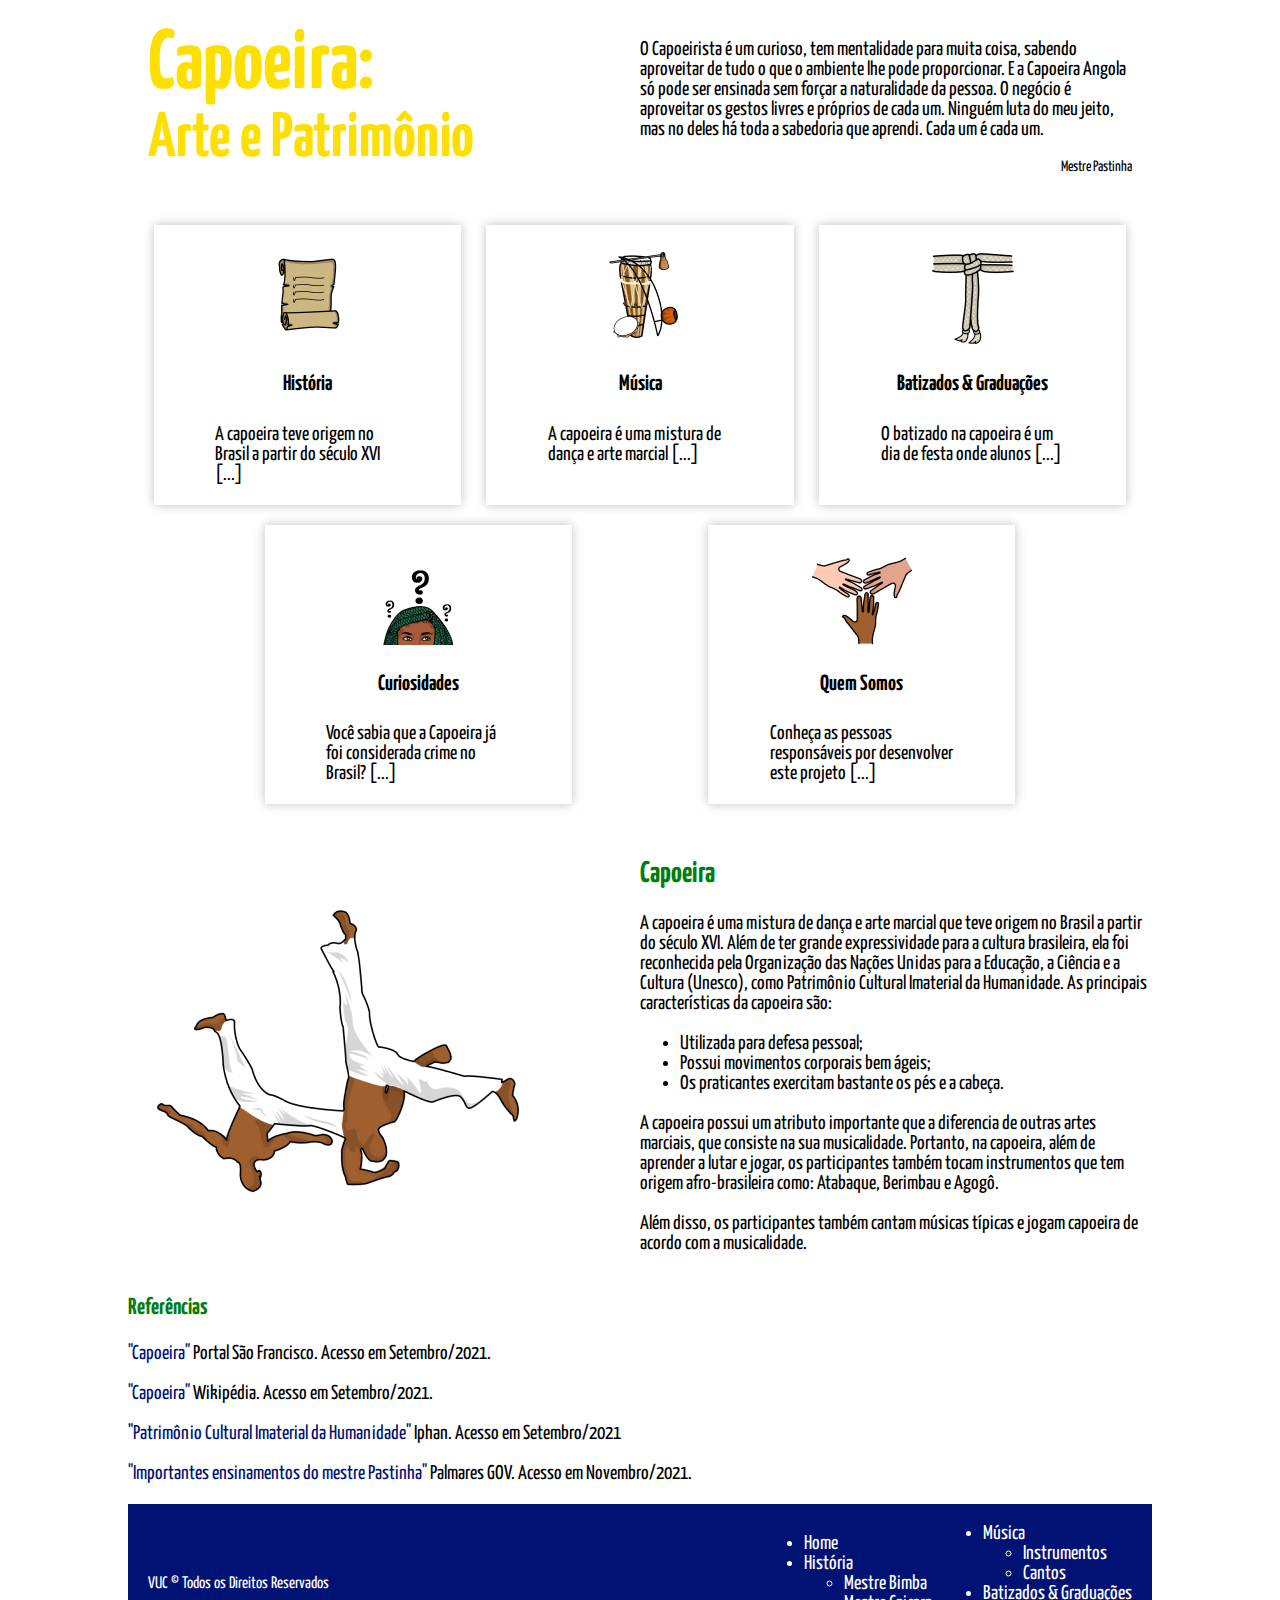
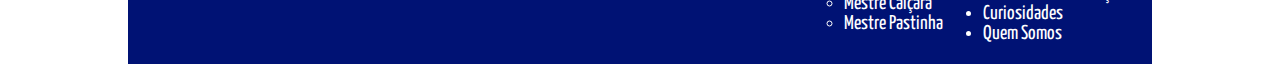
<file: index.html>
<!DOCTYPE html>
<html lang="pt-BR">

<head>
    <meta charset="UTF-8">
    <title>Home</title>
    <link rel="stylesheet" type="text/css" href="./css/estilo.css">
</head>

<body id="index">
    <header>
        <nav>
            <div class="flex flex-a-center p-around_pequeno">
                <a class="w-1-de-2" href="./index.html">
                    <hgroup>
                        <h1 class="m-none">
                            Capoeira:
                        </h1>
                        <h2 class="m-none">
                            Arte e Patrimônio
                        </h2>
                    </hgroup>
                </a>
                <div class="w-1-de-2 flex flex-vertical flex-a-end">
                    <blockquote class="m-none">
                        <p>
                            O Capoeirista é um curioso, tem mentalidade para muita coisa, sabendo aproveitar de tudo o que o ambiente lhe pode proporcionar. E a Capoeira Angola só pode ser ensinada sem forçar a naturalidade da pessoa. O negócio é aproveitar os gestos livres e próprios de cada um. Ninguém luta do meu jeito, mas no deles há toda a sabedoria que aprendi. Cada um é cada um.
                        </p>
                    </blockquote>
                    <p class="m-none autor">Mestre Pastinha</p>
                </div>
            </div>
            <ul class="flex flex-wrap flex-j-evenly l-style-none menu p-none">
                <li class="w-1-de-3 m-vertical_x-pequeno card-index p-vertical_pequeno">
                    <a class="flex flex-vertical flex-a-center" href="./historia.html">
                        <img src="./imagens/historia.png"
                            alt="Imagem do menu da página História">
                        <h4>História</h4>
                        <p class="w-2-de-3 m-none">
                            A capoeira teve origem no Brasil a partir do século XVI [...]
                        </p>
                    </a>
                </li>
                <li class="w-1-de-3 m-vertical_x-pequeno card-index p-vertical_pequeno">
                    <a class="flex flex-vertical flex-a-center" href="./musica.html">
                        <img src="./imagens/musica.png"
                            alt="Imagem do menu da página Música">
                        <h4>Música</h4>
                        <p class="w-2-de-3 m-none">
                            A capoeira é uma mistura de dança e arte marcial [...]
                        </p>
                    </a>
                </li>
                <li class="w-1-de-3 m-vertical_x-pequeno card-index p-vertical_pequeno">
                    <a class="flex flex-vertical flex-a-center" href="./batizados_graduacoes.html">
                        <img src="./imagens/graduacao.png"
                            alt="Imagem do menu da página Batizados & Graduações">
                        <h4>Batizados & Graduações</h4>
                        <p class="w-2-de-3 m-none">
                            O batizado na capoeira é um dia de festa onde alunos [...]
                        </p>
                    </a>
                </li>
                <li class="w-1-de-3 m-vertical_x-pequeno card-index p-vertical_pequeno">
                    <a class="flex flex-vertical flex-a-center" href="./curiosidades.html">
                        <img src="./imagens/curiosidades.png"
                            alt="Imagem do menu da página Curiosidades">
                        <h4>Curiosidades</h4>
                        <p class="w-2-de-3 m-none">
                            Você sabia que a Capoeira já foi considerada crime no Brasil? [...]
                        </p>
                    </a>
                </li>
                <li class="w-1-de-3 m-vertical_x-pequeno card-index p-vertical_pequeno">
                    <a class="flex flex-vertical flex-a-center" href="./quem_somos.html">
                        <img src="./imagens/quemsomos.png"
                            alt="Imagem do menu da página Quem Somos">
                        <h4>Quem Somos</h4>
                        <p class="w-2-de-3 m-none">
                            Conheça as pessoas responsáveis por desenvolver este projeto [...]
                        </p>
                    </a>
                </li>
            </ul>
        </nav>
    </header>
    <main class="flex flex-reverse flex-a-center">
        <article class="w-1-de-2">
            <h2>Capoeira</h2>
            <p>
                A capoeira é uma mistura de dança e arte marcial que teve origem no Brasil a partir do século XVI. Além de ter grande expressividade para a cultura brasileira, ela foi reconhecida pela Organização das Nações Unidas para a Educação, a Ciência e a Cultura (Unesco), como Patrimônio Cultural Imaterial da Humanidade. As principais características da capoeira são:
            </p>
            <ul>
                <li>Utilizada para defesa pessoal;</li>
                <li>Possui movimentos corporais bem ágeis;</li>
                <li>Os praticantes exercitam bastante os pés e a cabeça.</li>
            </ul>
            <p>
                A capoeira possui um atributo importante que a diferencia de outras artes marciais, que consiste na sua musicalidade. Portanto, na capoeira, além de aprender a lutar e jogar, os participantes também tocam instrumentos que tem origem afro-brasileira como: Atabaque, Berimbau e Agogô.
            </p>
            <p>
                Além disso, os participantes também cantam músicas típicas e jogam capoeira de acordo com a musicalidade.
            </p>
        </article>
        <aside class="w-1-de-2">
            <img src="./imagens/home.png"
            alt="Imagem de dois capoeirista">
        </aside>
    </main>
    <section class="referencias">
        <h3>Referências</h3>
        <p>
            <a href="https://www.portalsaofrancisco.com.br/esportes/capoeira" target="_blank">"Capoeira"</a> Portal São Francisco. Acesso em Setembro/2021.
        </p>
        <p>
            <a href="https://pt.wikipedia.org/wiki/Capoeira" target="_blank">"Capoeira"</a> Wikipédia. Acesso em Setembro/2021.
        </p>
        <p>
            <a href="http://portal.iphan.gov.br/pagina/detalhes/71#:~:text=O%20Patrim%C3%B4nio%20Cultural%20Imaterial%20da,pelas%20pr%C3%A1ticas%2C%20representa%C3%A7%C3%B5es%2C%20express%C3%B5es%2C" target="_blank">"Patrimônio Cultural Imaterial da Humanidade"</a> Iphan. Acesso em Setembro/2021
        </p>
        <p>
            <a href="https://www.palmares.gov.br/sites/000/2/download/pastinha.pdf" target="_blank">"Importantes ensinamentos do mestre Pastinha"</a>  Palmares GOV. Acesso em Novembro/2021. 
        </p>
    </section>
    <footer class="flex flex-reverse flex-a-center flex-j-between">
        <nav class="flex flex-a-center">
            <ul>
                <li><a href="index.html">Home</a></li>
                <li>
                    <a href="historia.html">História</a>
                    <ul>
                        <li><a href="mestre_bimba.html">Mestre Bimba</a></li>
                        <li><a href="mestre_caicara.html">Mestre Caiçara</a></li>
                        <li><a href="mestre_pastinha.html">Mestre Pastinha</a></li>
                    </ul>
                </li>
            </ul>
            <ul>
                <li>
                    <a href="musica.html">Música</a>
                    <ul>
                        <li><a href="instrumentos.html">Instrumentos</a></li>
                        <li><a href="cantos.html">Cantos</a></li>
                    </ul>
                </li>
                <li><a href="batizados_graduacoes.html">Batizados & Graduações</a></li>
                <li><a href="curiosidades.html">Curiosidades</a></li>
                <li><a href="quem_somos.html">Quem Somos</a></li>
            </ul>
        </nav>
        <small class="w-1-de-3">VUC © Todos os Direitos Reservados</small>
    </footer>
</body>
</html>
</file>
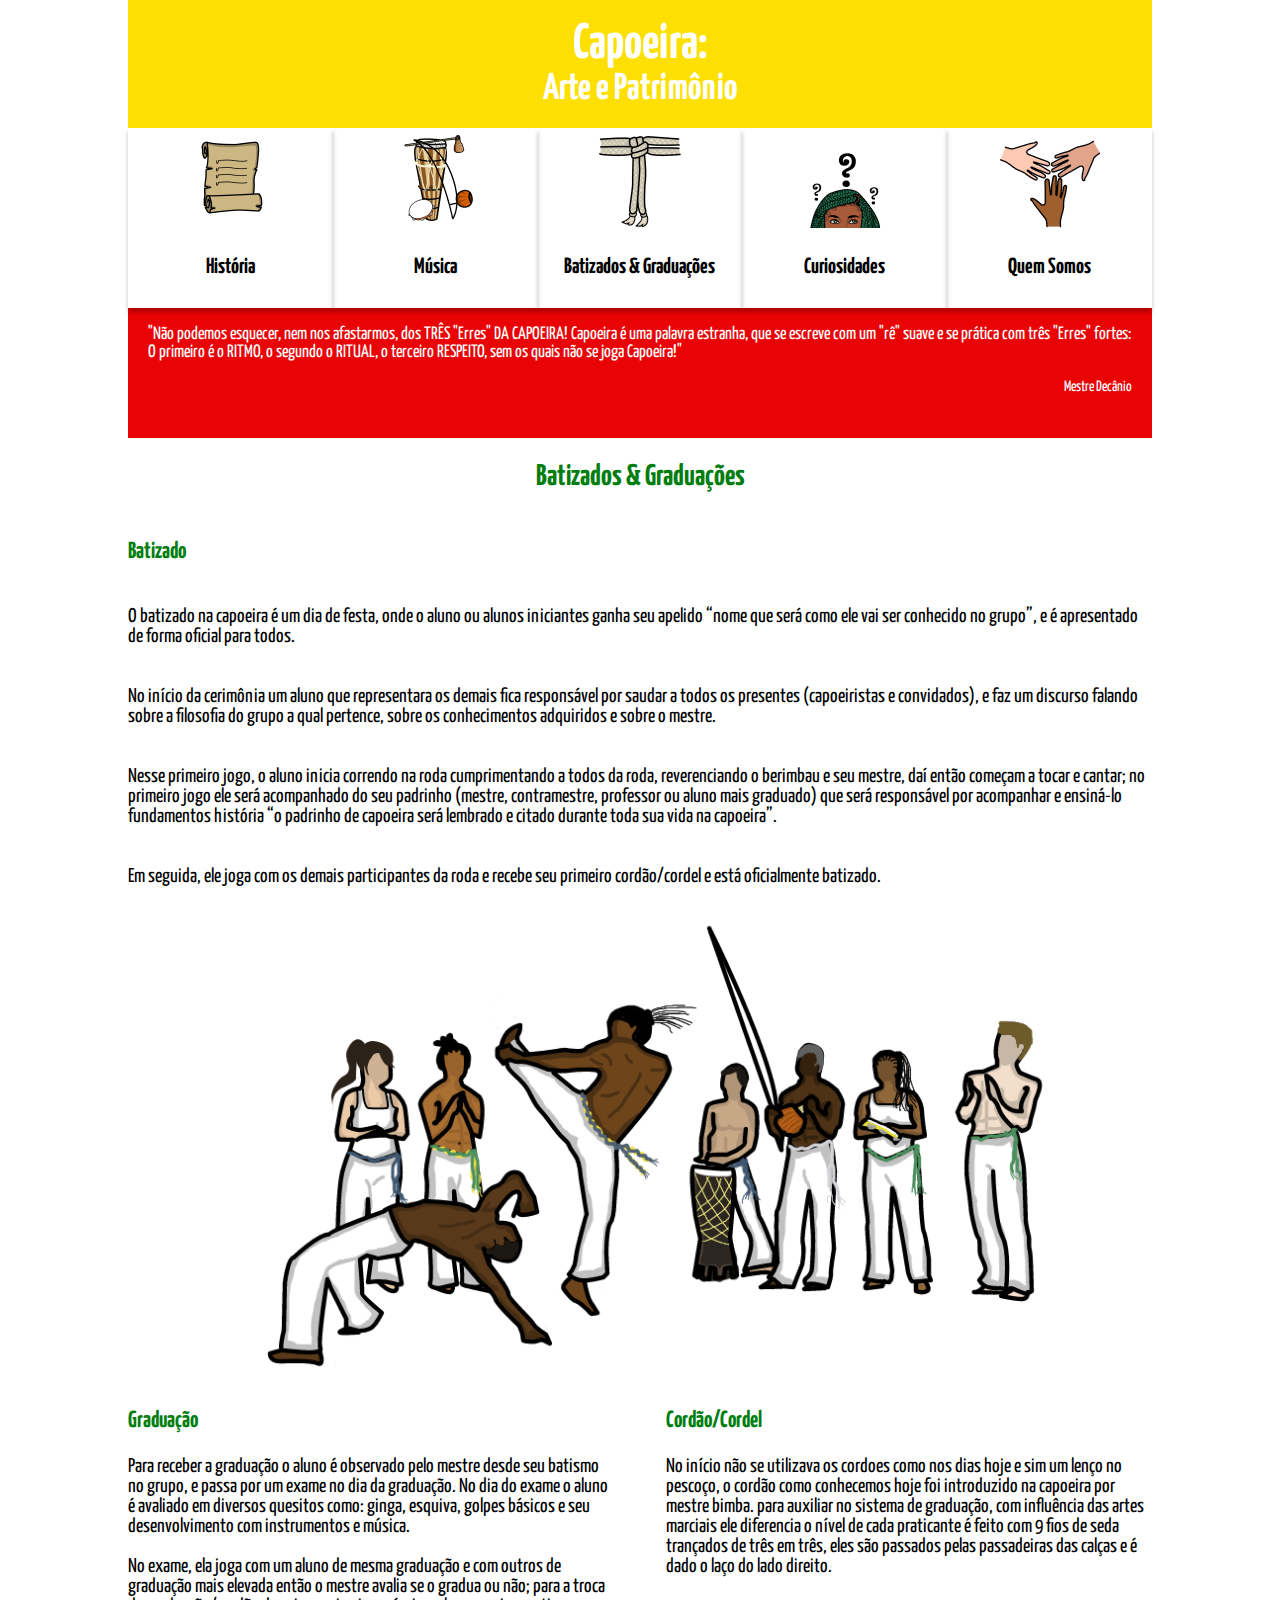
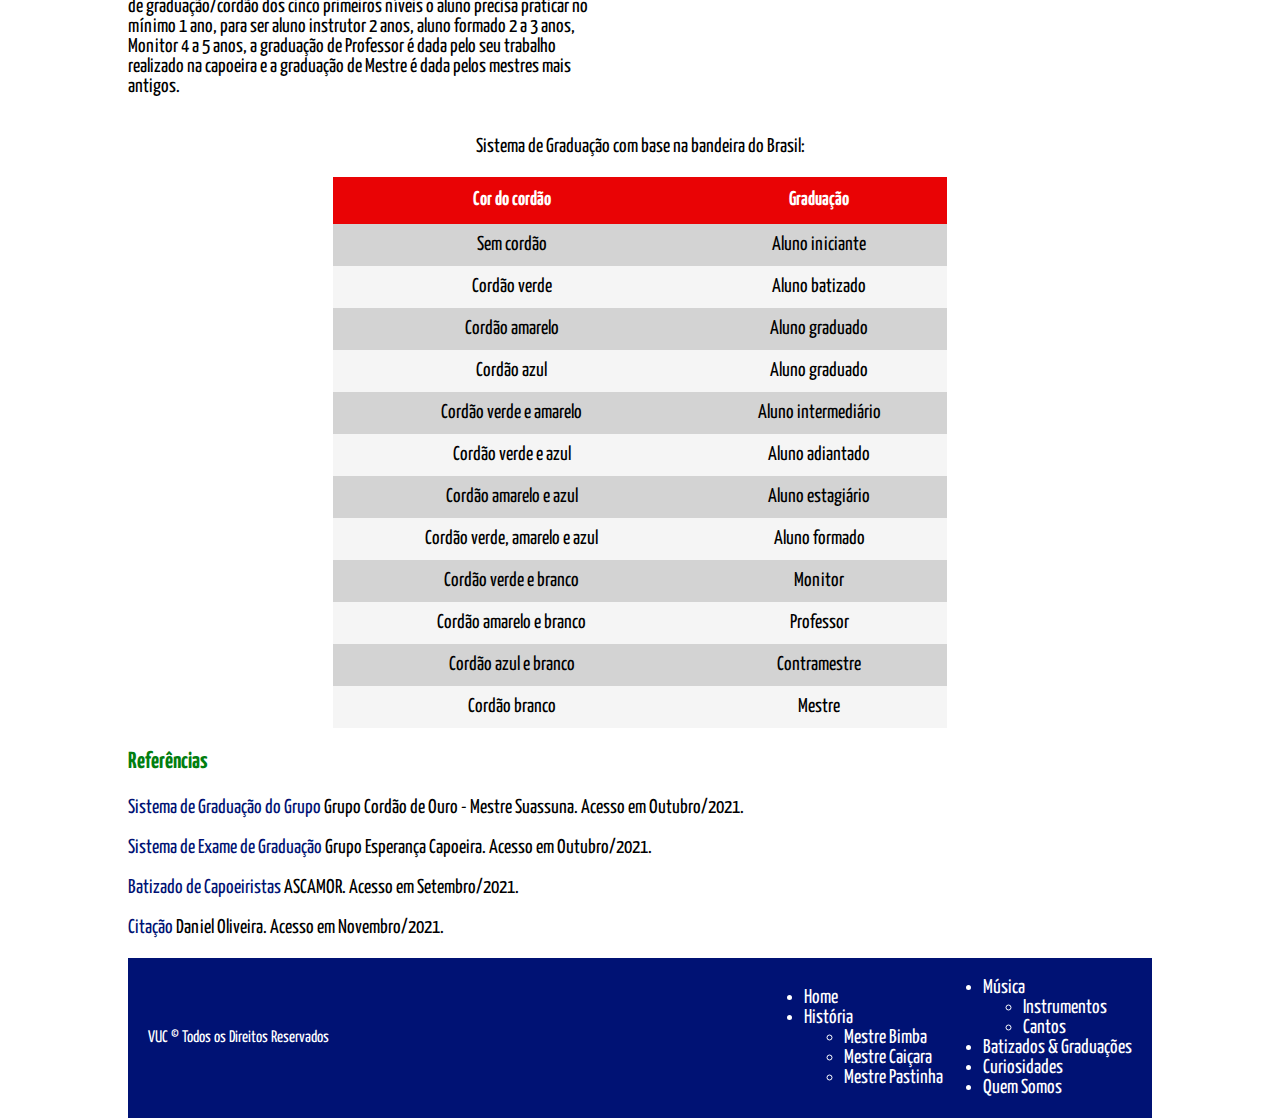
<file: batizados_graduacoes.html>
<!DOCTYPE html>
<html lang="pt-BR">

<head>
    <meta charset="UTF-8">
    <title>Batizados & Graduações</title>
    <link rel="stylesheet" type="text/css" href="./css/estilo.css">
</head>

<body>
    <header>
        <nav class="flex flex-vertical flex-a-center">
            <a class="cabecalho w-2-de-2 m-none p-vertical_pequeno" href="./index.html">
                <hgroup class="titulo text-a-center">
                    <h1 class="m-none">
                        Capoeira:
                    </h1>
                    <h2 class="m-none">
                        Arte e Patrimônio
                    </h2>
                </hgroup>
            </a>
            <ul class="flex menu flex-j-evenly w-2-de-2 l-style-none m-none p-none">
                <li class="w-1-de-5 card-menu">
                    <a class="flex flex-vertical flex-a-center" href="./historia.html">
                        <img src="./imagens/historia.png"
                            alt="Imagem do menu da página História">
                        <h4>História</h4>
                    </a>
                    <ul class="menu-dropdown oculto p-none l-style-none text-a-center">
                        <li>
                            <a href="./mestre_bimba.html">
                                Mestre Bimba
                            </a>
                        </li>
                        <li>
                            <a href="./mestre_caicara.html">
                                Mestre Caiçara
                            </a>
                        </li>
                        <li>
                            <a href="./mestre_pastinha.html">
                                Mestre Pastinha
                            </a>
                        </li>
                    </ul>
                </li>
                <li class="w-1-de-5 card-menu">
                    <a class="flex flex-vertical flex-a-center" href="./musica.html">
                        <img src="./imagens/musica.png"
                            alt="Imagem do menu da página Música">
                        <h4>Música</h4>
                    </a>
                    <ul class="menu-dropdown oculto p-none l-style-none text-a-center">
                        <li>
                            <a href="./instrumentos.html">
                               Instrumentos
                            </a>
                        </li>
                        <li>
                            <a href="./cantos.html">
                                Cantos
                            </a>
                        </li>
                    </ul>
                </li>
                <li class="w-1-de-5 card-menu">
                    <a class="flex flex-vertical flex-a-center" href="./batizados_graduacoes.html">
                        <img src="./imagens/graduacao.png"
                            alt="Imagem do menu da página Batizados & Graduações">
                        <h4>Batizados & Graduações</h4>
                    </a>
                </li>
                <li class="w-1-de-5 card-menu">
                    <a class="flex flex-vertical flex-a-center" href="./curiosidades.html">
                        <img src="./imagens/curiosidades.png"
                            alt="Imagem do menu da página Curiosidades">
                        <h4>Curiosidades</h4>
                    </a>
                </li>
                <li class="w-1-de-5 card-menu">
                    <a class="flex flex-vertical flex-a-center" href="./quem_somos.html">
                        <img src="./imagens/quemsomos.png"
                            alt="Imagem do menu da página Quem Somos">
                        <h4>Quem Somos</h4>
                    </a>
                </li>
            </ul>
        </nav>
    </header>
    <div class="flex flex-vertical flex-a-end citacao p-horizontal_pequeno">
        <blockquote class="m-none">
            <p>
                "Não podemos esquecer, nem nos afastarmos, dos TRÊS "Erres" DA CAPOEIRA! Capoeira é uma palavra estranha, que se escreve com um "rê" suave e se prática com três "Erres" fortes: O primeiro é o RITMO, o segundo o RITUAL, o terceiro RESPEITO, sem os quais não se joga Capoeira!"
            </p>
        </blockquote>
        <p class="m-none autor">Mestre Decânio</p>
    </div>
    <article>
        <h2 class="text-a-center">Batizados & Graduações</h2>
        <section class="flex flex-vertical flex-a-center">
            <h3 class="w-2-de-2">Batizado</h3>
            <p>
                O batizado na capoeira é um dia de festa, onde o aluno ou alunos iniciantes ganha seu apelido “nome que
                será como ele vai ser conhecido no grupo”, e é apresentado de forma oficial para todos.
            </p>
            <p>
                No início da cerimônia um aluno que representara os demais fica responsável por saudar a todos os
                presentes (capoeiristas e convidados), e faz um discurso falando sobre a filosofia do grupo a qual
                pertence, sobre os conhecimentos adquiridos e sobre o mestre.
            </p>
            <p>
                Nesse primeiro jogo, o aluno inicia correndo na roda cumprimentando a todos da roda, reverenciando o
                berimbau e seu mestre, daí então começam a tocar e cantar; no primeiro jogo ele será acompanhado do seu
                padrinho (mestre, contramestre, professor ou aluno mais graduado) que será responsável por acompanhar e
                ensiná-lo fundamentos história “o padrinho de capoeira será lembrado e citado durante toda sua vida na
                capoeira”.
            </p>
            <p class="w-2-de-2">
                Em seguida, ele joga com os demais participantes da roda e recebe seu primeiro cordão/cordel e está
                oficialmente batizado.
            </p>
            <img class="" src="./imagens/batizados-roda.png" alt="Imagem de uma roda de capoeira.">
        </section>
        <div class="flex flex-j-between">
            <section>
                <h3>Graduação</h3>
                <p class="w-3-de-3">
                    Para receber a graduação o aluno é observado pelo mestre desde seu batismo no grupo, e passa por um
                    exame no dia da graduação. No dia do exame o aluno é avaliado em diversos quesitos como: ginga,
                    esquiva, golpes básicos e seu desenvolvimento com instrumentos e música.
                </p>
                <p class="w-3-de-3">
                    No exame, ela joga com um aluno de mesma graduação e com outros de graduação mais elevada então o
                    mestre avalia se o gradua ou não; para a troca de graduação/cordão dos cinco primeiros níveis o
                    aluno precisa praticar no mínimo 1 ano, para ser aluno instrutor 2 anos, aluno formado 2 a 3 anos,
                    Monitor 4 a 5 anos, a graduação de Professor é dada pelo seu trabalho realizado na capoeira e a
                    graduação de Mestre é dada pelos mestres mais antigos.
                </p>
            </section>
            <section>
                <h3>Cordão/Cordel</h3>
                <p>
                    No início não se utilizava os cordoes como nos dias hoje e sim um lenço no pescoço, o cordão como
                    conhecemos hoje foi introduzido na capoeira por mestre bimba. para auxiliar no sistema de graduação,
                    com influência das artes marciais ele diferencia o nível de cada praticante é feito com 9 fios de
                    seda trançados de três em três, eles são passados pelas passadeiras das calças e é dado o laço do
                    lado direito.
                </p>
            </section>
        </div>
        <div class="flex flex-vertical flex-a-center">
            <p>
                Sistema de Graduação com base na bandeira do Brasil:
            </p>
            <table class="w-2-de-3 text-a-center">
                <thead>
                    <tr>
                        <th>Cor do cordão</th>
                        <th>Graduação</th>
                    </tr>
                </thead>
                <tbody>
                    <tr>
                        <td>Sem cordão</td>
                        <td>Aluno iniciante</td>
                    </tr>
                    <tr>
                        <td>Cordão verde</td>
                        <td>Aluno batizado</td>
                    </tr>
                    <tr>
                        <td>Cordão amarelo</td>
                        <td>Aluno graduado</td>
                    </tr>
                    <tr>
                        <td>Cordão azul</td>
                        <td>Aluno graduado</td>
                    </tr>
                    <tr>
                        <td>Cordão verde e amarelo</td>
                        <td>Aluno intermediário</td>
                    </tr>
                    <tr>
                        <td>Cordão verde e azul</td>
                        <td>Aluno adiantado</td>
                    </tr>
                    <tr>
                        <td>Cordão amarelo e azul</td>
                        <td>Aluno estagiário</td>
                    </tr>
                    <tr>
                        <td>Cordão verde, amarelo e azul</td>
                        <td>Aluno formado</td>
                    </tr>
                    <tr>
                        <td>Cordão verde e branco</td>
                        <td>Monitor</td>
                    </tr>
                    <tr>
                        <td>Cordão amarelo e branco</td>
                        <td>Professor</td>
                    </tr>
                    <tr>
                        <td>Cordão azul e branco</td>
                        <td>Contramestre</td>
                    </tr>
                    <tr>
                        <td>Cordão branco</td>
                        <td>Mestre</td>
                    </tr>
                </tbody>
            </table>
        </div>
    </article>
    <section class="referencias">
        <h3>Referências</h3>
        <p>
            <a href="http://www.grupocordaodeouro.com.br/index-en.php?pagina=arquivos/graduacao-en" target="_blank">Sistema de Graduação do Grupo</a> Grupo Cordão de Ouro - Mestre Suassuna. Acesso em Outubro/2021.
        </p>
        <p>
            <a href="https://grupoesperancacapoeiratiangua.blogspot.com/2014/11/exame-de-graduacao-atual-grupo.html" target="_blank">Sistema de Exame de Graduação</a> Grupo Esperança Capoeira. Acesso em Outubro/2021.
        </p>
        <p>
            <a href="http://www.ascamor.org.br/graduacao.php" target="_blank">Batizado de Capoeiristas</a> ASCAMOR. Acesso em Setembro/2021.
        </p>
        <p>
            <a href="http://2.bp.blogspot.com/-60R_KDa2aXg/TyxYI7goQEI/AAAAAAAAApg/u_tN2dv9kcg/s400/Mestre+dec%C3%A2nio.png" target="_blank">Citação</a> Daniel Oliveira. Acesso em Novembro/2021.
        </p>
    </section>
    <footer class="flex flex-reverse flex-a-center flex-j-between">
        <nav class="flex flex-a-center">
            <ul>
                <li><a href="index.html">Home</a></li>
                <li>
                    <a href="historia.html">História</a>
                    <ul>
                        <li><a href="mestre_bimba.html">Mestre Bimba</a></li>
                        <li><a href="mestre_caicara.html">Mestre Caiçara</a></li>
                        <li><a href="mestre_pastinha.html">Mestre Pastinha</a></li>
                    </ul>
                </li>
            </ul>
            <ul>
                <li>
                    <a href="musica.html">Música</a>
                    <ul>
                        <li><a href="instrumentos.html">Instrumentos</a></li>
                        <li><a href="cantos.html">Cantos</a></li>
                    </ul>
                </li>
                <li><a href="batizados_graduacoes.html">Batizados & Graduações</a></li>
                <li><a href="curiosidades.html">Curiosidades</a></li>
                <li><a href="quem_somos.html">Quem Somos</a></li>
            </ul>
        </nav>
        <small class="w-1-de-3">VUC © Todos os Direitos Reservados</small>
    </footer>
</body>

</html>
</file>
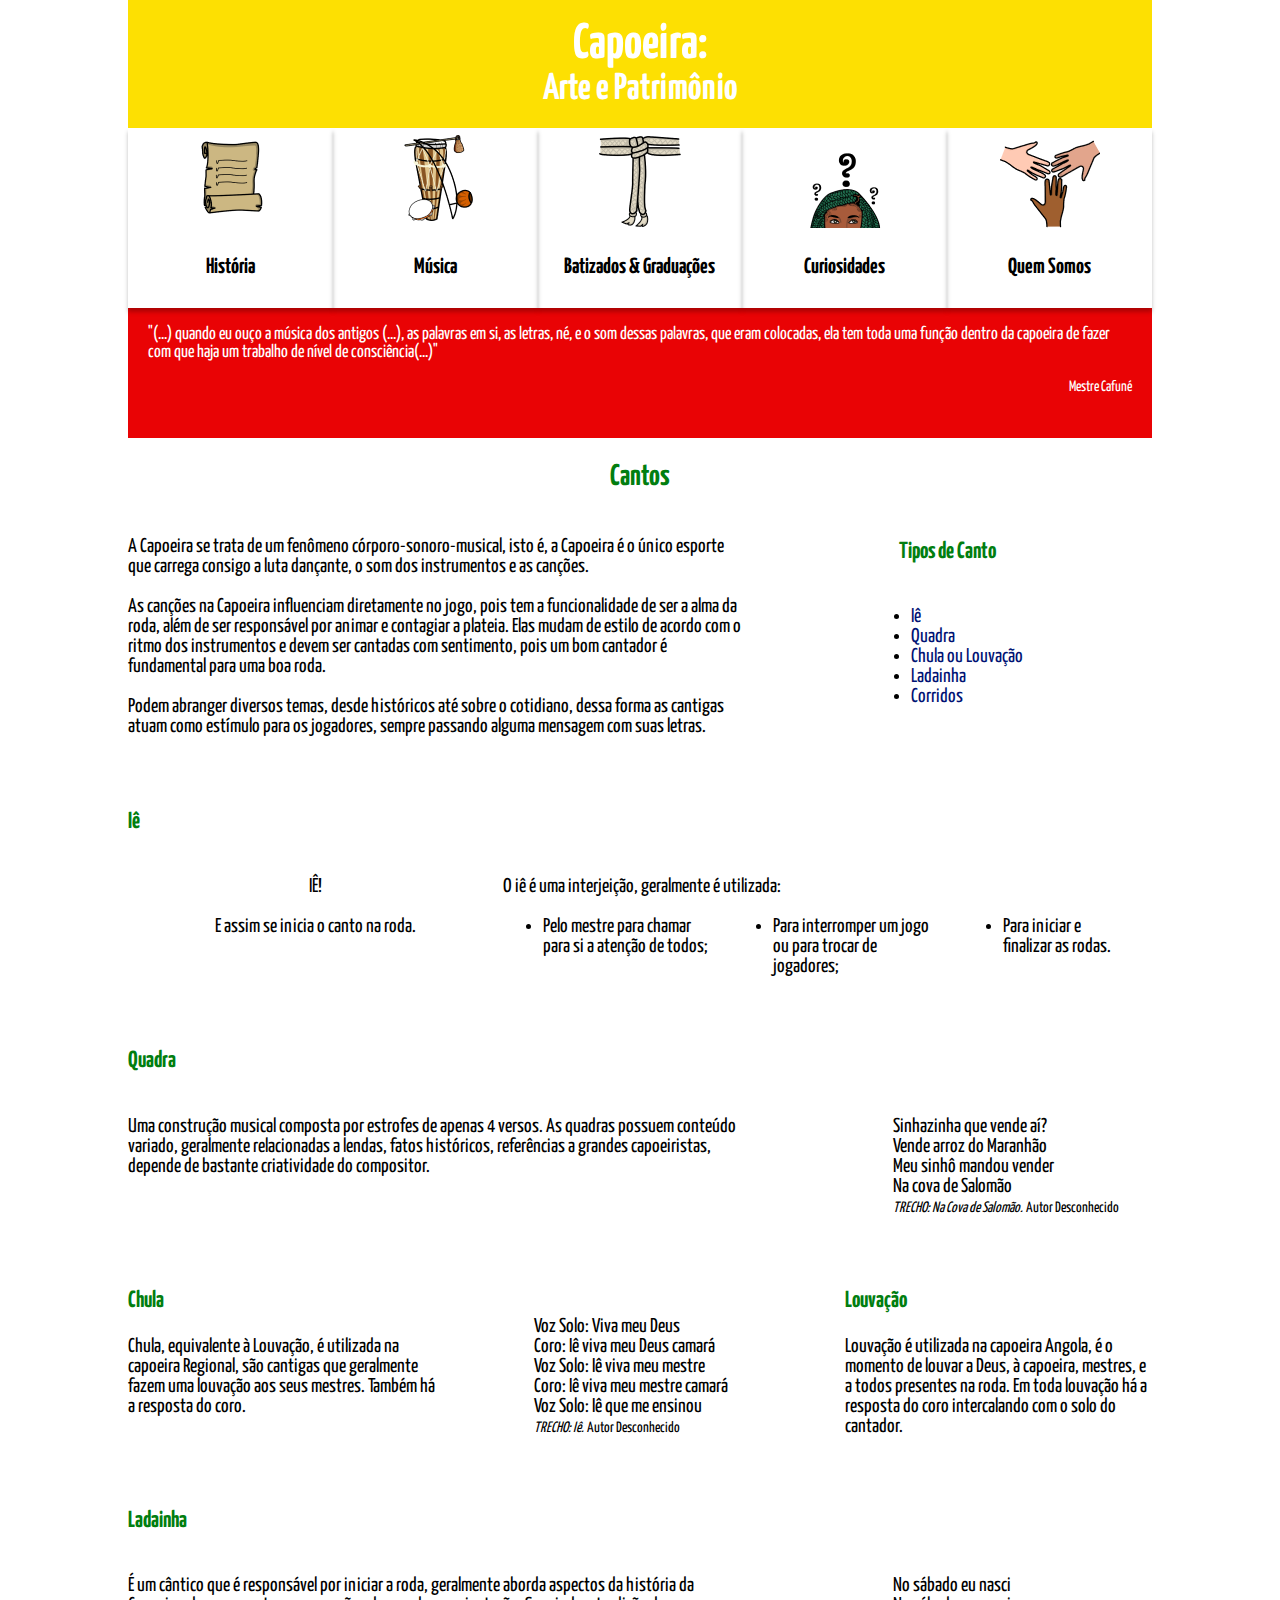
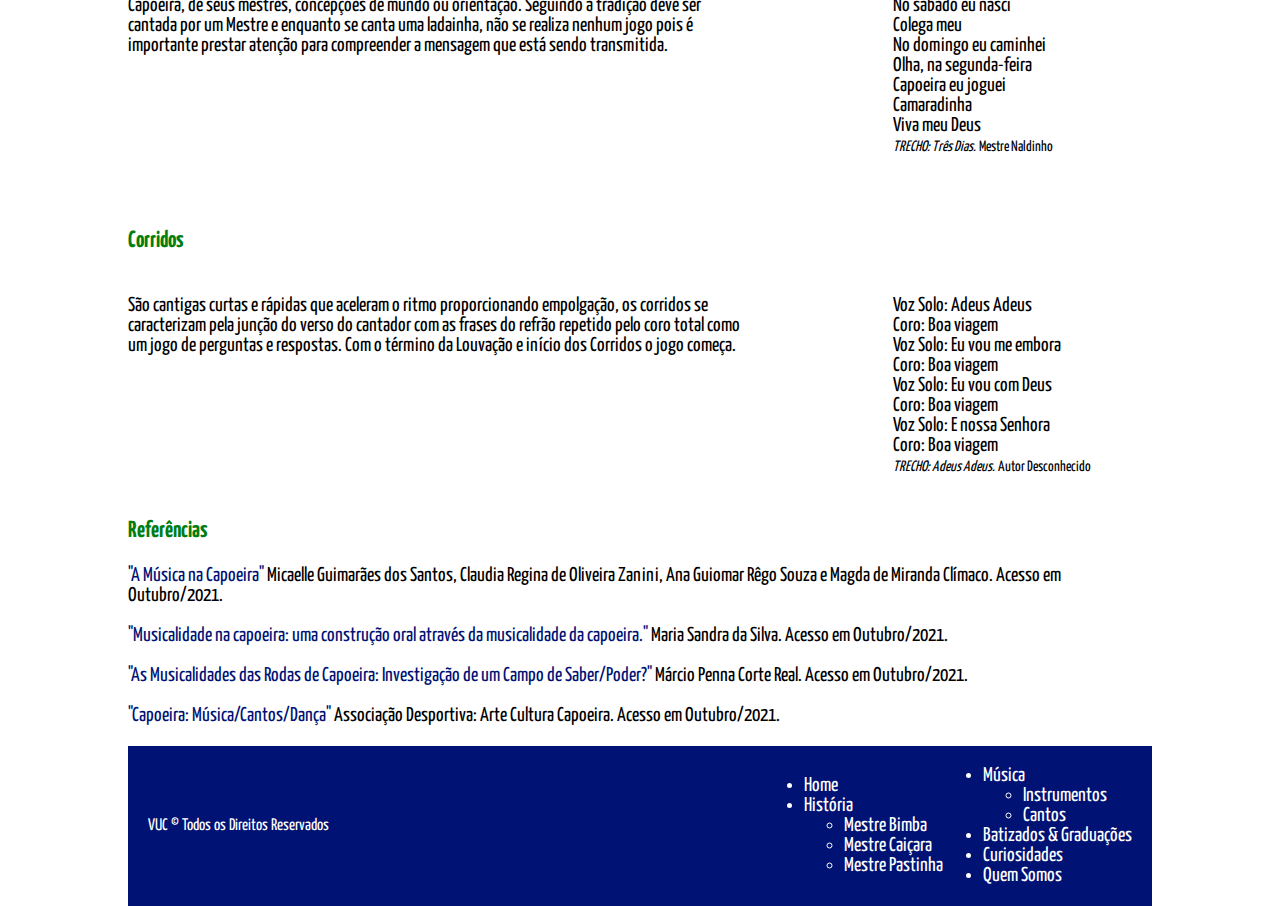
<file: cantos.html>
<!DOCTYPE html>
<html lang="pt-BR">

<head>
    <meta charset="UTF-8">
    <title>Cantos</title>
    <link rel="stylesheet" type="text/css" href="./css/estilo.css">
</head>

<body>
    <header>
        <nav class="flex flex-vertical flex-a-center">
            <a class="cabecalho w-2-de-2 m-none p-vertical_pequeno" href="./index.html">
                <hgroup class="titulo text-a-center">
                    <h1 class="m-none">
                        Capoeira:
                    </h1>
                    <h2 class="m-none">
                        Arte e Patrimônio
                    </h2>
                </hgroup>
            </a>
            <ul class="flex menu flex-j-evenly w-2-de-2 l-style-none m-none p-none">
                <li class="w-1-de-5 card-menu">
                    <a class="flex flex-vertical flex-a-center" href="./historia.html">
                        <img src="./imagens/historia.png"
                            alt="Imagem do menu da página História">
                        <h4>História</h4>
                    </a>
                    <ul class="menu-dropdown oculto p-none l-style-none text-a-center">
                        <li>
                            <a href="./mestre_bimba.html">
                                Mestre Bimba
                            </a>
                        </li>
                        <li>
                            <a href="./mestre_caicara.html">
                                Mestre Caiçara
                            </a>
                        </li>
                        <li>
                            <a href="./mestre_pastinha.html">
                                Mestre Pastinha
                            </a>
                        </li>
                    </ul>
                </li>
                <li class="w-1-de-5 card-menu">
                    <a class="flex flex-vertical flex-a-center" href="./musica.html">
                        <img src="./imagens/musica.png"
                            alt="Imagem do menu da página Música">
                        <h4>Música</h4>
                    </a>
                    <ul class="menu-dropdown oculto p-none l-style-none text-a-center">
                        <li>
                            <a href="./instrumentos.html">
                               Instrumentos
                            </a>
                        </li>
                        <li>
                            <a href="./cantos.html">
                                Cantos
                            </a>
                        </li>
                    </ul>
                </li>
                <li class="w-1-de-5 card-menu">
                    <a class="flex flex-vertical flex-a-center" href="./batizados_graduacoes.html">
                        <img src="./imagens/graduacao.png"
                            alt="Imagem do menu da página Batizados & Graduações">
                        <h4>Batizados & Graduações</h4>
                    </a>
                </li>
                <li class="w-1-de-5 card-menu">
                    <a class="flex flex-vertical flex-a-center" href="./curiosidades.html">
                        <img src="./imagens/curiosidades.png"
                            alt="Imagem do menu da página Curiosidades">
                        <h4>Curiosidades</h4>
                    </a>
                </li>
                <li class="w-1-de-5 card-menu">
                    <a class="flex flex-vertical flex-a-center" href="./quem_somos.html">
                        <img src="./imagens/quemsomos.png"
                            alt="Imagem do menu da página Quem Somos">
                        <h4>Quem Somos</h4>
                    </a>
                </li>
            </ul>
        </nav>
    </header>
    <div class="flex flex-vertical flex-a-end citacao p-horizontal_pequeno">
        <blockquote class="m-none">
            <p>
                "(...) quando eu ouço a música dos antigos (...), as palavras em si, as letras, né, e o som dessas palavras, que eram colocadas, ela tem toda uma função dentro da capoeira de fazer com que haja um trabalho de nível de consciência(...)"
            </p>
        </blockquote>
        <p class="m-none autor">Mestre Cafuné</p>
    </div>
    <main class="flex flex-wrap">
        <h2 class="text-a-center w-2-de-2">Cantos</h2>
        <article class="w-2-de-3">
            <h2 class="oculto">Cantos</h2>
            <p>
                A Capoeira se trata de um fenômeno córporo-sonoro-musical, isto é, a Capoeira é o único esporte que carrega consigo a luta dançante, o som dos instrumentos e as canções.
            </p>
            <p>
                As canções na Capoeira influenciam diretamente no jogo, pois tem a funcionalidade de ser a alma da roda, além de ser responsável por animar e contagiar a plateia. Elas mudam de estilo de acordo com o ritmo dos instrumentos e devem ser cantadas com sentimento, pois um bom cantador é fundamental para uma boa roda.
            </p>
            <p>
                Podem abranger diversos temas, desde históricos até sobre o cotidiano, dessa forma as cantigas atuam como estímulo para os jogadores, sempre passando alguma mensagem com suas letras.
            </p>
        </article>
        <aside class="w-2-de-5">
            <h3 class="text-a-center">Tipos de Canto</h3>
            <nav class="flex flex-vertical flex-a-center">
                <ul>
                    <li><a href="#ie">Iê</a></li>
                    <li><a href="#quadra">Quadra</a></li>
                    <li><a href="#chula">Chula ou Louvação</a></li>
                    <li><a href="#ladainha">Ladainha</a></li>
                    <li><a href="#corridos">Corridos</a></li>
                </ul>
            </nav>
        </aside>
    </main>
    <section id="ie" class="p-top_medio">
        <h3>Iê</h3>
        <div class="flex flex-j-evenly">
            <div class="w-1-de-3 text-a-center">
                <p>
                    IÊ!
                </p>
                <p>
                    E assim se inicia o canto na roda.
                </p>
            </div>
            <div class="w-2-de-3">
                <p>O iê é uma interjeição, geralmente é utilizada:</p>
                <ul class="flex flex-j-between">
                    <li class="w-1-de-3">Pelo mestre para chamar para si a atenção de todos;</li>
                    <li class="w-1-de-3">Para interromper um jogo ou para trocar de jogadores;</li>
                    <li class="w-1-de-5">Para iniciar e finalizar as rodas.</li>
                </ul>
            </div>
        </div>
    </section>
    <section id="quadra" class="p-top_medio">
        <h3>Quadra</h3>
        <div class="flex flex-j-between">
            <p class="w-2-de-3">
                Uma construção musical composta por estrofes de apenas 4 versos. As quadras possuem conteúdo variado, geralmente relacionadas a lendas, fatos históricos, referências a grandes capoeiristas, depende de bastante criatividade do compositor.
            </p>
            <pre class="w-1-de-3">
                Sinhazinha que vende aí? 
                Vende arroz do Maranhão 
                Meu sinhô mandou vender 
                Na cova de Salomão
                <cite class="autor">TRECHO: Na Cova de Salomão.</cite> <span class="autor">Autor Desconhecido</span></pre>
        </div>
    </section>
    <section id="chula" class="flex flex-j-between p-top_medio">
        <div class="w-1-de-3">
            <h3>Chula</h3>
            <p>
                Chula, equivalente à Louvação, é utilizada na capoeira Regional, são cantigas que geralmente fazem uma louvação aos seus mestres. Também há a resposta do coro.
            </p>
        </div>
        <div class="w-1-de-3 flex flex-a-end">
            <pre>
                Voz Solo: Viva meu Deus 
                Coro: Iê viva meu Deus camará 
                Voz Solo: Iê viva meu mestre  
                Coro: Iê viva meu mestre camará 
                Voz Solo: Iê que me ensinou 
                <cite class="autor">TRECHO: Iê.</cite> <span class="autor">Autor Desconhecido</span></pre>
        </div>
        <div class="w-1-de-3">
            <h3>Louvação</h3>
            <p>
                Louvação é utilizada na capoeira Angola, é o momento de louvar a Deus, à capoeira, mestres, e a todos presentes na roda. Em toda louvação há a resposta do coro intercalando com o solo do cantador.
            </p>
        </div>
    </section>
    <section id="ladainha" class="p-top_medio">
        <h3>Ladainha</h3>
        <div class="flex flex-j-between">
            <p class="w-2-de-3">
                É um cântico que é responsável por iniciar a roda, geralmente aborda aspectos da história da Capoeira, de seus mestres, concepções de mundo ou orientação. Seguindo a tradição deve ser cantada por um Mestre e enquanto se canta uma ladainha, não se realiza nenhum jogo pois é importante prestar atenção para compreender a mensagem que está sendo transmitida.
            </p>
            <pre class="w-1-de-3">
                No sábado eu nasci
                No sábado eu nasci
                Colega meu
                No domingo eu caminhei
                Olha, na segunda-feira
                Capoeira eu joguei
                Camaradinha
                Viva meu Deus
                <cite class="autor">TRECHO: Três Dias.</cite> <span class="autor">Mestre Naldinho</span></pre>
        </div>
    </section>
    <section id="corridos" class="p-top_medio">
        <h3>Corridos</h3>
        <div class="flex flex-j-between">
            <p class="w-2-de-3">
                São cantigas curtas e rápidas que aceleram o ritmo proporcionando empolgação, os corridos se caracterizam pela junção do verso do cantador com as frases do refrão repetido pelo coro total como um jogo de perguntas e respostas. Com o término da Louvação e início dos Corridos o jogo começa.
            </p>
            <pre class="w-1-de-3">
                Voz Solo: Adeus Adeus
                Coro: Boa viagem
                Voz Solo: Eu vou me embora
                Coro: Boa viagem
                Voz Solo: Eu vou com Deus
                Coro: Boa viagem
                Voz Solo: E nossa Senhora
                Coro: Boa viagem
                <cite class="autor">TRECHO: Adeus Adeus.</cite> <span class="autor">Autor Desconhecido</span></pre>
        </div>
    </section>
    <section class="referencias">
        <h3>Referências</h3>
        <p>
            <a href="https://www.academia.edu/32568538/A_M%C3%9ASICA_NA_CAPOEIRA" target="_blank">"A Música na Capoeira"</a> Micaelle Guimarães dos Santos, Claudia Regina de Oliveira Zanini, Ana Guiomar Rêgo Souza e Magda de Miranda Clímaco. Acesso em Outubro/2021.
        </p>
        <p>
            <a href="http://www.repositorio.ufal.br/bitstream/riufal/3599/1/Musicalidade%20na%20capoeira%3A%20uma%20constru%C3%A7%C3%A3o%20oral%20atrav%C3%A9s%20da%20musicalidade%20da%20capoeira.pdf" target="_blank">"Musicalidade na capoeira: uma construção oral através da musicalidade da capoeira."</a> Maria Sandra da Silva. Acesso em Outubro/2021.
        </p>
        <p>
            <a href="https://repositorio.bc.ufg.br/bitstream/ri/4104/2/29513-124533-1-PB.pdf" target="_blank">"As Musicalidades das Rodas de Capoeira: Investigação de um Campo de Saber/Poder?"</a> Márcio Penna Corte Real. Acesso em Outubro/2021.
        </p>
        <p>
            <a href="https://www.arteculturacapoeira.com.br/site/index.php?option=com_content&view=article&id=100&Itemid=83 " target="_blank">"Capoeira: Música/Cantos/Dança"</a> Associação Desportiva: Arte Cultura Capoeira. Acesso em Outubro/2021.
        </p>
    </section>
    <footer class="flex flex-reverse flex-a-center flex-j-between">
        <nav class="flex flex-a-center">
            <ul>
                <li><a href="index.html">Home</a></li>
                <li>
                    <a href="historia.html">História</a>
                    <ul>
                        <li><a href="mestre_bimba.html">Mestre Bimba</a></li>
                        <li><a href="mestre_caicara.html">Mestre Caiçara</a></li>
                        <li><a href="mestre_pastinha.html">Mestre Pastinha</a></li>
                    </ul>
                </li>
            </ul>
            <ul>
                <li>
                    <a href="musica.html">Música</a>
                    <ul>
                        <li><a href="instrumentos.html">Instrumentos</a></li>
                        <li><a href="cantos.html">Cantos</a></li>
                    </ul>
                </li>
                <li><a href="batizados_graduacoes.html">Batizados & Graduações</a></li>
                <li><a href="curiosidades.html">Curiosidades</a></li>
                <li><a href="quem_somos.html">Quem Somos</a></li>
            </ul>
        </nav>
        <small class="w-1-de-3">VUC © Todos os Direitos Reservados</small>
    </footer>
</body>
</html>
</file>
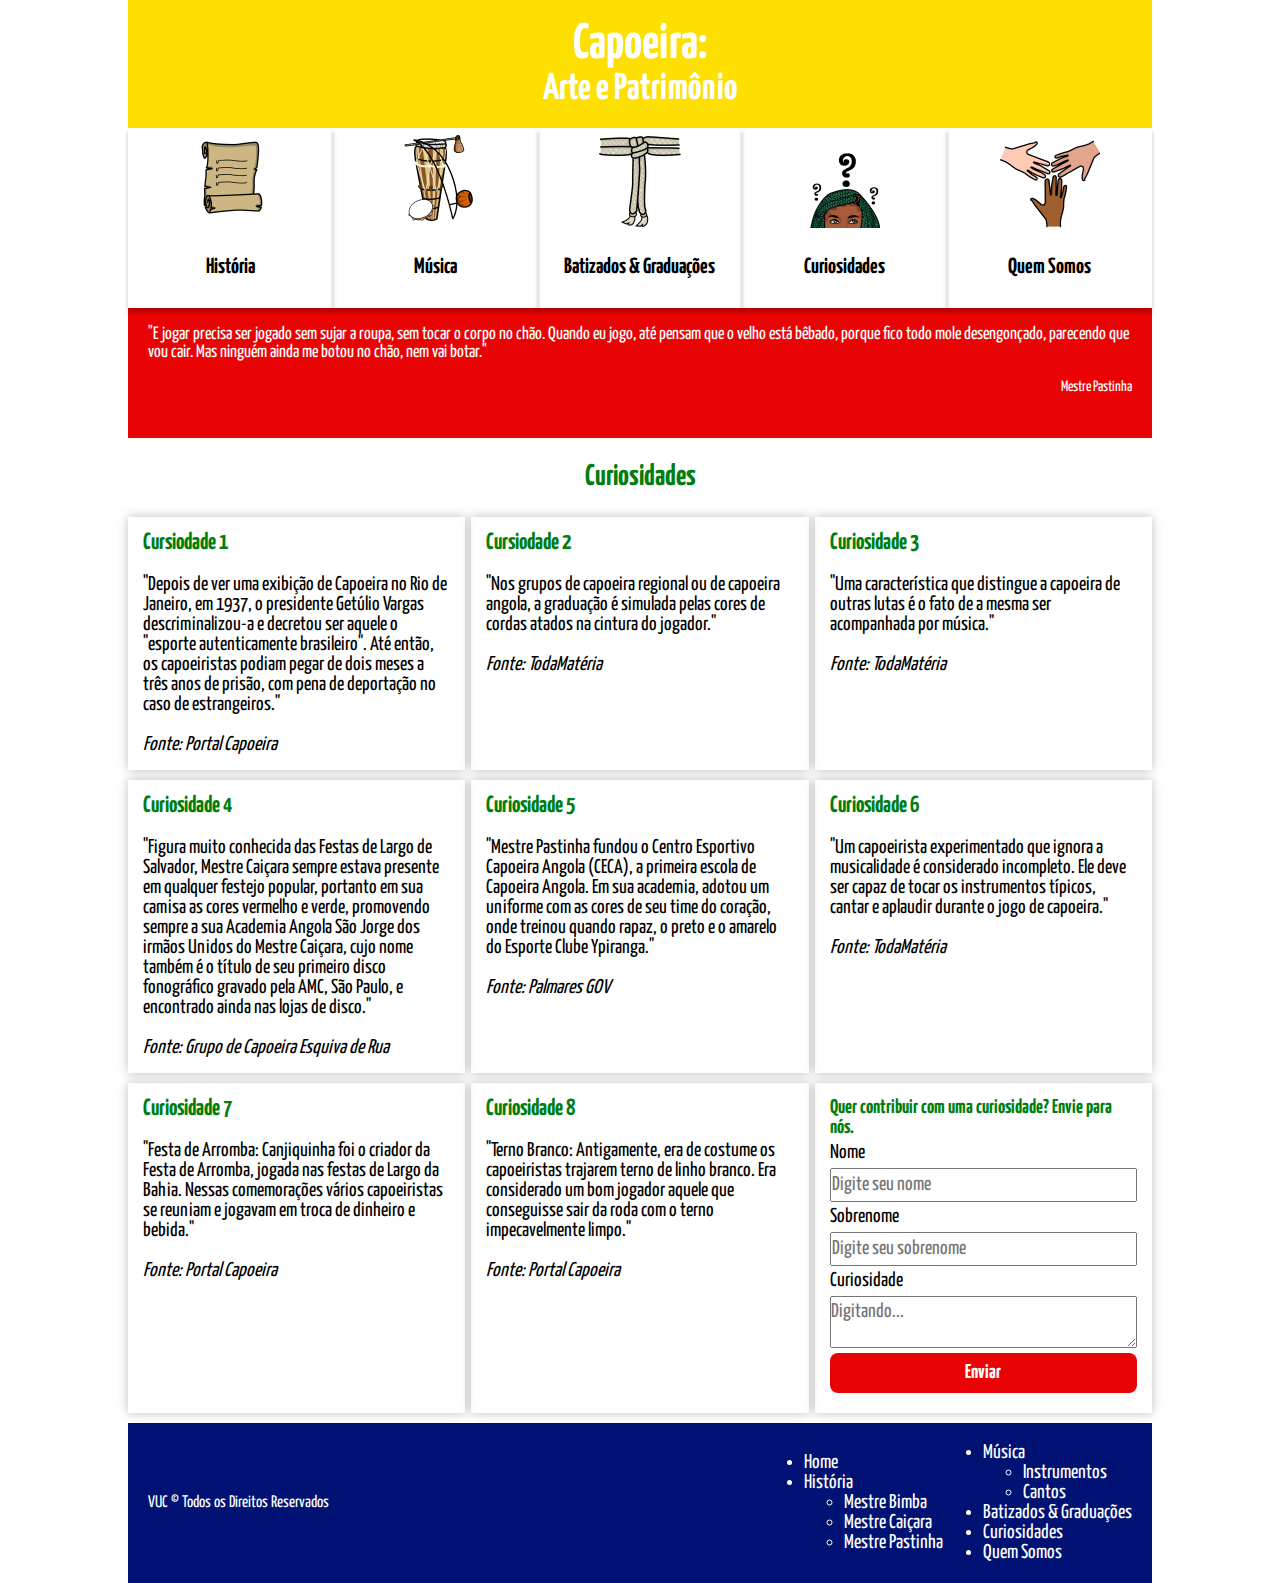
<file: curiosidades.html>
<!DOCTYPE html>
<html lang="pt-BR">

<head>
    <meta charset="UTF-8">
    <title>Curiosidades</title>
    <link rel="stylesheet" type="text/css" href="./css/estilo.css">
</head>

<body id="curiosidades">
    <header>
        <nav class="flex flex-vertical flex-a-center">
            <a class="cabecalho w-2-de-2 m-none p-vertical_pequeno" href="./index.html">
                <hgroup class="titulo text-a-center">
                    <h1 class="m-none">
                        Capoeira:
                    </h1>
                    <h2 class="m-none">
                        Arte e Patrimônio
                    </h2>
                </hgroup>
            </a>
            <ul class="flex menu flex-j-evenly w-2-de-2 l-style-none m-none p-none">
                <li class="w-1-de-5 card-menu">
                    <a class="flex flex-vertical flex-a-center" href="./historia.html">
                        <img src="./imagens/historia.png"
                            alt="Imagem do menu da página História">
                        <h4>História</h4>
                    </a>
                    <ul class="menu-dropdown oculto p-none l-style-none text-a-center">
                        <li>
                            <a href="./mestre_bimba.html">
                                Mestre Bimba
                            </a>
                        </li>
                        <li>
                            <a href="./mestre_caicara.html">
                                Mestre Caiçara
                            </a>
                        </li>
                        <li>
                            <a href="./mestre_pastinha.html">
                                Mestre Pastinha
                            </a>
                        </li>
                    </ul>
                </li>
                <li class="w-1-de-5 card-menu">
                    <a class="flex flex-vertical flex-a-center" href="./musica.html">
                        <img src="./imagens/musica.png"
                            alt="Imagem do menu da página Música">
                        <h4>Música</h4>
                    </a>
                    <ul class="menu-dropdown oculto p-none l-style-none text-a-center">
                        <li>
                            <a href="./instrumentos.html">
                               Instrumentos
                            </a>
                        </li>
                        <li>
                            <a href="./cantos.html">
                                Cantos
                            </a>
                        </li>
                    </ul>
                </li>
                <li class="w-1-de-5 card-menu">
                    <a class="flex flex-vertical flex-a-center" href="./batizados_graduacoes.html">
                        <img src="./imagens/graduacao.png"
                            alt="Imagem do menu da página Batizados & Graduações">
                        <h4>Batizados & Graduações</h4>
                    </a>
                </li>
                <li class="w-1-de-5 card-menu">
                    <a class="flex flex-vertical flex-a-center" href="./curiosidades.html">
                        <img src="./imagens/curiosidades.png"
                            alt="Imagem do menu da página Curiosidades">
                        <h4>Curiosidades</h4>
                    </a>
                </li>
                <li class="w-1-de-5 card-menu">
                    <a class="flex flex-vertical flex-a-center" href="./quem_somos.html">
                        <img src="./imagens/quemsomos.png"
                            alt="Imagem do menu da página Quem Somos">
                        <h4>Quem Somos</h4>
                    </a>
                </li>
            </ul>
        </nav>
    </header>
    <div class="flex flex-vertical flex-a-end citacao p-horizontal_pequeno">
        <blockquote class="m-none">
            <p>
                "E jogar precisa ser jogado sem sujar a roupa, sem tocar o corpo no chão. Quando eu jogo, até pensam que
                o velho está bêbado, porque fico todo mole desengonçado, parecendo que vou cair. Mas ninguém ainda me
                botou no chão, nem vai botar."
            </p>
        </blockquote>
        <p class="m-none autor">Mestre Pastinha</p>
    </div>
    <article>
        <h2 class="text-a-center">Curiosidades</h2>
        <div class="flex flex-j-between m-vertical_x-pequeno">
            <section class="w-1-de-3 card-curiosidades">
                <h3 class="m-none">Cursiodade 1</h3>
                <blockquote class="m-none">
                    <p>
                        "Depois de ver uma exibição de Capoeira no Rio de Janeiro, em 1937, o presidente Getúlio Vargas
                        descriminalizou-a e decretou ser aquele o "esporte autenticamente brasileiro". Até então, os
                        capoeiristas podiam pegar de dois meses a três anos de prisão, com pena de deportação no caso de
                        estrangeiros."
                    </p>
                </blockquote>
                <cite>Fonte: <a href="https://portalcapoeira.com/capoeira/curiosidades/curiosidades/"
                        target="_blank"></a>Portal Capoeira</cite>
            </section>
            <section class="w-1-de-3 card-curiosidades">
                <h3 class="m-none">Cursiodade 2</h3>
                <blockquote class="m-none">
                    <p>
                        "Nos grupos de capoeira regional ou de capoeira angola, a graduação é simulada pelas cores de
                        cordas atados na cintura do jogador."
                    </p>
                </blockquote>
                <cite>Fonte: <a href="https://www.todamateria.com.br/capoeira/" target="_blank"></a>TodaMatéria</cite>
            </section>
            <section class="w-1-de-3 card-curiosidades">
                <h3 class="m-none">Curiosidade 3</h3>
                <blockquote class="m-none">
                    <p>
                        "Uma característica que distingue a capoeira de outras lutas é o fato de a mesma ser acompanhada
                        por música."
                    </p>
                </blockquote>
                <cite>Fonte: <a href="https://www.todamateria.com.br/capoeira/" target="_blank"></a>TodaMatéria</cite>
            </section>
        </div>
        <div class="flex flex-j-between m-vertical_x-pequeno">
            <section class="w-1-de-3 card-curiosidades">
                <h3 class="m-none">Curiosidade 4</h3>
                <blockquote class="m-none">
                    <p>
                        "Figura muito conhecida das Festas de Largo de Salvador, Mestre Caiçara sempre estava presente
                        em qualquer festejo popular, portanto em sua camisa as cores vermelho e verde, promovendo sempre
                        a sua Academia Angola São Jorge dos irmãos Unidos do Mestre Caiçara, cujo nome também é o título
                        de seu primeiro disco fonográfico gravado pela AMC, São Paulo, e encontrado ainda nas lojas de
                        disco."
                    </p>
                </blockquote>
                <cite>Fonte: <a href="https://esquiva.wordpress.com/mestres/mestre-caicara/" target="_blank"></a>Grupo
                    de Capoeira Esquiva de Rua</cite>
            </section>
            <section class="w-1-de-3 card-curiosidades">
                <h3 class="m-none">Curiosidade 5</h3>
                <blockquote class="m-none">
                    <p>
                        "Mestre Pastinha fundou o Centro Esportivo Capoeira Angola (CECA), a primeira escola de Capoeira
                        Angola. Em sua academia, adotou um uniforme com as cores de seu time do coração, onde treinou
                        quando rapaz, o preto e o amarelo do Esporte Clube Ypiranga."
                    </p>
                </blockquote>
                <cite>Fonte: <a href="https://www.palmares.gov.br/?p=41316" target="_blank"></a>Palmares GOV</cite>
            </section>
            <section class="w-1-de-3 card-curiosidades">
                <h3 class="m-none">Curiosidade 6</h3>
                <blockquote class="m-none">
                    <p>
                        "Um capoeirista experimentado que ignora a musicalidade é considerado incompleto. Ele deve ser
                        capaz de tocar os instrumentos típicos, cantar e aplaudir durante o jogo de capoeira."
                    </p>
                </blockquote>
                <cite>Fonte: <a href="https://www.todamateria.com.br/capoeira/" target="_blank"></a>TodaMatéria</cite>
            </section>
        </div>
        <div class="flex flex-j-between m-vertical_x-pequeno">
            <section class="w-1-de-3 card-curiosidades">
                <h3 class="m-none">Curiosidade 7</h3>
                <blockquote class="m-none">
                    <p>
                        "Festa de Arromba: Canjiquinha foi o criador da Festa de Arromba, jogada nas festas de Largo da
                        Bahia. Nessas comemorações vários capoeiristas se reuniam e jogavam em troca de dinheiro e
                        bebida."
                    </p>
                </blockquote>
                <cite>Fonte: <a href="https://portalcapoeira.com/capoeira/curiosidades/curiosidades/"
                        target="_blank"></a>Portal Capoeira</cite>
            </section>
            <section class="w-1-de-3 card-curiosidades">
                <h3 class="m-none">Curiosidade 8</h3>
                <blockquote class="m-none">
                    <p>
                        "Terno Branco: Antigamente, era de costume os capoeiristas trajarem terno de linho branco. Era
                        considerado um bom jogador aquele que conseguisse sair da roda com o terno impecavelmente
                        limpo."
                    </p>
                </blockquote>
                <cite>Fonte: <a href="https://portalcapoeira.com/capoeira/curiosidades/curiosidades/"
                        target="_blank"></a>Portal Capoeira</cite>
            </section>
            <section class="w-1-de-3 card-curiosidades">
                <h4 class="m-none">
                    Quer contribuir com uma curiosidade? Envie para nós.
                </h4>
                <form class="flex flex-vertical form">
                        <label>Nome</label>
                        <input type="text" placeholder="Digite seu nome">
                        <label>Sobrenome</label>
                        <input type="text" placeholder="Digite seu sobrenome">
                        <label>Curiosidade</label>
                        <textarea placeholder="Digitando..."></textarea>
                        <button class="p-around_x-pequeno">Enviar</button>
                </form>
            </section>
        </div>
    </article>
    <footer class="flex flex-reverse flex-a-center flex-j-between">
        <nav class="flex flex-a-center">
            <ul>
                <li><a href="index.html">Home</a></li>
                <li>
                    <a href="historia.html">História</a>
                    <ul>
                        <li><a href="mestre_bimba.html">Mestre Bimba</a></li>
                        <li><a href="mestre_caicara.html">Mestre Caiçara</a></li>
                        <li><a href="mestre_pastinha.html">Mestre Pastinha</a></li>
                    </ul>
                </li>
            </ul>
            <ul>
                <li>
                    <a href="musica.html">Música</a>
                    <ul>
                        <li><a href="instrumentos.html">Instrumentos</a></li>
                        <li><a href="cantos.html">Cantos</a></li>
                    </ul>
                </li>
                <li><a href="batizados_graduacoes.html">Batizados & Graduações</a></li>
                <li><a href="curiosidades.html">Curiosidades</a></li>
                <li><a href="quem_somos.html">Quem Somos</a></li>
            </ul>
        </nav>
        <small class="w-1-de-3">VUC © Todos os Direitos Reservados</small>
    </footer>
</body>

</html>
</file>
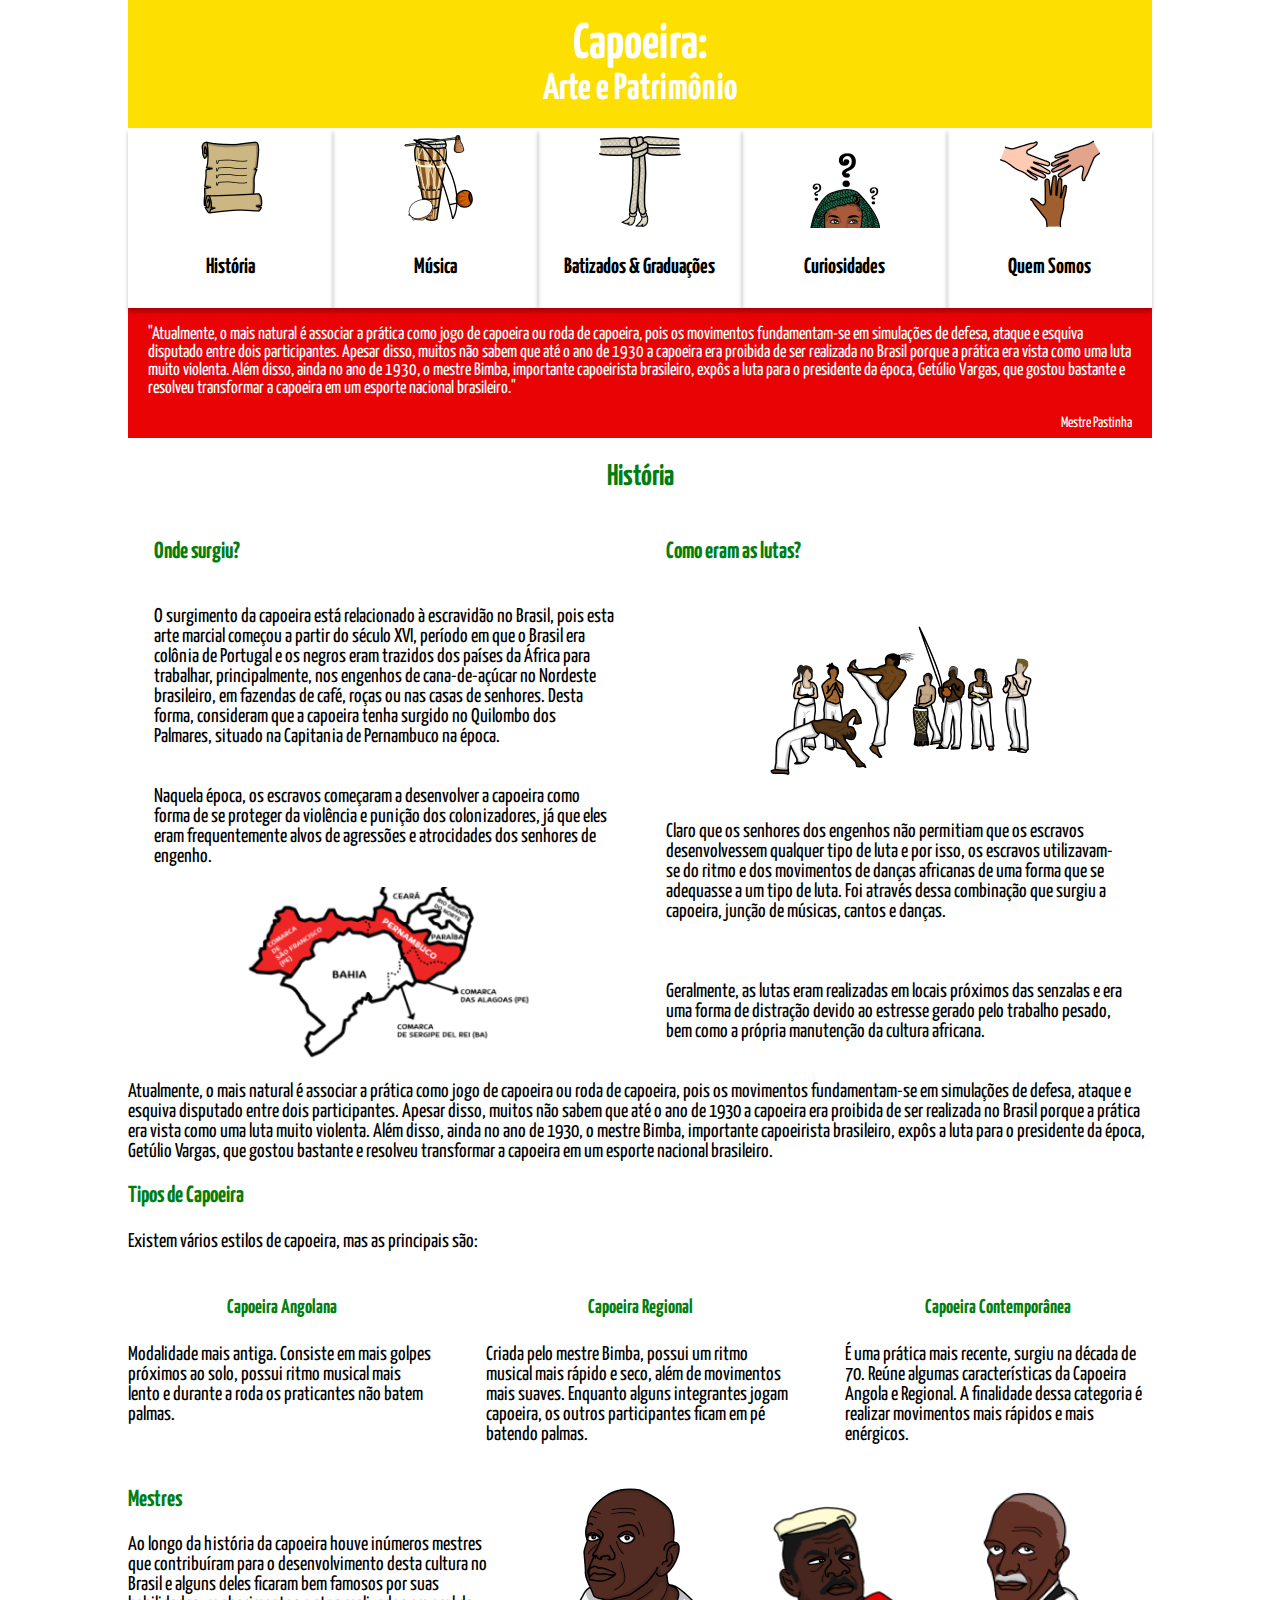
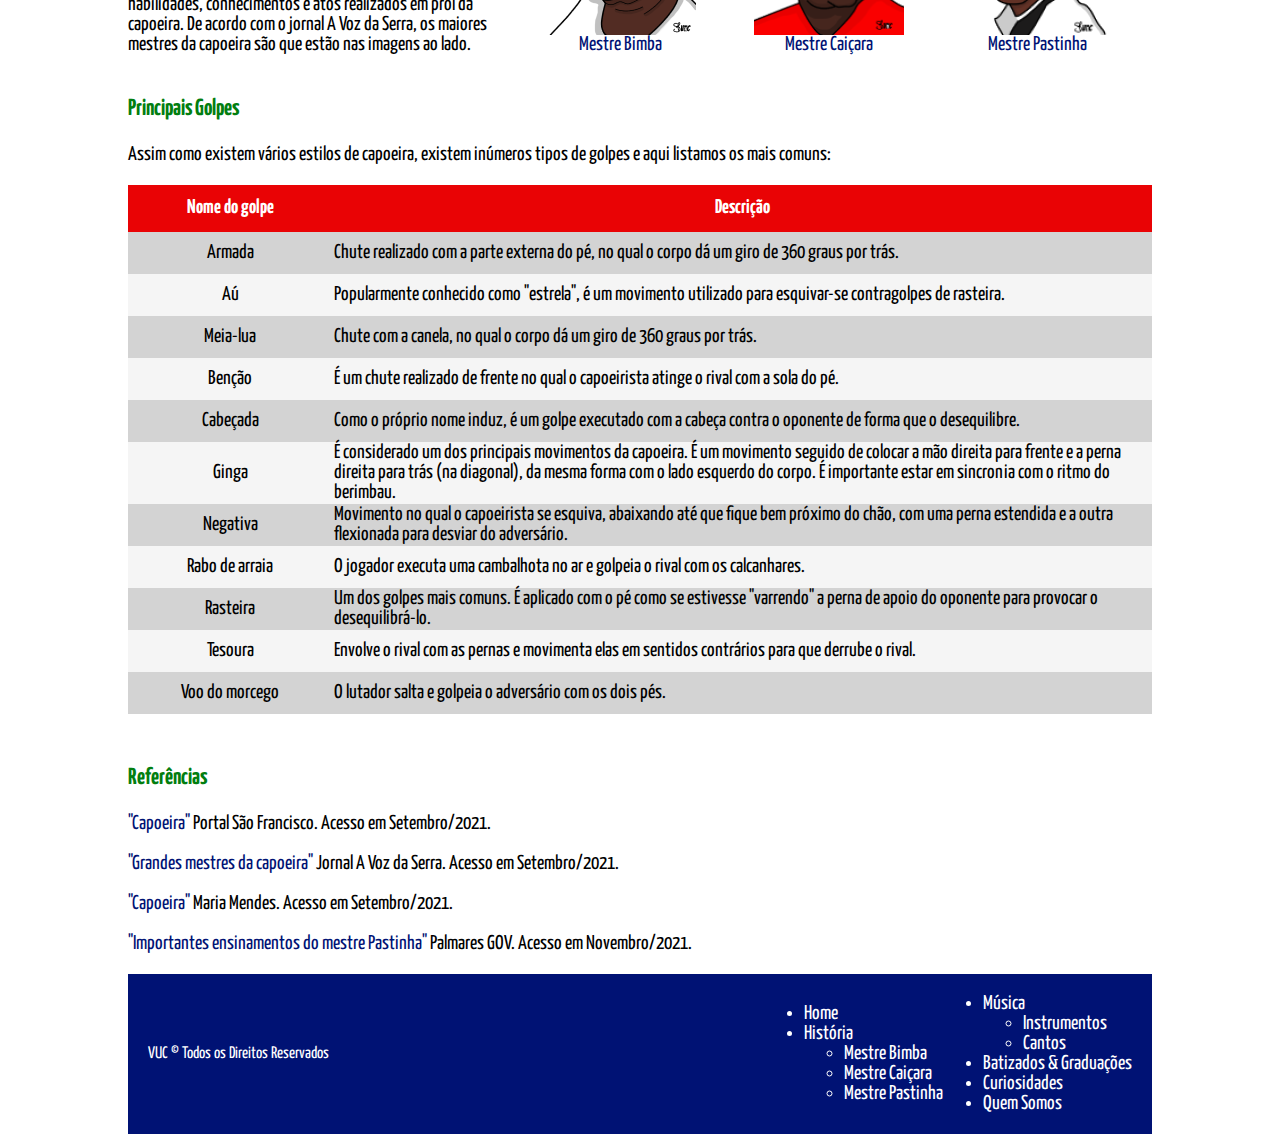
<file: historia.html>
<!DOCTYPE html>
<html lang="pt-BR">

<head>
    <meta charset="UTF-8">
    <title>História</title>
    <link rel="stylesheet" type="text/css" href="./css/estilo.css">
</head>

<body>
    <header>
        <nav class="flex flex-vertical flex-a-center">
            <a class="cabecalho w-2-de-2 m-none p-vertical_pequeno" href="./index.html">
                <hgroup class="titulo text-a-center">
                    <h1 class="m-none">
                        Capoeira:
                    </h1>
                    <h2 class="m-none">
                        Arte e Patrimônio
                    </h2>
                </hgroup>
            </a>
            <ul class="flex menu flex-j-evenly w-2-de-2 l-style-none m-none p-none">
                <li class="w-1-de-5 card-menu">
                    <a class="flex flex-vertical flex-a-center" href="./historia.html">
                        <img src="./imagens/historia.png"
                            alt="Imagem do menu da página História">
                        <h4>História</h4>
                    </a>
                    <ul class="menu-dropdown oculto p-none l-style-none text-a-center">
                        <li>
                            <a href="./mestre_bimba.html">
                                Mestre Bimba
                            </a>
                        </li>
                        <li>
                            <a href="./mestre_caicara.html">
                                Mestre Caiçara
                            </a>
                        </li>
                        <li>
                            <a href="./mestre_pastinha.html">
                                Mestre Pastinha
                            </a>
                        </li>
                    </ul>
                </li>
                <li class="w-1-de-5 card-menu">
                    <a class="flex flex-vertical flex-a-center" href="./musica.html">
                        <img src="./imagens/musica.png"
                            alt="Imagem do menu da página Música">
                        <h4>Música</h4>
                    </a>
                    <ul class="menu-dropdown oculto p-none l-style-none text-a-center">
                        <li>
                            <a href="./instrumentos.html">
                               Instrumentos
                            </a>
                        </li>
                        <li>
                            <a href="./cantos.html">
                                Cantos
                            </a>
                        </li>
                    </ul>
                </li>
                <li class="w-1-de-5 card-menu">
                    <a class="flex flex-vertical flex-a-center" href="./batizados_graduacoes.html">
                        <img src="./imagens/graduacao.png"
                            alt="Imagem do menu da página Batizados & Graduações">
                        <h4>Batizados & Graduações</h4>
                    </a>
                </li>
                <li class="w-1-de-5 card-menu">
                    <a class="flex flex-vertical flex-a-center" href="./curiosidades.html">
                        <img src="./imagens/curiosidades.png"
                            alt="Imagem do menu da página Curiosidades">
                        <h4>Curiosidades</h4>
                    </a>
                </li>
                <li class="w-1-de-5 card-menu">
                    <a class="flex flex-vertical flex-a-center" href="./quem_somos.html">
                        <img src="./imagens/quemsomos.png"
                            alt="Imagem do menu da página Quem Somos">
                        <h4>Quem Somos</h4>
                    </a>
                </li>
            </ul>
        </nav>
    </header>
    <div class="flex flex-vertical flex-a-end citacao p-horizontal_pequeno">
        <blockquote class="m-none">
            <p>
                "Atualmente, o mais natural é associar a prática como jogo de capoeira ou roda de capoeira, pois os movimentos fundamentam-se em simulações de defesa, ataque e esquiva disputado entre dois participantes. Apesar disso, muitos não sabem que até o ano de 1930 a capoeira era proibida de ser realizada no Brasil porque a prática era vista como uma luta muito violenta. Além disso, ainda no ano de 1930, o mestre Bimba, importante capoeirista brasileiro, expôs a luta para o presidente da época, Getúlio Vargas, que gostou bastante e resolveu transformar a capoeira em um esporte nacional brasileiro."
            </p>
        </blockquote>
        <p class="m-none autor">Mestre Pastinha</p>
    </div>
    <article>
        <h2 class="text-a-center">História</h2>
        <div class="flex">
            <section class="flex w-1-de-2 flex-vertical flex-a-center">
                <h3 class="w-3-de-3">Onde surgiu?</h3>
                <p class="w-3-de-3">
                    O surgimento da capoeira está relacionado à escravidão no Brasil, pois esta arte marcial começou a
                    partir do século XVI, período em que o Brasil era colônia de Portugal e os negros eram trazidos dos
                    países da África para trabalhar, principalmente, nos engenhos de cana-de-açúcar no Nordeste
                    brasileiro, em fazendas de café, roças ou nas casas de senhores. Desta forma, consideram que a
                    capoeira tenha surgido no Quilombo dos Palmares, situado na Capitania de Pernambuco na época.
                </p>
                <p class="w-3-de-3">
                    Naquela época, os escravos começaram a desenvolver a capoeira como forma de se proteger da violência
                    e punição dos colonizadores, já que eles eram frequentemente alvos de agressões e atrocidades dos
                    senhores de engenho.
                </p>
                <img src="./imagens/historia-mapa.png" alt="Imagem do mapa da Capitania de Pernambuco no ano de 1817">
            </section>
            <section class="flex w-1-de-2 flex-vertical flex-a-center flex-j-between">
                <h3 class="w-3-de-3">Como eram as lutas?</h3>
                <img src="./imagens/historia-roda.png" alt="Imagem de uma roda de capoeira">

                <p class="w-3-de-3">
                    Claro que os senhores dos engenhos não permitiam que os escravos desenvolvessem qualquer tipo de
                    luta e por isso, os escravos utilizavam-se do ritmo e dos movimentos de danças africanas de uma
                    forma que se adequasse a um tipo de luta. Foi através dessa combinação que surgiu a capoeira, junção
                    de músicas, cantos e danças.
                </p>
                <p class="w-3-de-3">
                    Geralmente, as lutas eram realizadas em locais próximos das senzalas e era uma forma de distração
                    devido ao estresse gerado pelo trabalho pesado, bem como a própria manutenção da cultura africana.
                </p>
            </section>
        </div>
        <p>
            Atualmente, o mais natural é associar a prática como jogo de capoeira ou roda de capoeira, pois os
            movimentos fundamentam-se em simulações de defesa, ataque e esquiva disputado entre dois participantes.
            Apesar disso, muitos não sabem que até o ano de 1930 a capoeira era proibida de ser realizada no Brasil
            porque a prática era vista como uma luta muito violenta. Além disso, ainda no ano de 1930, o mestre Bimba,
            importante capoeirista brasileiro, expôs a luta para o presidente da época, Getúlio Vargas, que gostou
            bastante e resolveu transformar a capoeira em um esporte nacional brasileiro.
        </p>
        <section>
            <h3>Tipos de Capoeira</h3>
            <p>
                Existem vários estilos de capoeira, mas as principais são:
            </p>
            <div class="flex flex-j-between">
                <section class="w-1-de-3">
                    <h4 class="text-a-center">
                        Capoeira Angolana
                    </h4>
                    <p>
                        Modalidade mais antiga. Consiste em mais golpes próximos ao solo, possui ritmo musical mais
                        lento e durante a roda os praticantes não batem palmas.
                    </p>
                </section>
                <section class="w-1-de-3">
                    <h4 class="text-a-center">
                        Capoeira Regional
                    </h4>
                    <p>
                        Criada pelo mestre Bimba, possui um ritmo musical mais rápido e seco, além de movimentos mais
                        suaves. Enquanto alguns integrantes jogam capoeira, os outros participantes ficam em pé batendo
                        palmas.
                    </p>
                </section>
                <section class="w-1-de-3">
                    <h4 class="text-a-center">
                        Capoeira Contemporânea
                    </h4>
                    <p>
                        É uma prática mais recente, surgiu na década de 70. Reúne algumas características da Capoeira
                        Angola e Regional. A finalidade dessa categoria é realizar movimentos mais rápidos e mais
                        enérgicos.
                    </p>
                </section>
            </div>
        </section>
        <section class="flex flex-a-end flex-j-between">
            <div class="w-2-de-5">
                <h3>Mestres</h3>
                <p>
                    Ao longo da história da capoeira houve inúmeros mestres que contribuíram para o desenvolvimento
                    desta cultura no Brasil e alguns deles ficaram bem famosos por suas habilidades, conhecimentos e
                    atos realizados em prol da capoeira.
                    De acordo com o jornal A Voz da Serra, os maiores mestres da capoeira são que estão nas imagens ao
                    lado.
                </p>
            </div>
            <figure class="flex w-3-de-5 flex-j-between mestres">
                <a class="flex flex-vertical flex-a-center" href="mestre_bimba.html">
                    <img src="./imagens/historia-bimba.png"
                        alt="Imagem do Mestre Bimba">
                        Mestre Bimba
                </a>
                <a class="flex flex-vertical flex-a-center" href="mestre_caicara.html">
                    <img src="./imagens/historia-caiçara.png"
                        alt="Imagem do Mestre Caiçara">
                        Mestre Caiçara
                </a>
                <a class="flex flex-vertical flex-a-center" href="mestre_pastinha.html">
                    <img src="./imagens/historia-pastinha.png"
                        alt="Imagem do Mestre Pastinha">
                        Mestre Pastinha
                </a>
            </figure>
        </section>
        <section>
            <h3>Principais Golpes</h3>
            <p>
                Assim como existem vários estilos de capoeira, existem inúmeros tipos de golpes e aqui listamos os mais
                comuns:
            </p>
            <table>
                <thead>
                    <tr>
                        <th class="w-1-de-5">Nome do golpe</th>
                        <th>Descrição</th>
                    </tr>
                </thead>
                <tbody>
                    <tr>
                        <td>Armada</td>
                        <td>Chute realizado com a parte externa do pé, no qual o corpo dá um giro de 360 graus por trás.
                        </td>
                    </tr>
                    <tr>
                        <td>Aú</td>
                        <td>Popularmente conhecido como "estrela", é um movimento utilizado para esquivar-se
                            contragolpes de rasteira.</td>
                    </tr>
                    <tr>
                        <td>Meia-lua</td>
                        <td>Chute com a canela, no qual o corpo dá um giro de 360 graus por trás.</td>
                    </tr>
                    <tr>
                        <td>Benção</td>
                        <td>É um chute realizado de frente no qual o capoeirista atinge o rival com a sola do pé.</td>
                    </tr>
                    <tr>
                        <td>Cabeçada</td>
                        <td>Como o próprio nome induz, é um golpe executado com a cabeça contra o oponente de forma que
                            o desequilibre.</td>
                    </tr>
                    <tr>
                        <td>Ginga</td>
                        <td>É considerado um dos principais movimentos da capoeira. É um movimento seguido de colocar a
                            mão direita para frente e a perna direita para trás (na diagonal), da mesma forma com o lado
                            esquerdo do corpo. É importante estar em sincronia com o ritmo do berimbau.</td>
                    </tr>
                    <tr>
                        <td>Negativa</td>
                        <td>Movimento no qual o capoeirista se esquiva, abaixando até que fique bem próximo do chão, com
                            uma perna estendida e a outra flexionada para desviar do adversário.</td>
                    </tr>
                    <tr>
                        <td>Rabo de arraia</td>
                        <td>O jogador executa uma cambalhota no ar e golpeia o rival com os calcanhares.</td>
                    </tr>
                    <tr>
                        <td>Rasteira</td>
                        <td>Um dos golpes mais comuns. É aplicado com o pé como se estivesse "varrendo" a perna de apoio
                            do oponente para provocar o desequilibrá-lo.</td>
                    </tr>
                    <tr>
                        <td>Tesoura</td>
                        <td>Envolve o rival com as pernas e movimenta elas em sentidos contrários para que derrube o
                            rival.</td>
                    </tr>
                    <tr>
                        <td>Voo do morcego</td>
                        <td>O lutador salta e golpeia o adversário com os dois pés.</td>
                    </tr>
                </tbody>
            </table>
        </section>
    </article>
    <section class="referencias p-top_medio">
        <h3>Referências</h3>
        <p>
            <a href="https://www.portalsaofrancisco.com.br/esportes/capoeira" target="_blank">"Capoeira"</a> Portal São Francisco. Acesso em Setembro/2021.
        </p>
        <p>
            <a href="http://acervo.avozdaserra.com.br/noticias/grandes-mestres-da-capoeira" target="_blank">"Grandes mestres da capoeira"</a> Jornal A Voz da Serra. Acesso em Setembro/2021.
        </p>
        <p>
            <a href="https://www.educamaisbrasil.com.br/enem/educacao-fisica/capoeira" target="_blank">"Capoeira"</a> Maria Mendes. Acesso em Setembro/2021.
        </p>
        <p>
            <a href="https://www.palmares.gov.br/sites/000/2/download/pastinha.pdf" target="_blank">"Importantes ensinamentos do mestre Pastinha"</a>  Palmares GOV. Acesso em Novembro/2021. 
        </p>
    </section>
    <footer class="flex flex-reverse flex-a-center flex-j-between">
        <nav class="flex flex-a-center">
            <ul>
                <li><a href="index.html">Home</a></li>
                <li>
                    <a href="historia.html">História</a>
                    <ul>
                        <li><a href="mestre_bimba.html">Mestre Bimba</a></li>
                        <li><a href="mestre_caicara.html">Mestre Caiçara</a></li>
                        <li><a href="mestre_pastinha.html">Mestre Pastinha</a></li>
                    </ul>
                </li>
            </ul>
            <ul>
                <li>
                    <a href="musica.html">Música</a>
                    <ul>
                        <li><a href="instrumentos.html">Instrumentos</a></li>
                        <li><a href="cantos.html">Cantos</a></li>
                    </ul>
                </li>
                <li><a href="batizados_graduacoes.html">Batizados & Graduações</a></li>
                <li><a href="curiosidades.html">Curiosidades</a></li>
                <li><a href="quem_somos.html">Quem Somos</a></li>
            </ul>
        </nav>
        <small class="w-1-de-3">VUC © Todos os Direitos Reservados</small>
    </footer>
</body>
</html>
</file>
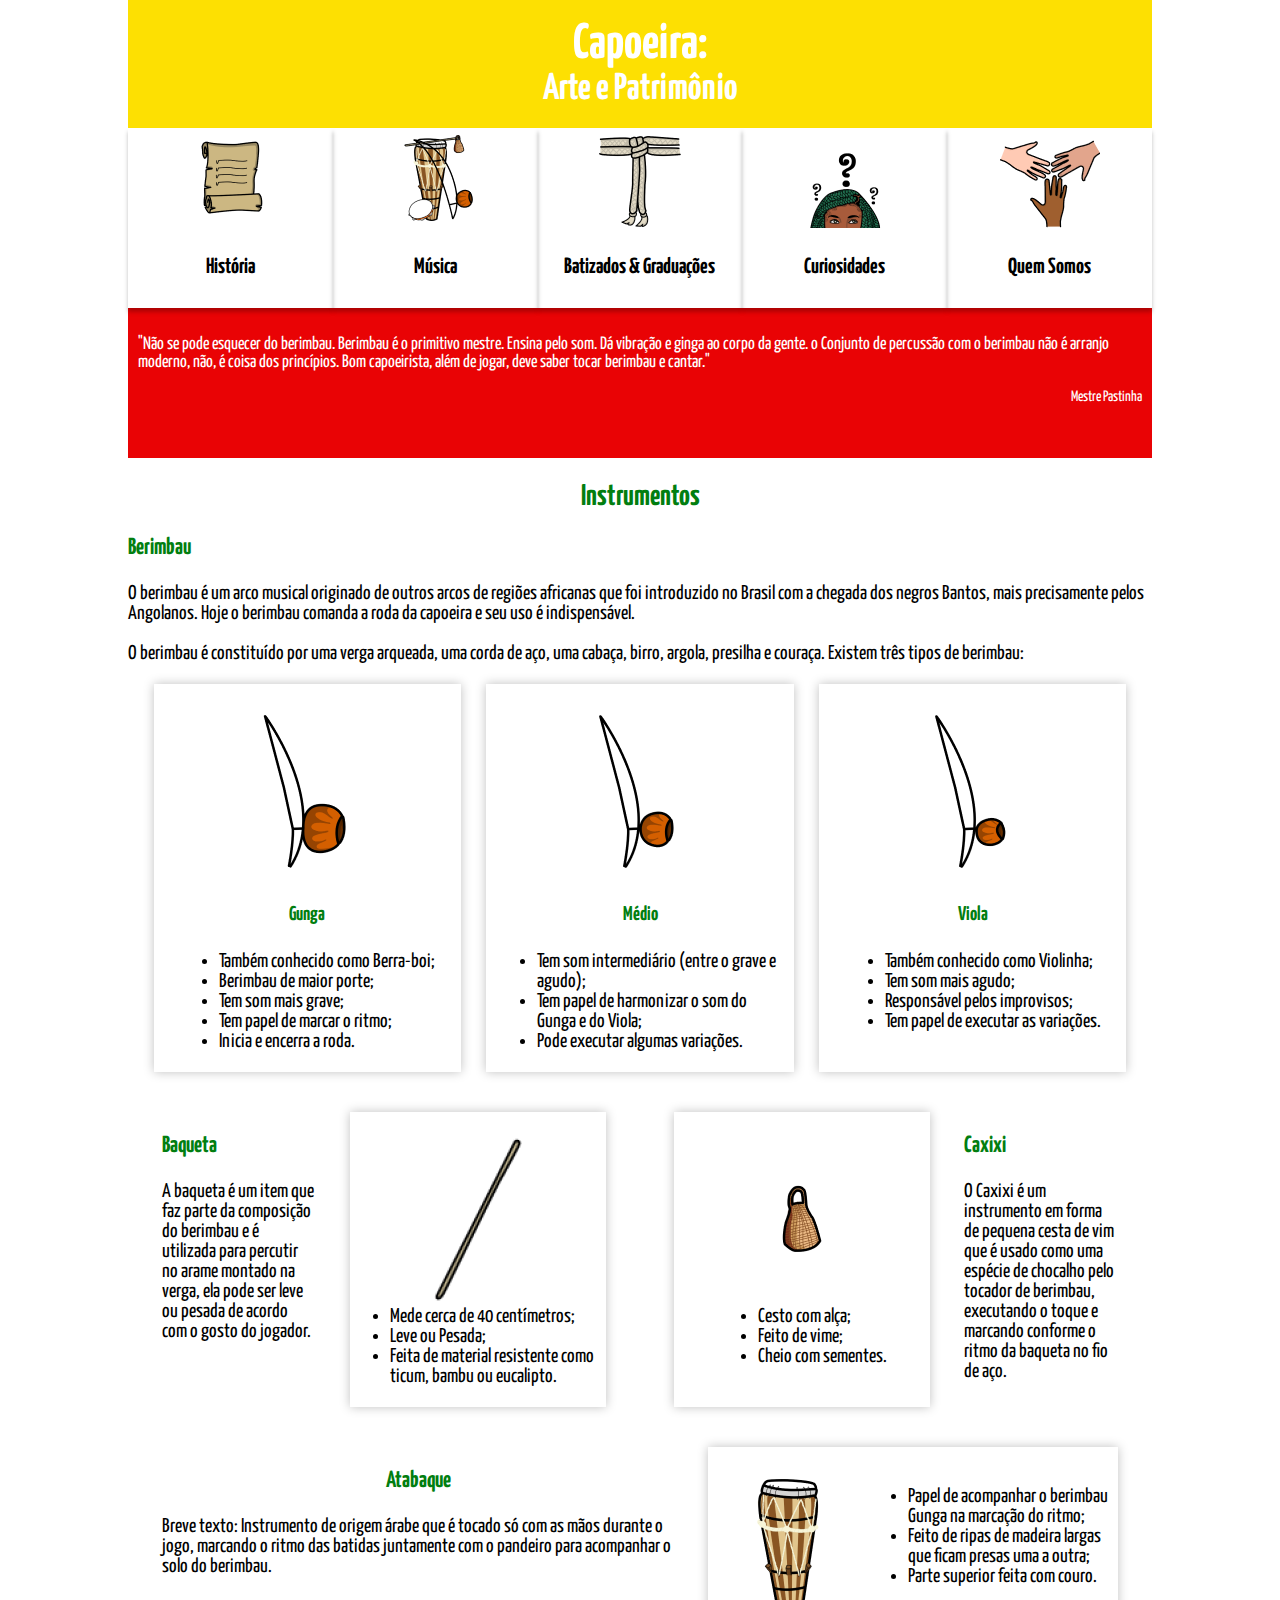
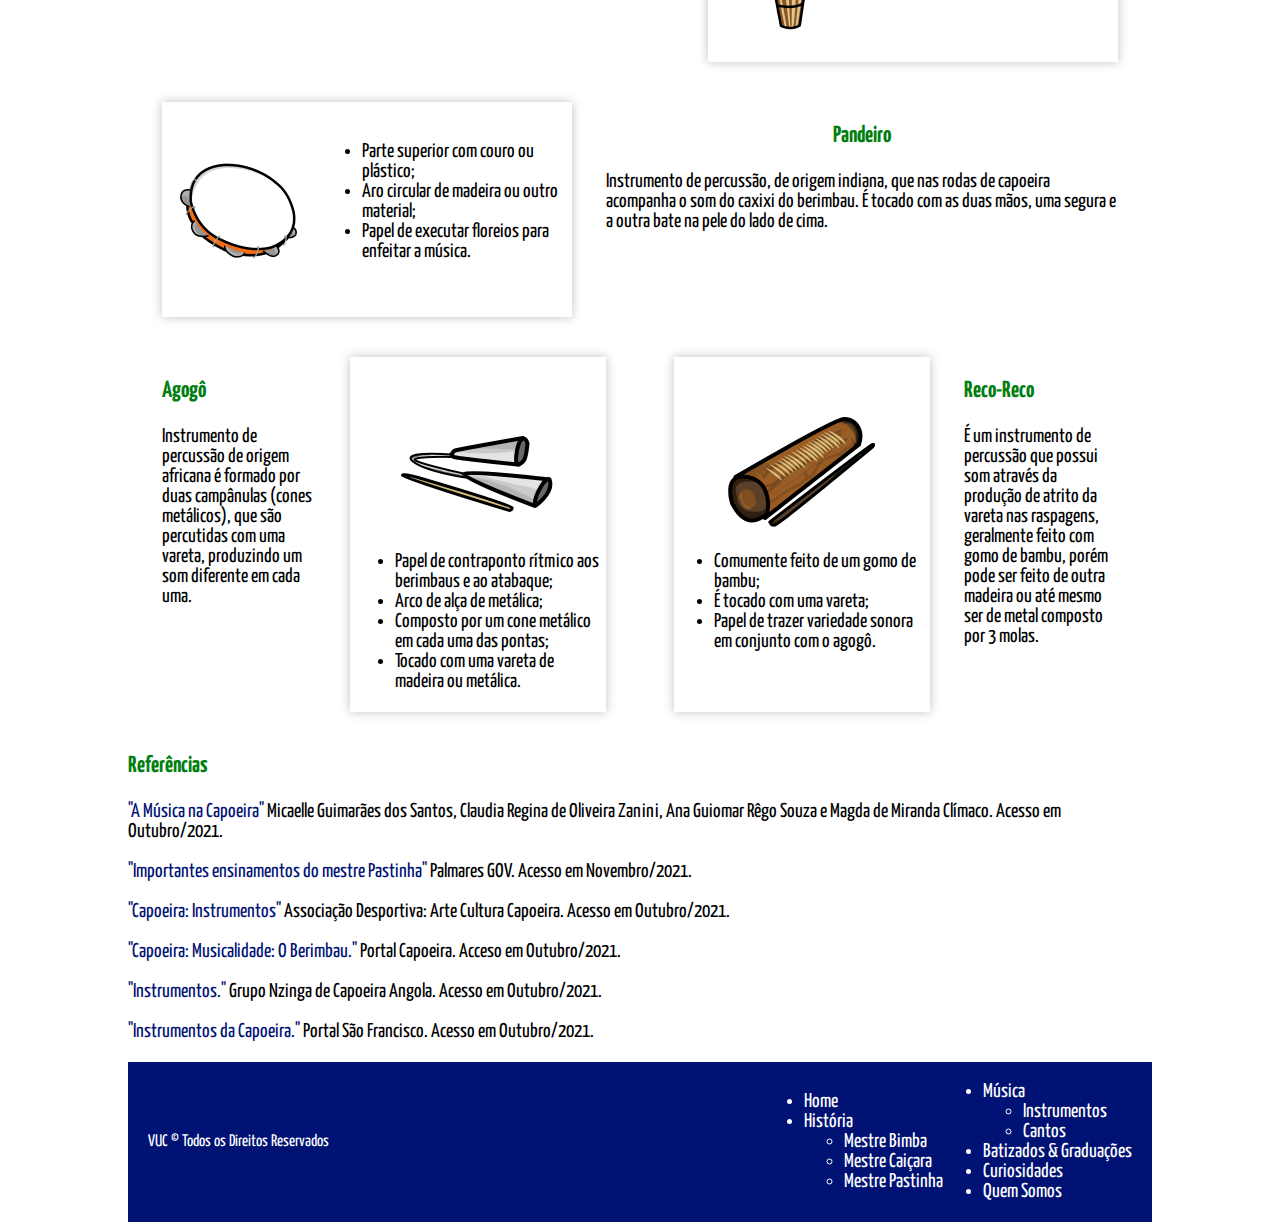
<file: instrumentos.html>
<!DOCTYPE html>
<html lang="pt-BR">

<head>
    <meta charset="UTF-8">
    <title>Instrumentos</title>
    <link rel="stylesheet" type="text/css" href="./css/estilo.css">
</head>

<body>
    <header>
        <nav class="flex flex-vertical flex-a-center">
            <a class="cabecalho w-2-de-2 m-none p-vertical_pequeno" href="./index.html">
                <hgroup class="titulo text-a-center">
                    <h1 class="m-none">
                        Capoeira:
                    </h1>
                    <h2 class="m-none">
                        Arte e Patrimônio
                    </h2>
                </hgroup>
            </a>
            <ul class="flex menu flex-j-evenly w-2-de-2 l-style-none m-none p-none">
                <li class="w-1-de-5 card-menu">
                    <a class="flex flex-vertical flex-a-center" href="./historia.html">
                        <img src="./imagens/historia.png"
                            alt="Imagem do menu da página História">
                        <h4>História</h4>
                    </a>
                    <ul class="menu-dropdown oculto p-none l-style-none text-a-center">
                        <li>
                            <a href="./mestre_bimba.html">
                                Mestre Bimba
                            </a>
                        </li>
                        <li>
                            <a href="./mestre_caicara.html">
                                Mestre Caiçara
                            </a>
                        </li>
                        <li>
                            <a href="./mestre_pastinha.html">
                                Mestre Pastinha
                            </a>
                        </li>
                    </ul>
                </li>
                <li class="w-1-de-5 card-menu">
                    <a class="flex flex-vertical flex-a-center" href="./musica.html">
                        <img src="./imagens/musica.png"
                            alt="Imagem do menu da página Música">
                        <h4>Música</h4>
                    </a>
                    <ul class="menu-dropdown oculto p-none l-style-none text-a-center">
                        <li>
                            <a href="./instrumentos.html">
                               Instrumentos
                            </a>
                        </li>
                        <li>
                            <a href="./cantos.html">
                                Cantos
                            </a>
                        </li>
                    </ul>
                </li>
                <li class="w-1-de-5 card-menu">
                    <a class="flex flex-vertical flex-a-center" href="./batizados_graduacoes.html">
                        <img src="./imagens/graduacao.png"
                            alt="Imagem do menu da página Batizados & Graduações">
                        <h4>Batizados & Graduações</h4>
                    </a>
                </li>
                <li class="w-1-de-5 card-menu">
                    <a class="flex flex-vertical flex-a-center" href="./curiosidades.html">
                        <img src="./imagens/curiosidades.png"
                            alt="Imagem do menu da página Curiosidades">
                        <h4>Curiosidades</h4>
                    </a>
                </li>
                <li class="w-1-de-5 card-menu">
                    <a class="flex flex-vertical flex-a-center" href="./quem_somos.html">
                        <img src="./imagens/quemsomos.png"
                            alt="Imagem do menu da página Quem Somos">
                        <h4>Quem Somos</h4>
                    </a>
                </li>
            </ul>
        </nav>
    </header>
    <div class="flex flex-vertical flex-a-end p-around_x-pequeno citacao">
        <blockquote class="m-none">
            <p>
                "Não se pode esquecer do berimbau. Berimbau é o primitivo mestre. Ensina pelo som. Dá vibração e ginga ao corpo da gente. o Conjunto de percussão com o berimbau não é arranjo moderno, não, é coisa dos princípios. Bom capoeirista, além de jogar, deve saber tocar berimbau e cantar."
            </p>
        </blockquote>
        <p class="m-none autor">Mestre Pastinha</p>
    </div>
    <article>
        <h2 class="text-a-center">Instrumentos</h2>
        <section class="p-bottom_pequeno">
            <h3>Berimbau</h3>
            <p>
                O berimbau é um arco musical originado de outros arcos de regiões africanas que foi introduzido no Brasil com a chegada dos negros Bantos, mais precisamente pelos Angolanos. Hoje o berimbau comanda a roda da capoeira e seu uso é indispensável.
            </p>
            <p>
                O berimbau é constituído por uma verga arqueada, uma corda de aço, uma cabaça, birro, argola, presilha e couraça. Existem três tipos de berimbau:
            </p>
            <div class="flex flex-j-evenly">
                <section class="flex flex-vertical card-musica w-1-de-3 flex-a-center p-vertical_pequeno">
                    <img src="./imagens/gunga.png" alt="Imagem do instrumento Berimbau Gunga.">
                    <h4>Gunga</h4>
                    <ul class="m-none">
                        <li>Também conhecido como Berra-boi;</li>
                        <li>Berimbau de maior porte;</li>
                        <li>Tem som mais grave;</li>
                        <li>Tem papel de marcar o ritmo;</li>
                        <li>Inicia e encerra a roda.</li>
                    </ul>
                </section>
                <section class="flex flex-vertical card-musica w-1-de-3 flex-a-center p-vertical_pequeno">
                    <img src="./imagens/medio.png" alt="Imagem do instrumento Berimbau Médio.">
                    <h4>Médio</h4>
                    <ul class="m-none w-4-de-5">
                        <li>Tem som intermediário (entre o grave e agudo);</li>
                        <li>Tem papel de harmonizar o som do Gunga e do Viola;</li>
                        <li>Pode executar algumas variações.</li>
                    </ul>
                </section>
                <section class="flex flex-vertical card-musica w-1-de-3 flex-a-center p-vertical_pequeno">
                    <img src="./imagens/viola.png" alt="Imagem do instrumento Berimbau Viola.">
                    <h4>Viola</h4>
                    <ul class="m-none">
                        <li>Também conhecido como Violinha;</li>
                        <li>Tem som mais agudo;</li>
                        <li>Responsável pelos improvisos;</li>
                        <li>Tem papel de executar as variações.</li>
                    </ul>
                </section>
            </div>
        </section>
        <div class="flex p-vertical_pequeno">
            <section class="flex w-1-de-2 flex-j-evenly">
                <div class="w-1-de-3">
                    <h3>Baqueta</h3>
                    <p>
                        A baqueta é um item que faz parte da composição do berimbau e é utilizada para percutir no arame montado na verga, ela pode ser leve ou pesada de acordo com o gosto do jogador.
                    </p>
                </div>
                <section class="flex flex-vertical card-musica w-1-de-2 flex-a-center p-vertical_pequeno">
                    <img src="./imagens/baqueta.png" alt="Imagem do instrumento Baqueta.">
                    <h4 class="oculto">Baqueta</h4>
                    <ul class="m-none">
                        <li>Mede cerca de 40 centímetros;</li>
                        <li>Leve ou Pesada;</li>
                        <li>Feita de material resistente como ticum, bambu ou eucalipto.</li>
                    </ul>
                </section>
            </section>
            <section class="flex w-1-de-2 flex-j-evenly flex-reverse">
                <div class="w-1-de-3">
                    <h3>Caxixi</h3>
                    <p>
                        O Caxixi é um instrumento em forma de pequena cesta de vim que é usado como uma espécie de chocalho pelo tocador de berimbau, executando o toque e marcando conforme o ritmo da baqueta no fio de aço. 
                    </p>
                </div>
                <section class="flex flex-vertical card-musica w-1-de-2 flex-a-center p-vertical_pequeno">
                    <img src="./imagens/caxixi.png" alt="Imagem do instrumento Caxixi.">
                    <h4 class="oculto">Caxixi</h4>
                    <ul class="m-none">
                        <li>Cesto com alça;</li>
                        <li>Feito de vime;</li>
                        <li>Cheio com sementes.</li>
                    </ul>
                </section>
            </section>
        </div>
        <section class="flex flex-j-evenly p-vertical_pequeno">
            <div class="w-1-de-2">
                <h3 class="text-a-center">Atabaque</h3>
                <p>
                    Breve texto: Instrumento de origem árabe que é tocado só com as mãos durante o jogo, marcando o ritmo das batidas juntamente com o pandeiro para acompanhar o solo do berimbau.
                </p>
            </div>
            <section class="card-musica flex w-2-de-5 p-vertical_pequeno">
                <img src="./imagens/atabaque.png" alt="Imagem do instrumento Atabaque.">
                <h4 class="oculto">Atabaque</h4>
                <ul>
                    <li>Papel de acompanhar o berimbau Gunga na marcação do ritmo;</li>
                    <li>Feito de ripas de madeira largas que ficam presas uma a outra;</li>
                    <li>Parte superior feita com couro.</li>
                </ul>
            </section>
        </section>
        <section class="flex flex-reverse flex-j-evenly p-vertical_pequeno">
            <div class="w-1-de-2">
                <h3 class="text-a-center">Pandeiro</h3>
                <p>
                    Instrumento de percussão, de origem indiana, que nas rodas de capoeira acompanha o som do caxixi do berimbau. É tocado com as duas mãos, uma segura e a outra bate na pele do lado de cima.
                </p>
            </div>
            <section class="card-musica flex w-2-de-5 flex-reverse p-vertical_pequeno">
                <h4 class="oculto">Pandeiro</h4>
                <ul>
                    <li>Parte superior com couro ou plástico;</li>
                    <li>Aro circular de madeira ou outro material;</li>
                    <li>Papel de executar floreios para enfeitar a música.</li>
                </ul>
                <img src="./imagens/pandeiro.png" alt="Imagem do instrumento Pandeiro.">
            </section>
        </section>
        <div class="flex p-vertical_pequeno">
            <section class="flex w-1-de-2 flex-j-evenly">
                <div class="w-1-de-3">
                    <h3>Agogô</h3>
                    <p>
                        Instrumento de percussão de origem africana é formado por duas campânulas (cones metálicos), que são percutidas com uma vareta, produzindo um som diferente em cada uma.
                    </p>
                </div>
                <section class="flex flex-vertical card-musica w-1-de-2 flex-a-center p-vertical_pequeno">
                    <img src="./imagens/agogo.png" alt="Imagem do instrumento Agogô.">
                    <h4 class="oculto">Agogô</h4>
                    <ul class="m-none w-4-de-5">
                        <li>Papel de contraponto rítmico aos berimbaus e ao atabaque;</li>
                        <li>Arco de alça de metálica;</li>
                        <li>Composto por um cone metálico em cada uma das pontas;</li>
                        <li>Tocado com uma vareta de madeira ou metálica.</li>
                    </ul>
                </section>
            </section>
            <section class="flex w-1-de-2 flex-j-evenly flex-reverse">
                <div class="w-1-de-3">
                    <h3>Reco-Reco</h3>
                    <p>
                        É um instrumento de percussão que possui som através da produção de atrito da vareta nas raspagens, geralmente feito com gomo de bambu, porém pode ser feito de outra madeira ou até mesmo ser de metal composto por 3 molas.
                    </p>
                </div>
                <section class="flex flex-vertical card-musica w-1-de-2 flex-a-center p-vertical_pequeno">
                    <img src="./imagens/reco-reco.png" alt="Imagem do instrumento Reco-Reco.">
                    <h4 class="oculto">Reco-Reco</h4>
                    <ul class="m-none">
                        <li>Comumente feito de um gomo de bambu;</li>
                        <li>É tocado com uma vareta;</li>
                        <li>Papel de trazer variedade sonora em conjunto com o agogô.</li>
                    </ul>
                </section>
            </section>
        </div>
    </article>
    <section class="referencias">
        <h3>Referências</h3>
        <p>
            <a href="https://www.academia.edu/32568538/A_M%C3%9ASICA_NA_CAPOEIRA" target="_blank">"A Música na Capoeira"</a> Micaelle Guimarães dos Santos, Claudia Regina de Oliveira Zanini, Ana Guiomar Rêgo Souza e Magda de Miranda Clímaco. Acesso em Outubro/2021.
        </p>
        <p>
            <a href="https://www.palmares.gov.br/sites/000/2/download/pastinha.pdf" target="_blank">"Importantes ensinamentos do mestre Pastinha"</a>  Palmares GOV. Acesso em Novembro/2021. 
        </p>
        <p>
            <a href="https://www.arteculturacapoeira.com.br/site/index.php?option=com_content&view=article&id=108&Itemid=84" target="_blank">"Capoeira: Instrumentos"</a> Associação Desportiva: Arte Cultura Capoeira. Acesso em Outubro/2021.
        </p>
        <p>
            <a href="https://portalcapoeira.com/capoeira/musicalidade/o-berimbau/" target="_blank">"Capoeira: Musicalidade: O Berimbau."</a> Portal Capoeira. Acceso em Outubro/2021.
        </p>
        <p>
            <a href="http://nzinga.org.br/pt-br/instrumentos" target="_blank">"Instrumentos."</a> Grupo Nzinga de Capoeira Angola. Acesso em Outubro/2021.
        </p>
        <p>
            <a href="https://www.portalsaofrancisco.com.br/esportes/instrumentos-da-capoeira" target="_blank">"Instrumentos da Capoeira."</a> Portal São Francisco. Acesso em Outubro/2021.
        </p>
    </section>
    <footer class="flex flex-reverse flex-a-center flex-j-between">
        <nav class="flex flex-a-center">
            <ul>
                <li><a href="index.html">Home</a></li>
                <li>
                    <a href="historia.html">História</a>
                    <ul>
                        <li><a href="mestre_bimba.html">Mestre Bimba</a></li>
                        <li><a href="mestre_caicara.html">Mestre Caiçara</a></li>
                        <li><a href="mestre_pastinha.html">Mestre Pastinha</a></li>
                    </ul>
                </li>
            </ul>
            <ul>
                <li>
                    <a href="musica.html">Música</a>
                    <ul>
                        <li><a href="instrumentos.html">Instrumentos</a></li>
                        <li><a href="cantos.html">Cantos</a></li>
                    </ul>
                </li>
                <li><a href="batizados_graduacoes.html">Batizados & Graduações</a></li>
                <li><a href="curiosidades.html">Curiosidades</a></li>
                <li><a href="quem_somos.html">Quem Somos</a></li>
            </ul>
        </nav>
        <small class="w-1-de-3">VUC © Todos os Direitos Reservados</small>
    </footer>
</body>
</html>
</file>
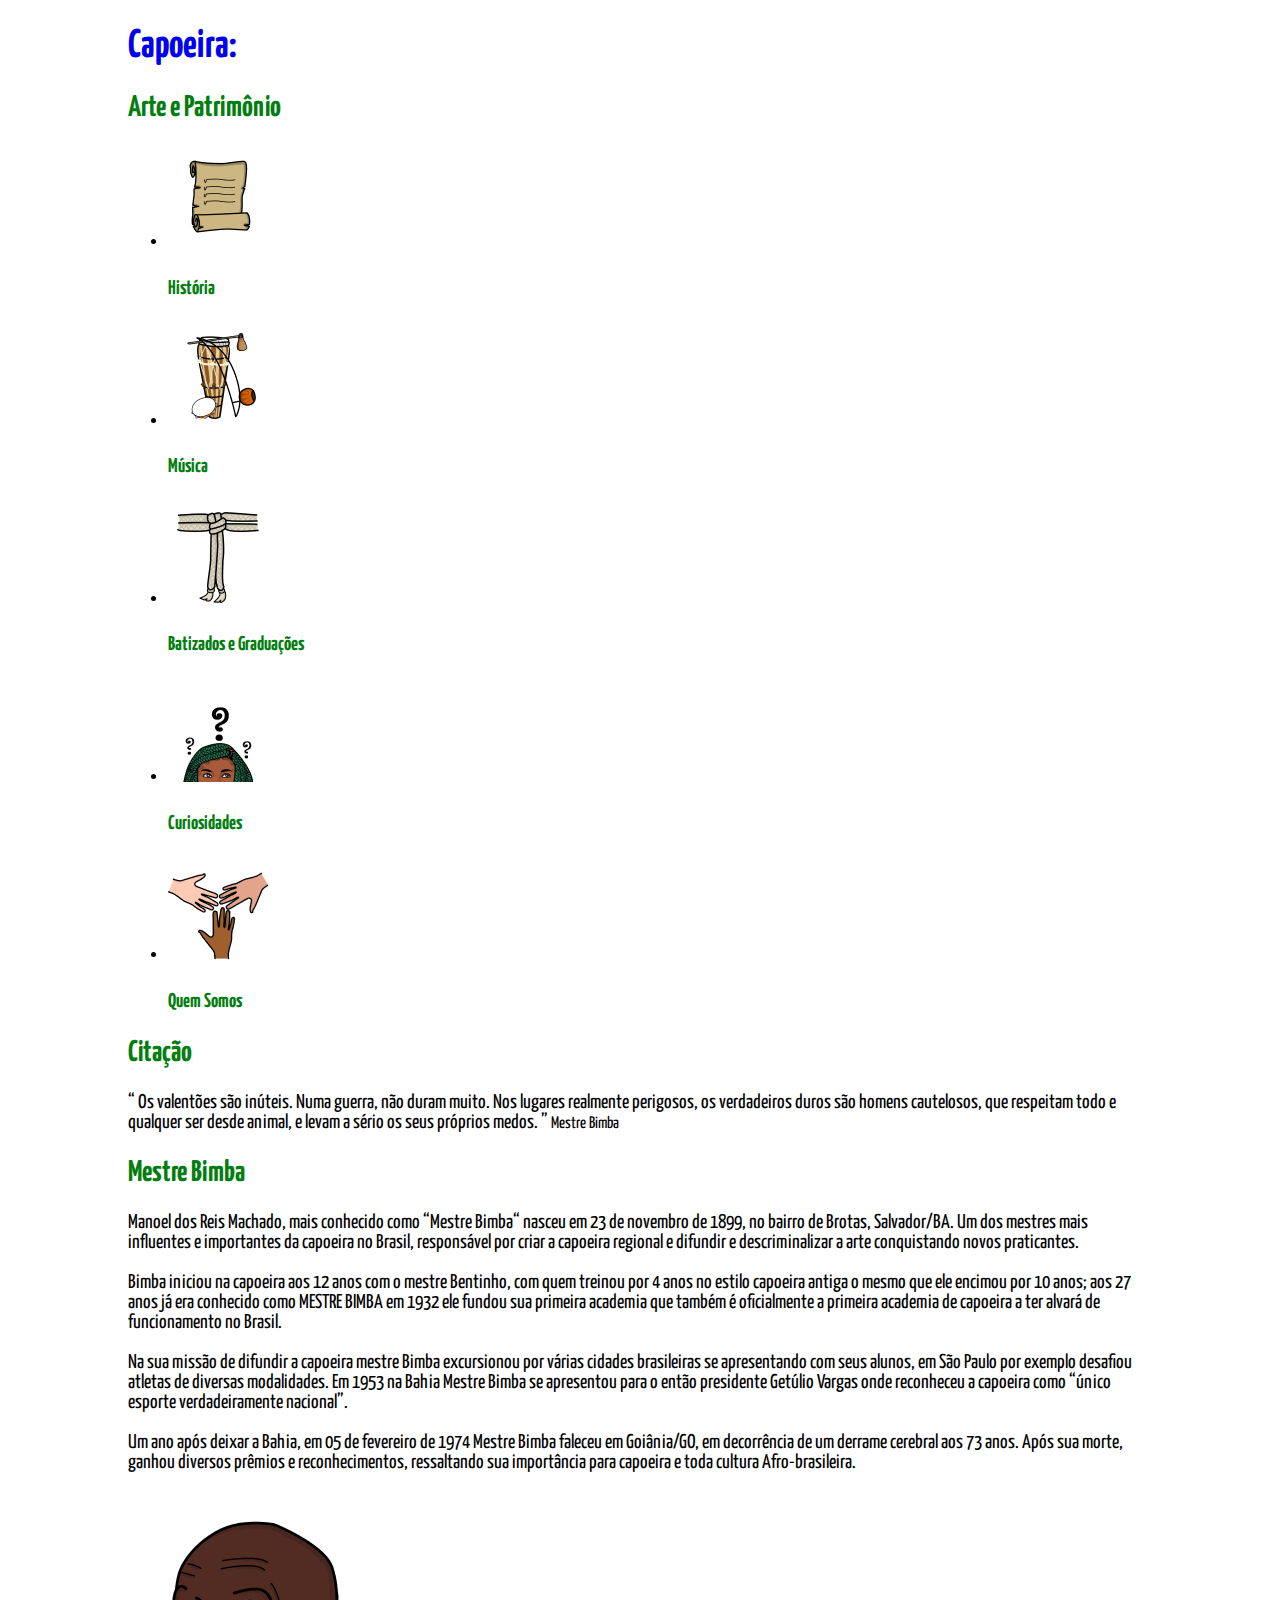
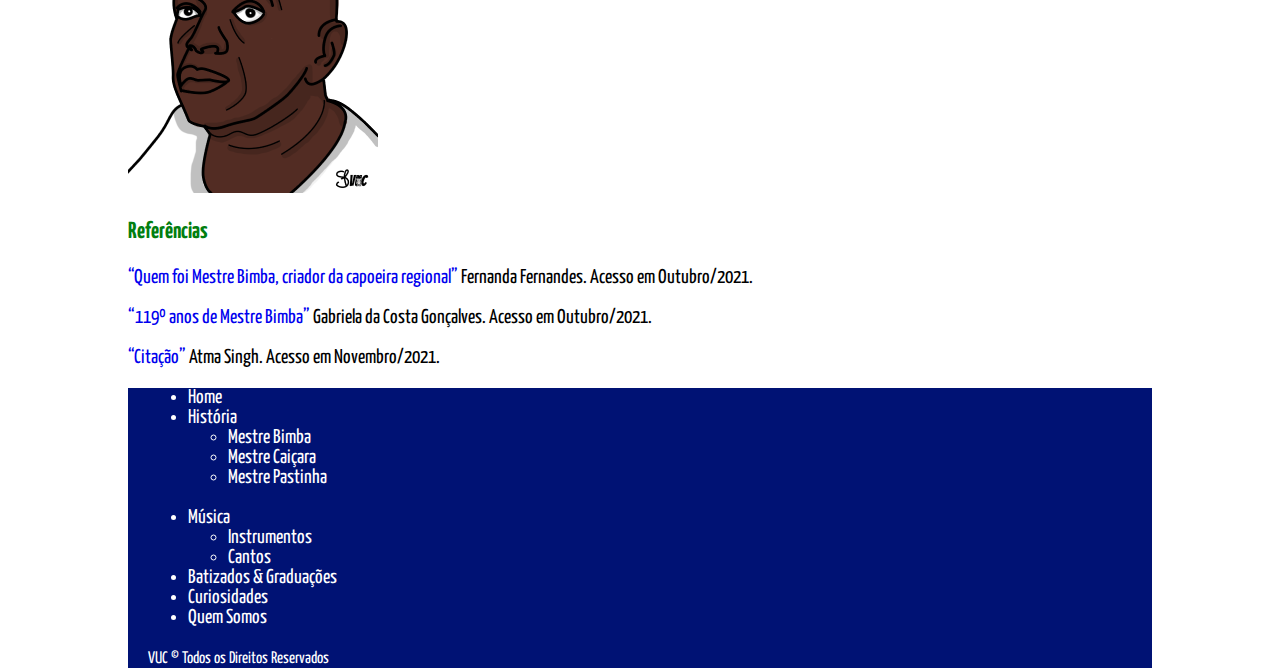
<file: mestre_01.html>
<!DOCTYPE html>
<html lang="pt-BR">

<head>
    <meta charset="UTF-8">
    <title>Mestre Bimba</title>
    <link rel="stylesheet" type="text/css" href="./css/estilo.css">
</head>

<body>
    <header>
        <nav>
            <a href="./index.html">
                <hgroup>
                    <h1>
                        Capoeira:
                    </h1>
                    <h2>
                        Arte e Patrimônio
                    </h2>
                </hgroup>
            </a>
            <ul>
                <li>
                    <a href="./historia.html">
                        <img src="./imagens/historia.png"
                            alt="Imagem do menu da página História">
                        <h4>História</h4>
                    </a>
                </li>
                <li>
                    <a href="./musica.html">
                        <img src="./imagens/musica.png"
                            alt="Imagem do menu da página Música">
                        <h4>Música</h4>
                    </a>
                </li>
                <li>
                    <a href="./batizados_graduacoes.html">
                        <img src="./imagens/graduacao.png"
                            alt="Imagem do menu da página Batizados & Graduações">
                        <h4>Batizados e Graduações</h4>
                    </a>
                </li>
                <li>
                    <a href="./curiosidades.html">
                        <img src="./imagens/curiosidades.png"
                            alt="Imagem do menu da página Curiosidades">
                        <h4>Curiosidades</h4>
                    </a>
                </li>
                <li>
                    <a href="./quem_somos.html">
                        <img src="./imagens/quemsomos.png"
                            alt="Imagem do menu da página Quem Somos">
                        <h4>Quem Somos</h4>
                    </a>
                </li>
            </ul>
        </nav>
    </header>
    <section>
        <h2>Citação</h2>
        <q>
            Os valentões são inúteis. Numa guerra, não duram muito. Nos lugares realmente perigosos, os verdadeiros duros são homens cautelosos, que respeitam todo e qualquer ser desde animal, e levam a sério os seus próprios medos.
        </q>
        <small>Mestre Bimba</small>
    </section>
    <main>
        <article>
            <h2>Mestre Bimba</h2>
            <p>
                Manoel dos Reis Machado, mais conhecido como “Mestre Bimba“ nasceu em 23 de novembro de 1899, no bairro de Brotas, Salvador/BA. Um dos mestres mais influentes e importantes da capoeira no Brasil, responsável por criar a capoeira regional e difundir e descriminalizar a arte conquistando novos praticantes.
            </p>
            <p>
                Bimba iniciou na capoeira aos 12 anos com o mestre Bentinho, com quem treinou por 4 anos no estilo capoeira antiga o mesmo que ele encimou por 10 anos; aos 27 anos já era conhecido como MESTRE BIMBA em 1932 ele fundou sua primeira academia que também é oficialmente a primeira academia de capoeira a ter alvará de funcionamento no Brasil.
            </p>
            <p>
                Na sua missão de difundir a capoeira mestre Bimba excursionou por várias cidades brasileiras se apresentando com seus alunos, em São Paulo por exemplo desafiou atletas de diversas modalidades. Em 1953 na Bahia Mestre Bimba se apresentou para o então presidente Getúlio Vargas onde reconheceu a capoeira como “único esporte verdadeiramente nacional”.
            </p>
            <p>
                Um ano após deixar a Bahia, em 05 de fevereiro de 1974 Mestre Bimba faleceu em Goiânia/GO, em decorrência de um derrame cerebral aos 73 anos. Após sua morte, ganhou diversos prêmios e reconhecimentos, ressaltando sua importância para capoeira e toda cultura Afro-brasileira.
            </p>
        </article>
        <aside>
            <img src="./imagens/mestre-bimba.png" alt="Imagem do Mestre Bimba">
        </aside>
    </main>
    <section>
        <h3>Referências</h3>
        <p>
            <a href="http://www.multirio.rj.gov.br/index.php/leia/reportagens-artigos/reportagens/16849-quem-foi-mestre-bimba,-criador-da-capoeira-regional" target="_blank">“Quem foi Mestre Bimba, criador da capoeira regional”</a> Fernanda Fernandes. Acesso em Outubro/2021.
        </p>
        <p>
            <a href="https://www.palmares.gov.br/?p=52567#:~:text=Mestre%20Bimba%20nasceu%20no%20dia,estilo%20chamado%20%E2%80%9Ccapoeira%20regional%E2%80%9D.&text=Em%202014%20a%20Unesco%20reconheceu%20a%20capoeira%20como%20Patrim%C3%B4nio%20Imaterial%20da%20Humanidade" target="_blank">“119º anos de Mestre Bimba”</a> Gabriela da Costa Gonçalves. Acesso em Outubro/2021.
        </p>
        <p>
            <a href="https://br.pinterest.com/pin/575686764847886674/" target="_blank">“Citação”</a> Atma Singh. Acesso em Novembro/2021.
        </p>
    </section>
    <footer>
        <nav>
            <ul>
                <li><a href="index.html">Home</a></li>
                <li>
                    <a href="historia.html">História</a>
                    <ul>
                        <li><a href="mestre_01.html">Mestre Bimba</a></li>
                        <li><a href="mestre_02.html">Mestre Caiçara</a></li>
                        <li><a href="mestre_03.html">Mestre Pastinha</a></li>
                    </ul>
                </li>
            </ul>
            <ul>
                <li>
                    <a href="musica.html">Música</a>
                    <ul>
                        <li><a href="instrumentos.html">Instrumentos</a></li>
                        <li><a href="cantos.html">Cantos</a></li>
                    </ul>
                </li>
                <li><a href="batizados_graduacoes.html">Batizados & Graduações</a></li>
                <li><a href="curiosidades.html">Curiosidades</a></li>
                <li><a href="quem_somos.html">Quem Somos</a></li>
            </ul>
        </nav>
        <small>VUC © Todos os Direitos Reservados</small>
    </footer>
</body>

</html>
</file>
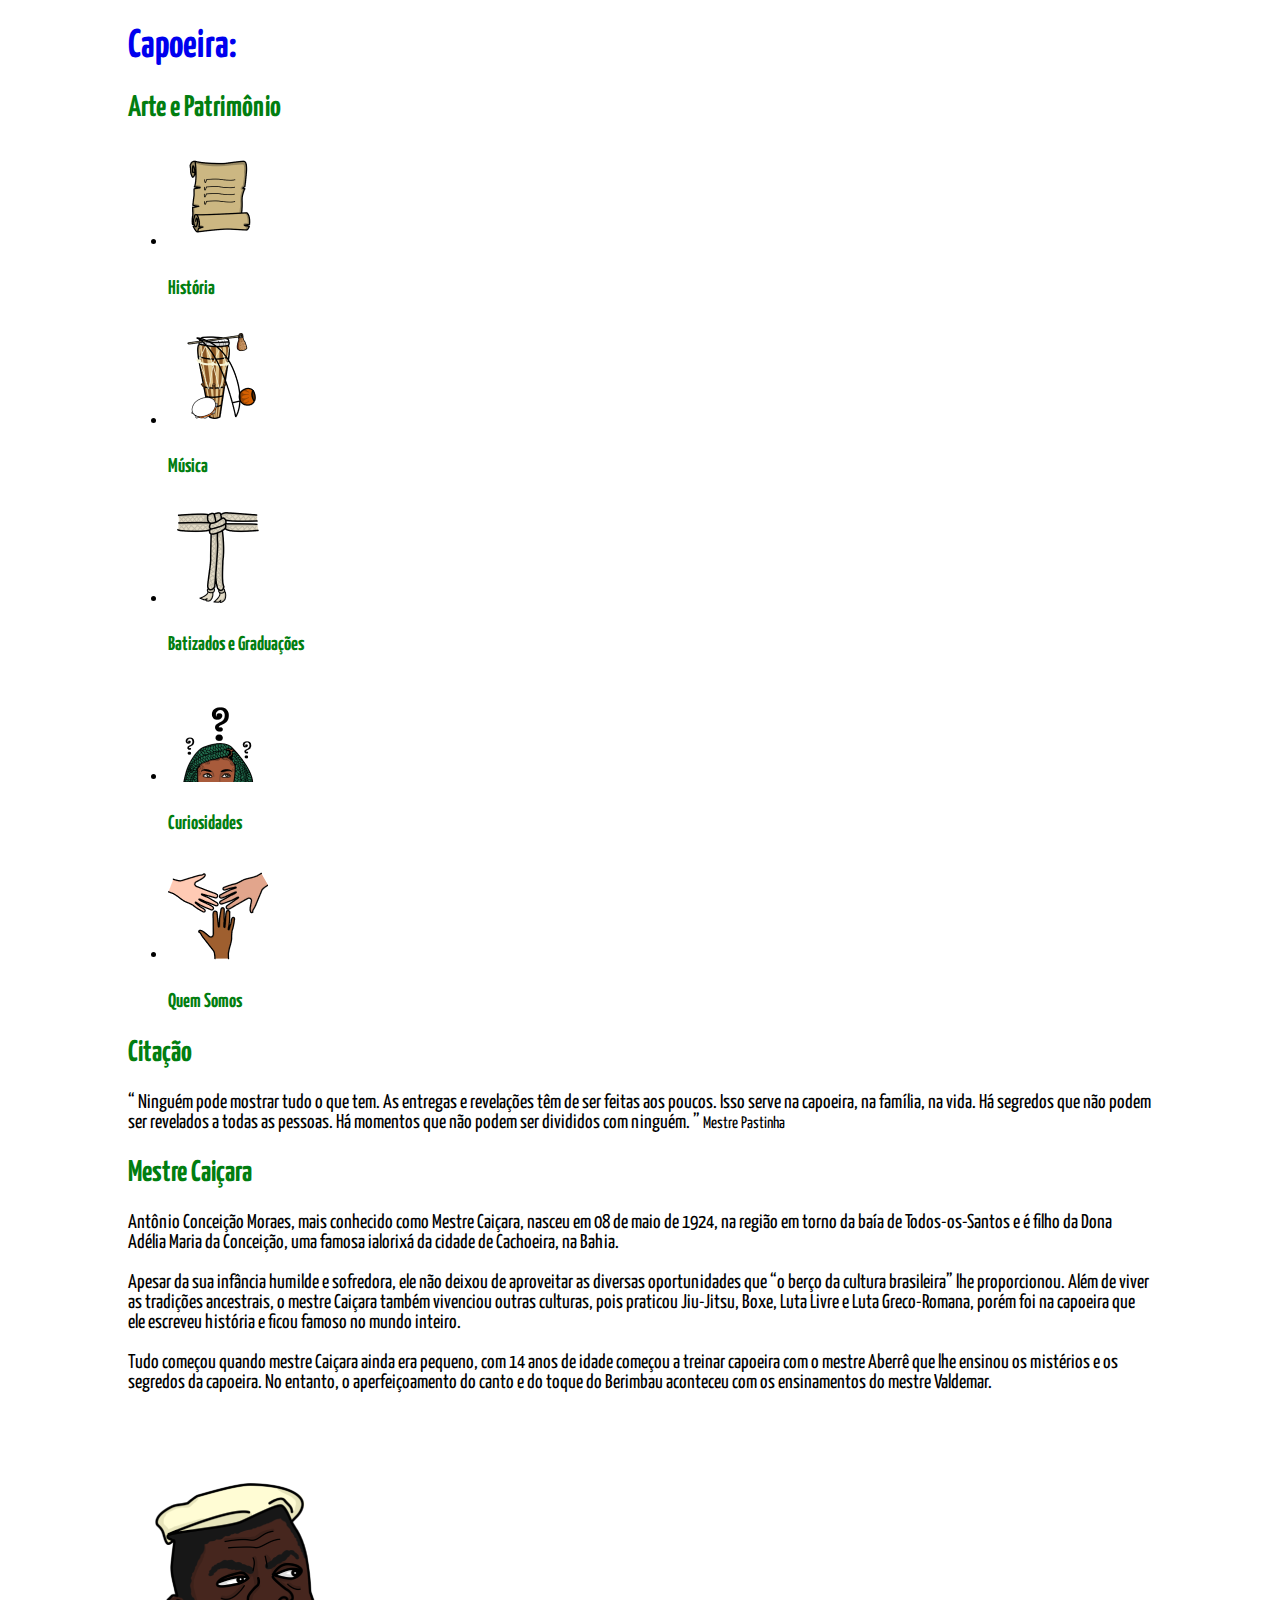
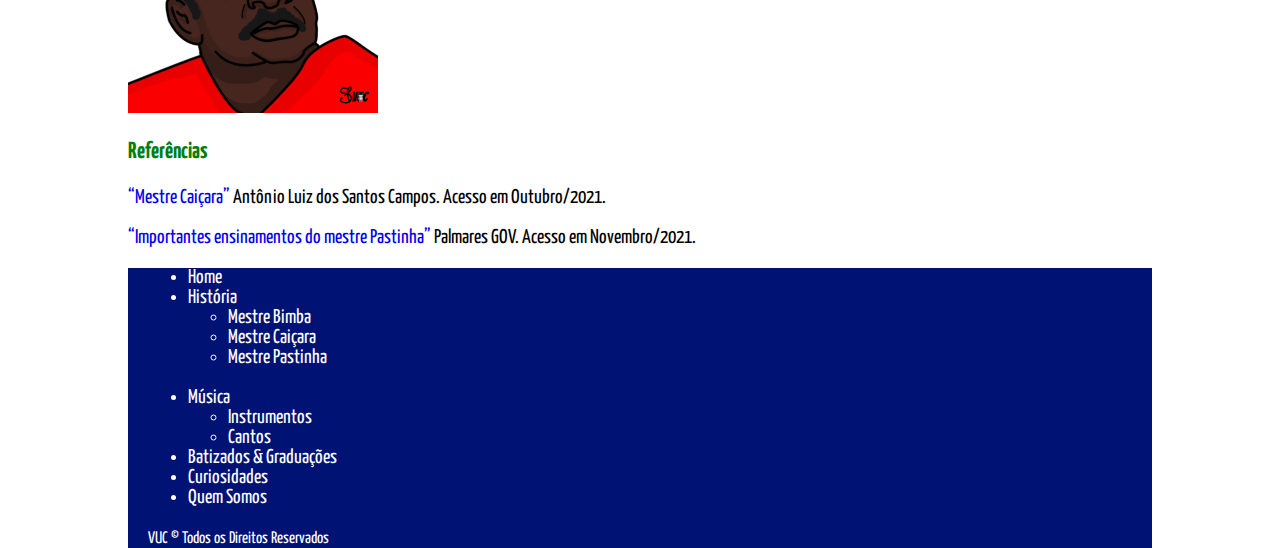
<file: mestre_02.html>
<!DOCTYPE html>
<html lang="pt-BR">

<head>
    <meta charset="UTF-8">
    <title>Mestre Caiçara</title>
    <link rel="stylesheet" type="text/css" href="./css/estilo.css">
</head>

<body>
    <header>
        <nav>
            <a href="./index.html">
                <hgroup>
                    <h1>
                        Capoeira:
                    </h1>
                    <h2>
                        Arte e Patrimônio
                    </h2>
                </hgroup>
            </a>
            <ul>
                <li>
                    <a href="./historia.html">
                        <img src="./imagens/historia.png"
                            alt="Imagem do menu da página História">
                        <h4>História</h4>
                    </a>
                </li>
                <li>
                    <a href="./musica.html">
                        <img src="./imagens/musica.png"
                            alt="Imagem do menu da página Música">
                        <h4>Música</h4>
                    </a>
                </li>
                <li>
                    <a href="./batizados_graduacoes.html">
                        <img src="./imagens/graduacao.png"
                            alt="Imagem do menu da página Batizados & Graduações">
                        <h4>Batizados e Graduações</h4>
                    </a>
                </li>
                <li>
                    <a href="./curiosidades.html">
                        <img src="./imagens/curiosidades.png"
                            alt="Imagem do menu da página Curiosidades">
                        <h4>Curiosidades</h4>
                    </a>
                </li>
                <li>
                    <a href="./quem_somos.html">
                        <img src="./imagens/quemsomos.png"
                            alt="Imagem do menu da página Quem Somos">
                        <h4>Quem Somos</h4>
                    </a>
                </li>
            </ul>
        </nav>
    </header>
    <section>
        <h2>Citação</h2>
        <q>
            Ninguém pode mostrar tudo o que tem. As entregas e revelações têm de ser feitas aos poucos. Isso serve na capoeira, na família, na vida. Há segredos que não podem ser revelados a todas as pessoas. Há momentos que não podem ser divididos com ninguém.
        </q>
        <small>Mestre Pastinha</small>
    </section>
    <main>
        <article>
            <h2>Mestre Caiçara</h2>
            <p>
                Antônio Conceição Moraes, mais conhecido como Mestre Caiçara, nasceu em 08 de maio de 1924, na região em torno da baía de Todos-os-Santos e é filho da Dona Adélia Maria da Conceição, uma famosa ialorixá da cidade de Cachoeira, na Bahia.
            </p>
            <p>
                Apesar da sua infância humilde e sofredora, ele não deixou de aproveitar as diversas oportunidades que “o berço da cultura brasileira” lhe proporcionou. Além de viver as tradições ancestrais, o mestre Caiçara também vivenciou outras culturas, pois praticou Jiu-Jitsu, Boxe, Luta Livre e Luta Greco-Romana, porém foi na capoeira que ele escreveu história e ficou famoso no mundo inteiro.
            </p>
            <p>
                Tudo começou quando mestre Caiçara ainda era pequeno, com 14 anos de idade começou a treinar capoeira com o mestre Aberrê que lhe ensinou os mistérios e os segredos da capoeira. No entanto, o aperfeiçoamento do canto e do toque do Berimbau aconteceu com os ensinamentos do mestre Valdemar.
            </p>
        </article>
        <aside>
            <img src="./imagens/mestre-caiçara.png" alt="Imagem do Mestre Caiçara">
        </aside>
    </main>
    <section>
        <h3>Referências</h3>
        <p><a href="https://www.capoeiranews.com.br/2016/04/mestre-caicara.html" target="_blank">“Mestre Caiçara”</a> Antônio Luiz dos Santos Campos. Acesso em Outubro/2021.</p>
        <p>
            <a href="https://www.palmares.gov.br/sites/000/2/download/pastinha.pdf" target="_blank">“Importantes ensinamentos do mestre Pastinha”</a>  Palmares GOV. Acesso em Novembro/2021. 
        </p>
    </section>
    <footer>
        <nav>
            <ul>
                <li><a href="index.html">Home</a></li>
                <li>
                    <a href="historia.html">História</a>
                    <ul>
                        <li><a href="mestre_01.html">Mestre Bimba</a></li>
                        <li><a href="mestre_02.html">Mestre Caiçara</a></li>
                        <li><a href="mestre_03.html">Mestre Pastinha</a></li>
                    </ul>
                </li>
            </ul>
            <ul>
                <li>
                    <a href="musica.html">Música</a>
                    <ul>
                        <li><a href="instrumentos.html">Instrumentos</a></li>
                        <li><a href="cantos.html">Cantos</a></li>
                    </ul>
                </li>
                <li><a href="batizados_graduacoes.html">Batizados & Graduações</a></li>
                <li><a href="curiosidades.html">Curiosidades</a></li>
                <li><a href="quem_somos.html">Quem Somos</a></li>
            </ul>
        </nav>
        <small>VUC © Todos os Direitos Reservados</small>
    </footer>
</body>
</html>
</file>
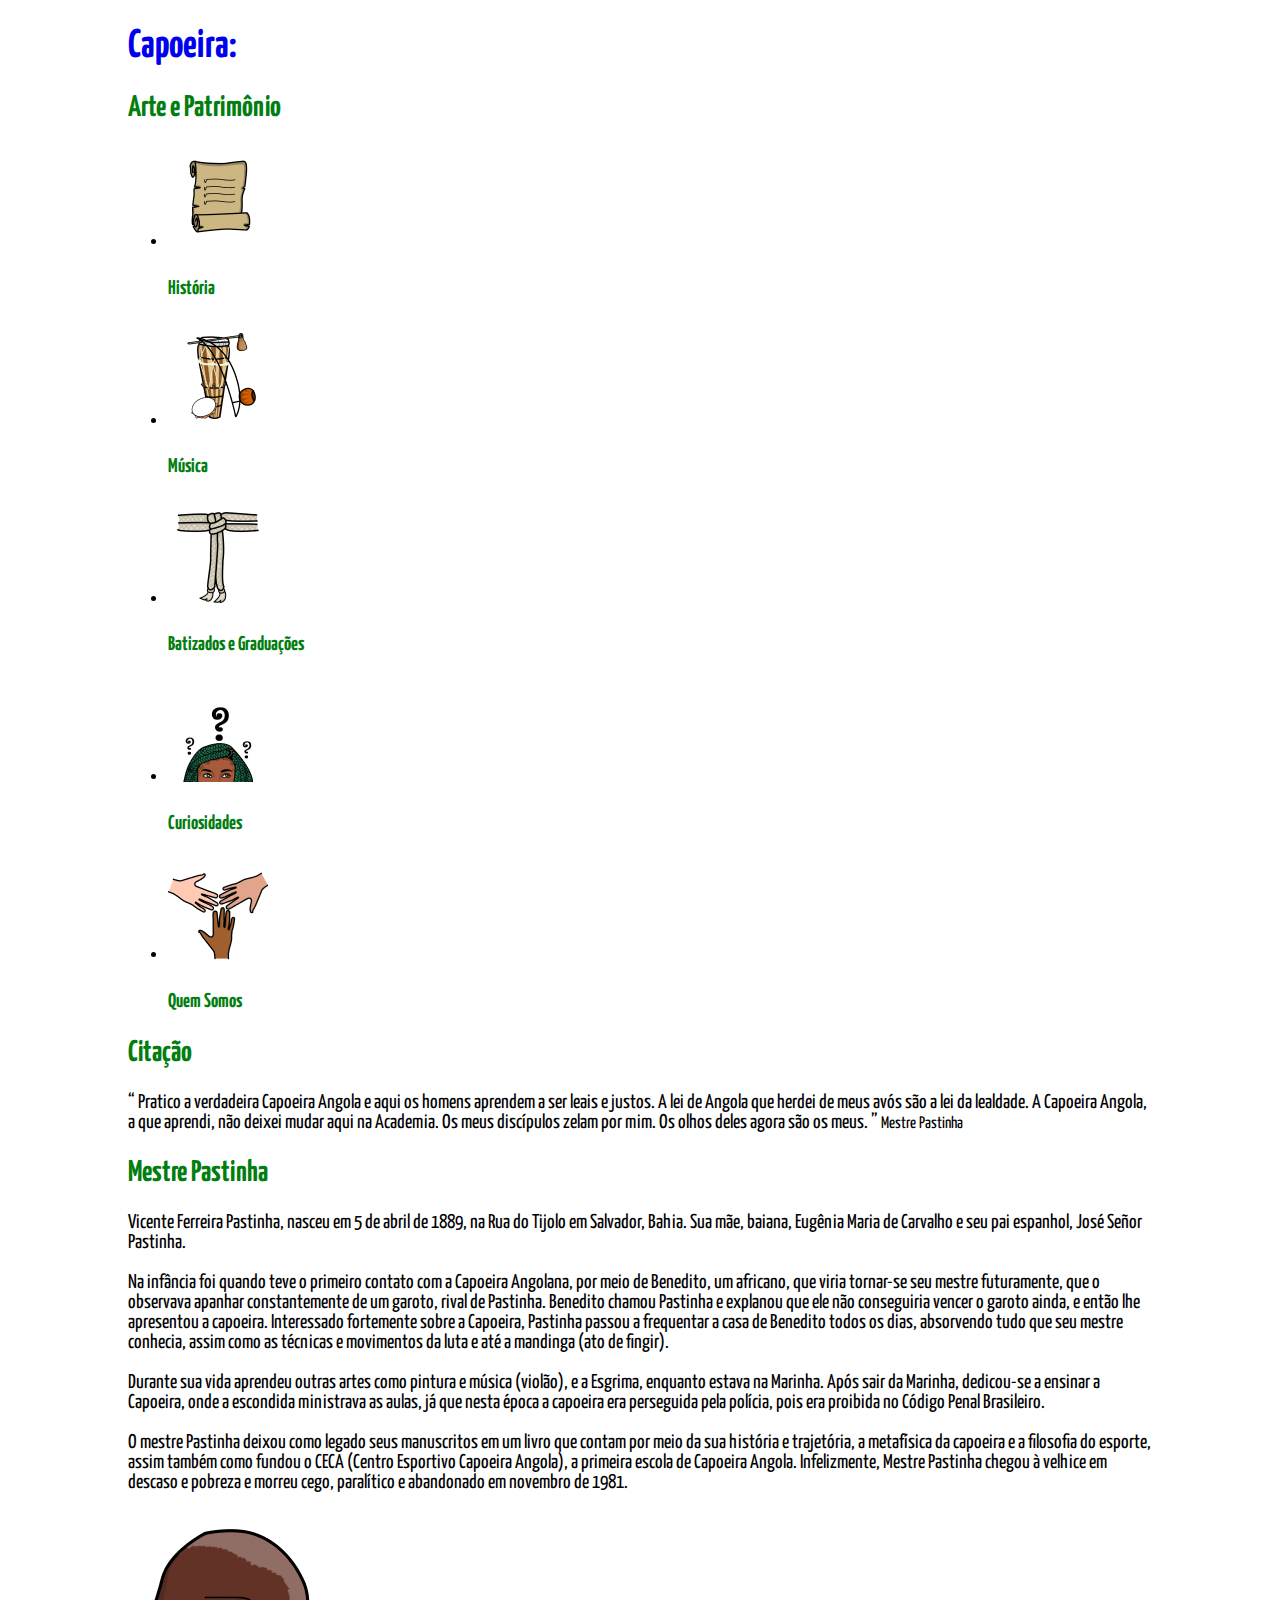
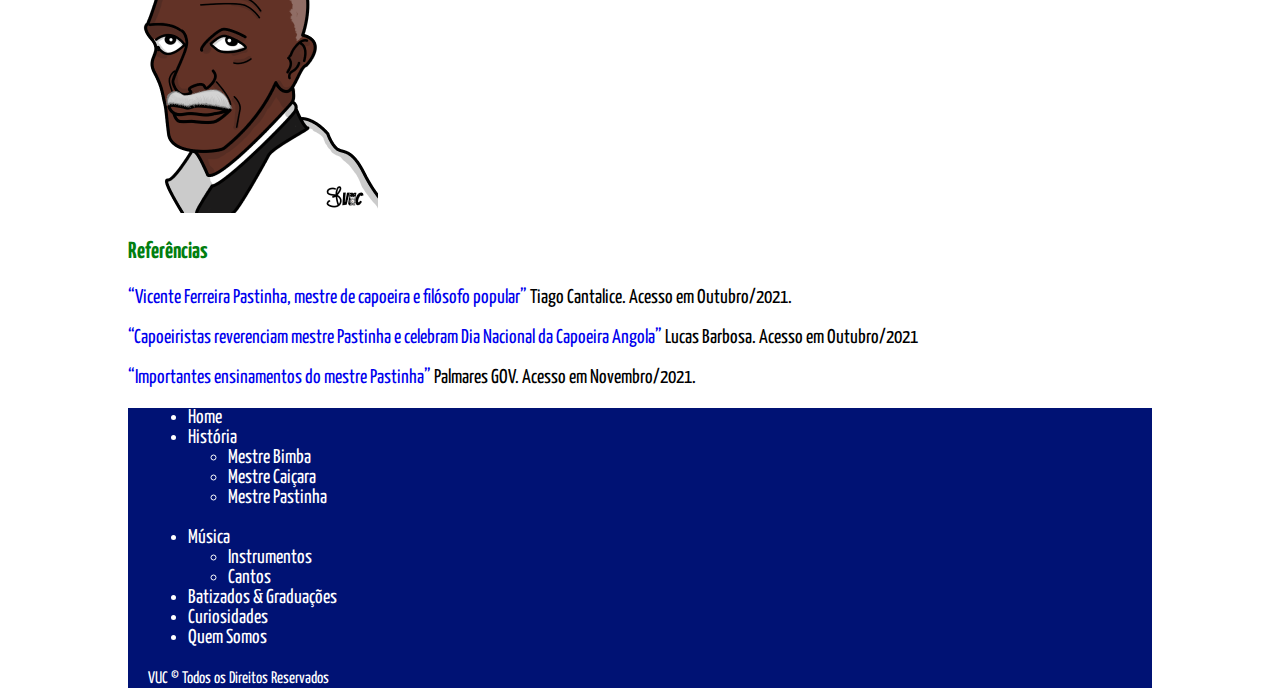
<file: mestre_03.html>
<!DOCTYPE html>
<html lang="pt-BR">

<head>
    <meta charset="UTF-8">
    <title>Mestre Pastinha</title>
    <link rel="stylesheet" type="text/css" href="./css/estilo.css">
</head>

<body id="mestre">
    <header>
        <nav>
            <a href="./index.html">
                <hgroup>
                    <h1>
                        Capoeira:
                    </h1>
                    <h2>
                        Arte e Patrimônio
                    </h2>
                </hgroup>
            </a>
            <ul>
                <li>
                    <a href="./historia.html">
                        <img src="./imagens/historia.png"
                            alt="Imagem do menu da página História">
                        <h4>História</h4>
                    </a>
                </li>
                <li>
                    <a href="./musica.html">
                        <img src="./imagens/musica.png"
                            alt="Imagem do menu da página Música">
                        <h4>Música</h4>
                    </a>
                </li>
                <li>
                    <a href="./batizados_graduacoes.html">
                        <img src="./imagens/graduacao.png"
                            alt="Imagem do menu da página Batizados & Graduações">
                        <h4>Batizados e Graduações</h4>
                    </a>
                </li>
                <li>
                    <a href="./curiosidades.html">
                        <img src="./imagens/curiosidades.png"
                            alt="Imagem do menu da página Curiosidades">
                        <h4>Curiosidades</h4>
                    </a>
                </li>
                <li>
                    <a href="./quem_somos.html">
                        <img src="./imagens/quemsomos.png"
                            alt="Imagem do menu da página Quem Somos">
                        <h4>Quem Somos</h4>
                    </a>
                </li>
            </ul>
        </nav>
    </header>
    <section>
        <h2>Citação</h2>
        <q>
            Pratico a verdadeira Capoeira Angola e aqui os homens aprendem a ser leais e justos. A lei de Angola que herdei de meus avós são a lei da lealdade. A Capoeira Angola, a que aprendi, não deixei mudar aqui na Academia. Os meus discípulos zelam por mim. Os olhos deles agora são os meus.
        </q>
        <small>Mestre Pastinha</small>
    </section>
    <main>
        <article>
            <h2>Mestre Pastinha</h2>
            <p>
                Vicente Ferreira Pastinha, nasceu em 5 de abril de 1889, na Rua do Tijolo em Salvador, Bahia. Sua mãe, baiana, Eugênia Maria de Carvalho e seu pai espanhol, José Señor Pastinha.
            </p>
            <p>
                Na infância foi quando teve o primeiro contato com a Capoeira Angolana, por meio de Benedito, um africano, que viria tornar-se seu mestre futuramente, que o observava apanhar constantemente de um garoto, rival de Pastinha. Benedito chamou Pastinha e explanou que ele não conseguiria vencer o garoto ainda, e então lhe apresentou a capoeira. Interessado fortemente sobre a Capoeira, Pastinha passou a frequentar a casa de Benedito todos os dias, absorvendo tudo que seu mestre conhecia, assim como as técnicas e movimentos da luta e até a mandinga (ato de fingir).
            </p>
            <p>
                Durante sua vida aprendeu outras artes como pintura e música (violão), e a Esgrima, enquanto estava na Marinha. Após sair da Marinha, dedicou-se a ensinar a Capoeira, onde a escondida ministrava as aulas, já que nesta época a capoeira era perseguida pela polícia, pois era proibida no Código Penal Brasileiro.
            </p>
            <p>
                O mestre Pastinha deixou como legado seus manuscritos em um livro que contam por meio da sua história e trajetória, a metafísica da capoeira e a filosofia do esporte, assim também como fundou o CECA (Centro Esportivo Capoeira Angola), a primeira escola de Capoeira Angola. Infelizmente, Mestre Pastinha chegou à velhice em descaso e pobreza e morreu cego, paralítico e abandonado em novembro de 1981.
            </p>
        </article>
        <aside>
            <img src="./imagens/mestre-pastinha.png" alt="Imagem do Mestre Pastinha">
        </aside>
    </main>
    <section>
        <h3>Referências</h3>
        <p>
            <a href="https://www.palmares.gov.br/?p=41316http://nzinga.org.br/pt-br/mestre-pastinha" target="_blank">“Vicente Ferreira Pastinha, mestre de capoeira e filósofo popular”</a> Tiago Cantalice. Acesso em Outubro/2021.
        </p>
        <p>
            <a href="https://www.agenciamural.org.br/capoeiristas-reverenciam-mestre-pastinha-e-celebram-dia-nacional-da-capoeira-angola/" target="_blank">“Capoeiristas reverenciam mestre Pastinha e celebram Dia Nacional da Capoeira Angola”</a> Lucas Barbosa. Acesso em Outubro/2021
        </p>
        <p>
            <a href="https://www.palmares.gov.br/sites/000/2/download/pastinha.pdf" target="_blank">“Importantes ensinamentos do mestre Pastinha”</a>  Palmares GOV. Acesso em Novembro/2021. 
        </p>
    </section>
    <footer>
        <nav>
            <ul>
                <li><a href="index.html">Home</a></li>
                <li>
                    <a href="historia.html">História</a>
                    <ul>
                        <li><a href="mestre_01.html">Mestre Bimba</a></li>
                        <li><a href="mestre_02.html">Mestre Caiçara</a></li>
                        <li><a href="mestre_03.html">Mestre Pastinha</a></li>
                    </ul>
                </li>
            </ul>
            <ul>
                <li>
                    <a href="musica.html">Música</a>
                    <ul>
                        <li><a href="instrumentos.html">Instrumentos</a></li>
                        <li><a href="cantos.html">Cantos</a></li>
                    </ul>
                </li>
                <li><a href="batizados_graduacoes.html">Batizados & Graduações</a></li>
                <li><a href="curiosidades.html">Curiosidades</a></li>
                <li><a href="quem_somos.html">Quem Somos</a></li>
            </ul>
        </nav>
        <small>VUC © Todos os Direitos Reservados</small>
    </footer>
</body>

</html>
</file>
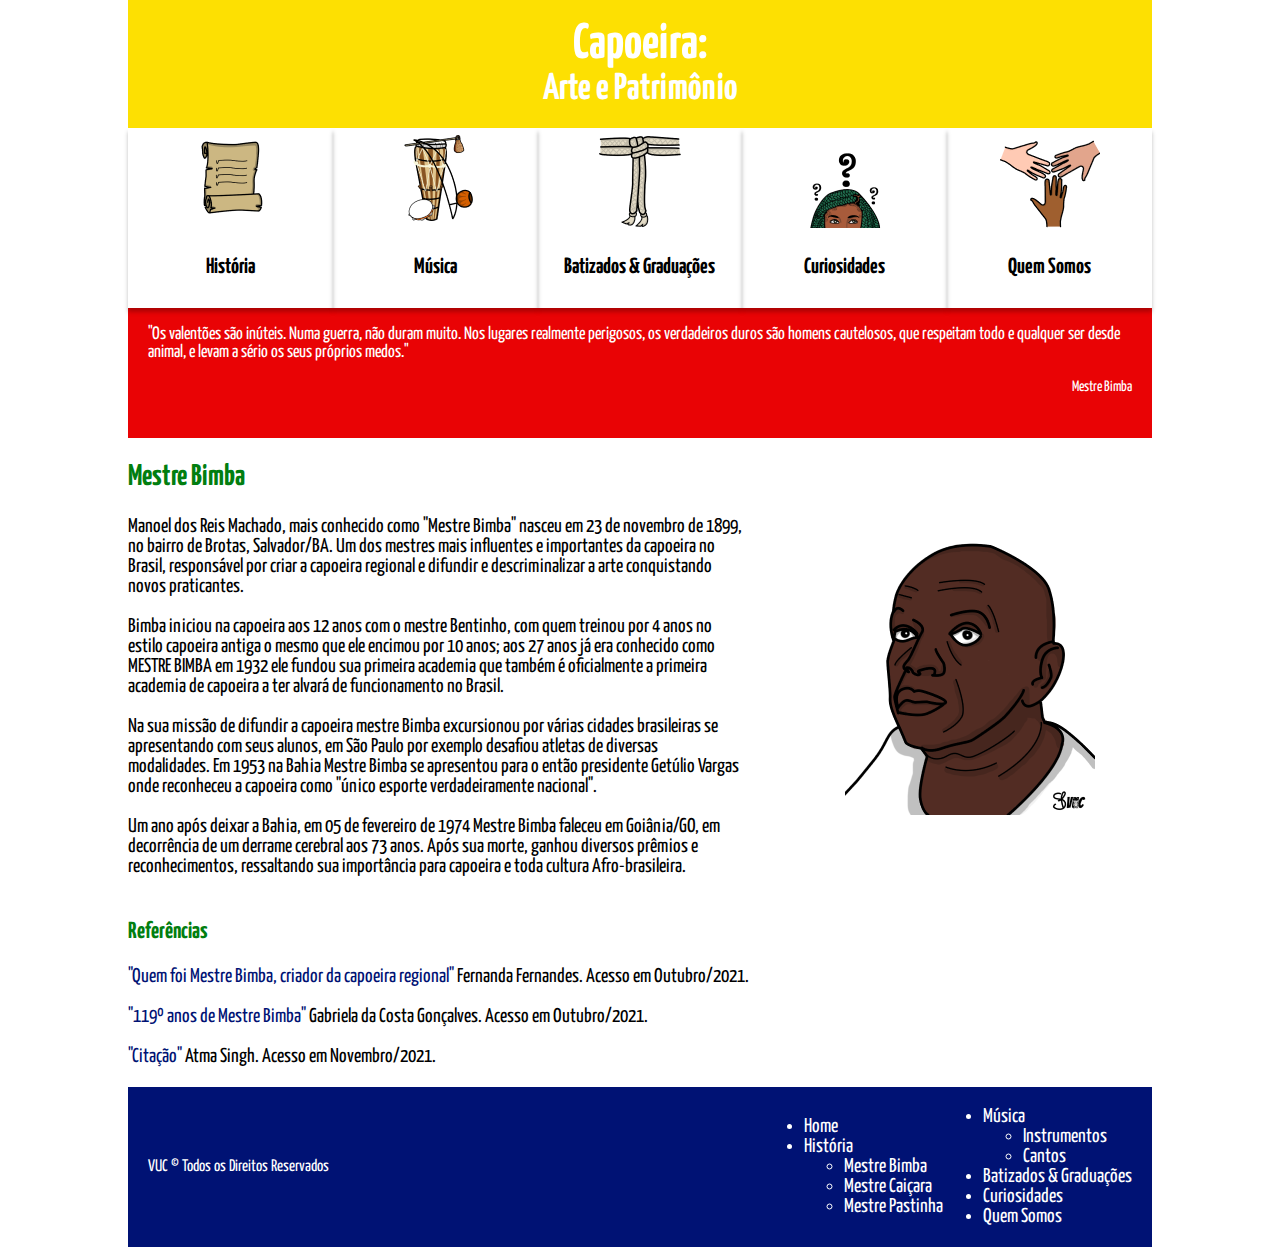
<file: mestre_bimba.html>
<!DOCTYPE html>
<html lang="pt-BR">

<head>
    <meta charset="UTF-8">
    <title>Mestre Bimba</title>
    <link rel="stylesheet" type="text/css" href="./css/estilo.css">
</head>

<body>
    <header>
        <nav class="flex flex-vertical flex-a-center">
            <a class="cabecalho w-2-de-2 m-none p-vertical_pequeno" href="./index.html">
                <hgroup class="titulo text-a-center">
                    <h1 class="m-none">
                        Capoeira:
                    </h1>
                    <h2 class="m-none">
                        Arte e Patrimônio
                    </h2>
                </hgroup>
            </a>
            <ul class="flex menu flex-j-evenly w-2-de-2 l-style-none m-none p-none">
                <li class="w-1-de-5 card-menu">
                    <a class="flex flex-vertical flex-a-center" href="./historia.html">
                        <img src="./imagens/historia.png"
                            alt="Imagem do menu da página História">
                        <h4>História</h4>
                    </a>
                    <ul class="menu-dropdown oculto p-none l-style-none text-a-center">
                        <li>
                            <a href="./mestre_bimba.html">
                                Mestre Bimba
                            </a>
                        </li>
                        <li>
                            <a href="./mestre_caicara.html">
                                Mestre Caiçara
                            </a>
                        </li>
                        <li>
                            <a href="./mestre_pastinha.html">
                                Mestre Pastinha
                            </a>
                        </li>
                    </ul>
                </li>
                <li class="w-1-de-5 card-menu">
                    <a class="flex flex-vertical flex-a-center" href="./musica.html">
                        <img src="./imagens/musica.png"
                            alt="Imagem do menu da página Música">
                        <h4>Música</h4>
                    </a>
                    <ul class="menu-dropdown oculto p-none l-style-none text-a-center">
                        <li>
                            <a href="./instrumentos.html">
                               Instrumentos
                            </a>
                        </li>
                        <li>
                            <a href="./cantos.html">
                                Cantos
                            </a>
                        </li>
                    </ul>
                </li>
                <li class="w-1-de-5 card-menu">
                    <a class="flex flex-vertical flex-a-center" href="./batizados_graduacoes.html">
                        <img src="./imagens/graduacao.png"
                            alt="Imagem do menu da página Batizados & Graduações">
                        <h4>Batizados & Graduações</h4>
                    </a>
                </li>
                <li class="w-1-de-5 card-menu">
                    <a class="flex flex-vertical flex-a-center" href="./curiosidades.html">
                        <img src="./imagens/curiosidades.png"
                            alt="Imagem do menu da página Curiosidades">
                        <h4>Curiosidades</h4>
                    </a>
                </li>
                <li class="w-1-de-5 card-menu">
                    <a class="flex flex-vertical flex-a-center" href="./quem_somos.html">
                        <img src="./imagens/quemsomos.png"
                            alt="Imagem do menu da página Quem Somos">
                        <h4>Quem Somos</h4>
                    </a>
                </li>
            </ul>
        </nav>
    </header>
    <div class="flex flex-vertical flex-a-end citacao p-horizontal_pequeno">
        <blockquote class="m-none">
            <p>
                "Os valentões são inúteis. Numa guerra, não duram muito. Nos lugares realmente perigosos, os verdadeiros duros são homens cautelosos, que respeitam todo e qualquer ser desde animal, e levam a sério os seus próprios medos."
            </p>
        </blockquote>
        <p class="m-none autor">Mestre Bimba</p>
    </div>
    <main class="flex flex-j-between flex-a-center">
        <article class="w-2-de-3">
            <h2>Mestre Bimba</h2>
            <p>
                Manoel dos Reis Machado, mais conhecido como "Mestre Bimba" nasceu em 23 de novembro de 1899, no bairro de Brotas, Salvador/BA. Um dos mestres mais influentes e importantes da capoeira no Brasil, responsável por criar a capoeira regional e difundir e descriminalizar a arte conquistando novos praticantes.
            </p>
            <p>
                Bimba iniciou na capoeira aos 12 anos com o mestre Bentinho, com quem treinou por 4 anos no estilo capoeira antiga o mesmo que ele encimou por 10 anos; aos 27 anos já era conhecido como MESTRE BIMBA em 1932 ele fundou sua primeira academia que também é oficialmente a primeira academia de capoeira a ter alvará de funcionamento no Brasil.
            </p>
            <p>
                Na sua missão de difundir a capoeira mestre Bimba excursionou por várias cidades brasileiras se apresentando com seus alunos, em São Paulo por exemplo desafiou atletas de diversas modalidades. Em 1953 na Bahia Mestre Bimba se apresentou para o então presidente Getúlio Vargas onde reconheceu a capoeira como "único esporte verdadeiramente nacional".
            </p>
            <p>
                Um ano após deixar a Bahia, em 05 de fevereiro de 1974 Mestre Bimba faleceu em Goiânia/GO, em decorrência de um derrame cerebral aos 73 anos. Após sua morte, ganhou diversos prêmios e reconhecimentos, ressaltando sua importância para capoeira e toda cultura Afro-brasileira.
            </p>
        </article>
        <aside class="w-1-de-3">
            <img src="./imagens/mestre-bimba.png" alt="Imagem do Mestre Bimba">
        </aside>
    </main>
    <section class="referencias">
        <h3>Referências</h3>
        <p>
            <a href="http://www.multirio.rj.gov.br/index.php/leia/reportagens-artigos/reportagens/16849-quem-foi-mestre-bimba,-criador-da-capoeira-regional" target="_blank">"Quem foi Mestre Bimba, criador da capoeira regional"</a> Fernanda Fernandes. Acesso em Outubro/2021.
        </p>
        <p>
            <a href="https://www.palmares.gov.br/?p=52567#:~:text=Mestre%20Bimba%20nasceu%20no%20dia,estilo%20chamado%20%E2%80%9Ccapoeira%20regional%E2%80%9D.&text=Em%202014%20a%20Unesco%20reconheceu%20a%20capoeira%20como%20Patrim%C3%B4nio%20Imaterial%20da%20Humanidade" target="_blank">"119º anos de Mestre Bimba"</a> Gabriela da Costa Gonçalves. Acesso em Outubro/2021.
        </p>
        <p>
            <a href="https://br.pinterest.com/pin/575686764847886674/" target="_blank">"Citação"</a> Atma Singh. Acesso em Novembro/2021.
        </p>
    </section>
    <footer class="flex flex-reverse flex-a-center flex-j-between">
        <nav class="flex flex-a-center">
            <ul>
                <li><a href="index.html">Home</a></li>
                <li>
                    <a href="historia.html">História</a>
                    <ul>
                        <li><a href="mestre_bimba.html">Mestre Bimba</a></li>
                        <li><a href="mestre_caicara.html">Mestre Caiçara</a></li>
                        <li><a href="mestre_pastinha.html">Mestre Pastinha</a></li>
                    </ul>
                </li>
            </ul>
            <ul>
                <li>
                    <a href="musica.html">Música</a>
                    <ul>
                        <li><a href="instrumentos.html">Instrumentos</a></li>
                        <li><a href="cantos.html">Cantos</a></li>
                    </ul>
                </li>
                <li><a href="batizados_graduacoes.html">Batizados & Graduações</a></li>
                <li><a href="curiosidades.html">Curiosidades</a></li>
                <li><a href="quem_somos.html">Quem Somos</a></li>
            </ul>
        </nav>
        <small class="w-1-de-3">VUC © Todos os Direitos Reservados</small>
    </footer>
</body>

</html>
</file>
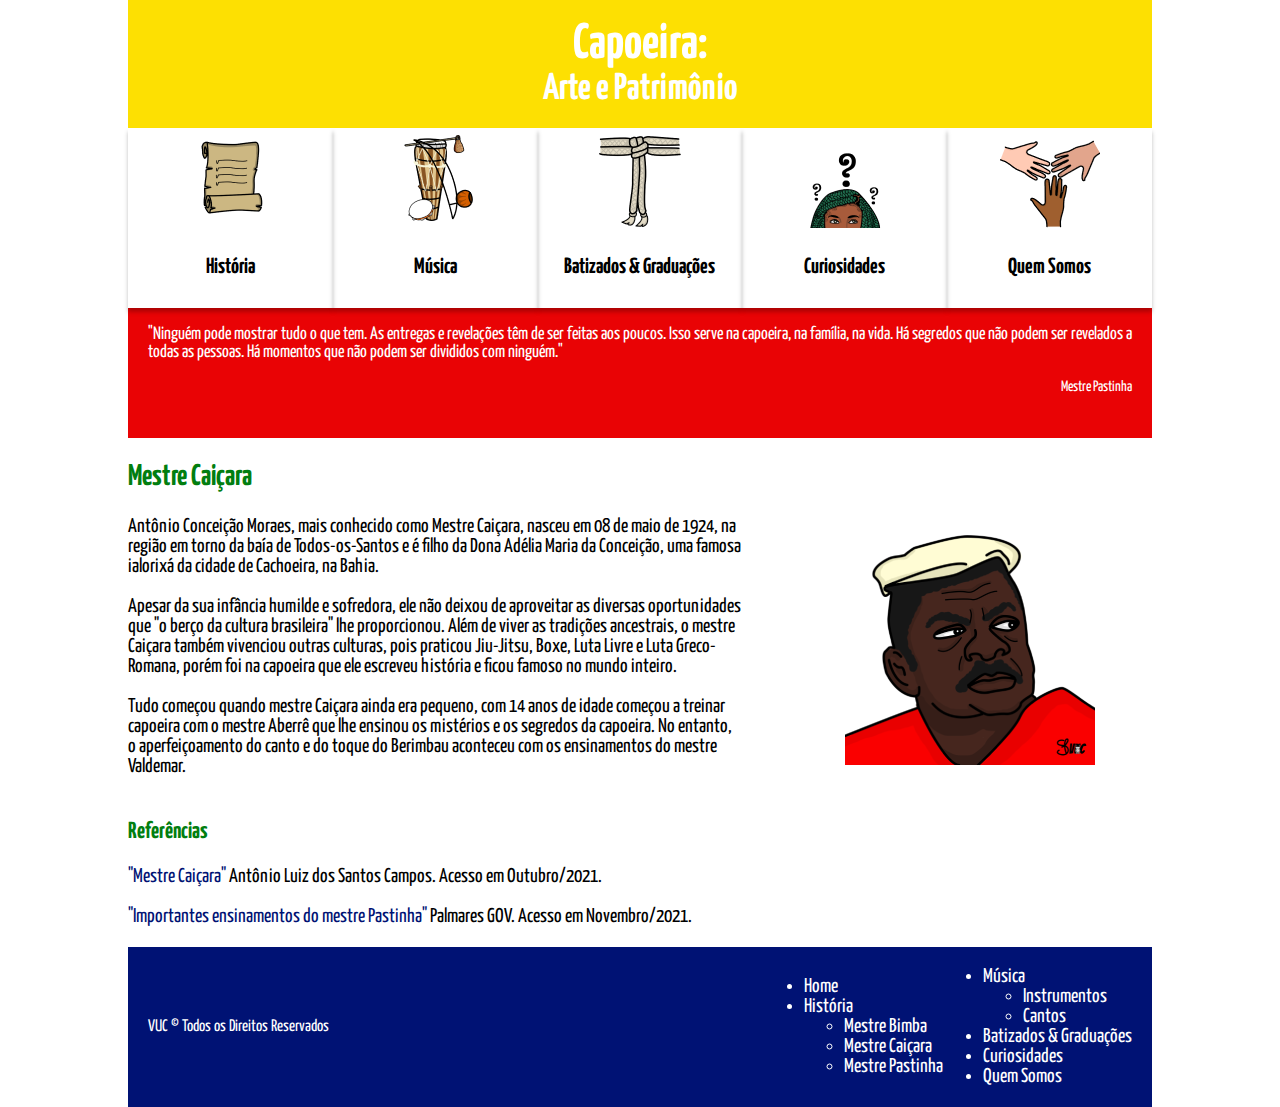
<file: mestre_caicara.html>
<!DOCTYPE html>
<html lang="pt-BR">

<head>
    <meta charset="UTF-8">
    <title>Mestre Caiçara</title>
    <link rel="stylesheet" type="text/css" href="./css/estilo.css">
</head>

<body>
    <header>
        <nav class="flex flex-vertical flex-a-center">
            <a class="cabecalho w-2-de-2 m-none p-vertical_pequeno" href="./index.html">
                <hgroup class="titulo text-a-center">
                    <h1 class="m-none">
                        Capoeira:
                    </h1>
                    <h2 class="m-none">
                        Arte e Patrimônio
                    </h2>
                </hgroup>
            </a>
            <ul class="flex menu flex-j-evenly w-2-de-2 l-style-none m-none p-none">
                <li class="w-1-de-5 card-menu">
                    <a class="flex flex-vertical flex-a-center" href="./historia.html">
                        <img src="./imagens/historia.png"
                            alt="Imagem do menu da página História">
                        <h4>História</h4>
                    </a>
                    <ul class="menu-dropdown oculto p-none l-style-none text-a-center">
                        <li>
                            <a href="./mestre_bimba.html">
                                Mestre Bimba
                            </a>
                        </li>
                        <li>
                            <a href="./mestre_caicara.html">
                                Mestre Caiçara
                            </a>
                        </li>
                        <li>
                            <a href="./mestre_pastinha.html">
                                Mestre Pastinha
                            </a>
                        </li>
                    </ul>
                </li>
                <li class="w-1-de-5 card-menu">
                    <a class="flex flex-vertical flex-a-center" href="./musica.html">
                        <img src="./imagens/musica.png"
                            alt="Imagem do menu da página Música">
                        <h4>Música</h4>
                    </a>
                    <ul class="menu-dropdown oculto p-none l-style-none text-a-center">
                        <li>
                            <a href="./instrumentos.html">
                               Instrumentos
                            </a>
                        </li>
                        <li>
                            <a href="./cantos.html">
                                Cantos
                            </a>
                        </li>
                    </ul>
                </li>
                <li class="w-1-de-5 card-menu">
                    <a class="flex flex-vertical flex-a-center" href="./batizados_graduacoes.html">
                        <img src="./imagens/graduacao.png"
                            alt="Imagem do menu da página Batizados & Graduações">
                        <h4>Batizados & Graduações</h4>
                    </a>
                </li>
                <li class="w-1-de-5 card-menu">
                    <a class="flex flex-vertical flex-a-center" href="./curiosidades.html">
                        <img src="./imagens/curiosidades.png"
                            alt="Imagem do menu da página Curiosidades">
                        <h4>Curiosidades</h4>
                    </a>
                </li>
                <li class="w-1-de-5 card-menu">
                    <a class="flex flex-vertical flex-a-center" href="./quem_somos.html">
                        <img src="./imagens/quemsomos.png"
                            alt="Imagem do menu da página Quem Somos">
                        <h4>Quem Somos</h4>
                    </a>
                </li>
            </ul>
        </nav>
    </header>
    <div class="flex flex-vertical flex-a-end citacao p-horizontal_pequeno">
        <blockquote class="m-none">
            <p>
                "Ninguém pode mostrar tudo o que tem. As entregas e revelações têm de ser feitas aos poucos. Isso serve na capoeira, na família, na vida. Há segredos que não podem ser revelados a todas as pessoas. Há momentos que não podem ser divididos com ninguém."
            </p>
        </blockquote>
        <p class="m-none autor">Mestre Pastinha</p>
    </div>
    <main class="flex flex-j-between flex-a-center">
        <article class="w-2-de-3">
            <h2>Mestre Caiçara</h2>
            <p>
                Antônio Conceição Moraes, mais conhecido como Mestre Caiçara, nasceu em 08 de maio de 1924, na região em torno da baía de Todos-os-Santos e é filho da Dona Adélia Maria da Conceição, uma famosa ialorixá da cidade de Cachoeira, na Bahia.
            </p>
            <p>
                Apesar da sua infância humilde e sofredora, ele não deixou de aproveitar as diversas oportunidades que "o berço da cultura brasileira" lhe proporcionou. Além de viver as tradições ancestrais, o mestre Caiçara também vivenciou outras culturas, pois praticou Jiu-Jitsu, Boxe, Luta Livre e Luta Greco-Romana, porém foi na capoeira que ele escreveu história e ficou famoso no mundo inteiro.
            </p>
            <p>
                Tudo começou quando mestre Caiçara ainda era pequeno, com 14 anos de idade começou a treinar capoeira com o mestre Aberrê que lhe ensinou os mistérios e os segredos da capoeira. No entanto, o aperfeiçoamento do canto e do toque do Berimbau aconteceu com os ensinamentos do mestre Valdemar.
            </p>
        </article>
        <aside class="w-1-de-3">
            <img src="./imagens/mestre-caiçara.png" alt="Imagem do Mestre Caiçara">
        </aside>
    </main>
    <section class="referencias">
        <h3>Referências</h3>
        <p><a href="https://www.capoeiranews.com.br/2016/04/mestre-caicara.html" target="_blank">"Mestre Caiçara"</a> Antônio Luiz dos Santos Campos. Acesso em Outubro/2021.</p>
        <p>
            <a href="https://www.palmares.gov.br/sites/000/2/download/pastinha.pdf" target="_blank">"Importantes ensinamentos do mestre Pastinha"</a>  Palmares GOV. Acesso em Novembro/2021. 
        </p>
    </section>
    <footer class="flex flex-reverse flex-a-center flex-j-between">
        <nav class="flex flex-a-center">
            <ul>
                <li><a href="index.html">Home</a></li>
                <li>
                    <a href="historia.html">História</a>
                    <ul>
                        <li><a href="mestre_bimba.html">Mestre Bimba</a></li>
                        <li><a href="mestre_caicara.html">Mestre Caiçara</a></li>
                        <li><a href="mestre_pastinha.html">Mestre Pastinha</a></li>
                    </ul>
                </li>
            </ul>
            <ul>
                <li>
                    <a href="musica.html">Música</a>
                    <ul>
                        <li><a href="instrumentos.html">Instrumentos</a></li>
                        <li><a href="cantos.html">Cantos</a></li>
                    </ul>
                </li>
                <li><a href="batizados_graduacoes.html">Batizados & Graduações</a></li>
                <li><a href="curiosidades.html">Curiosidades</a></li>
                <li><a href="quem_somos.html">Quem Somos</a></li>
            </ul>
        </nav>
        <small class="w-1-de-3">VUC © Todos os Direitos Reservados</small>
    </footer>
</body>
</html>
</file>
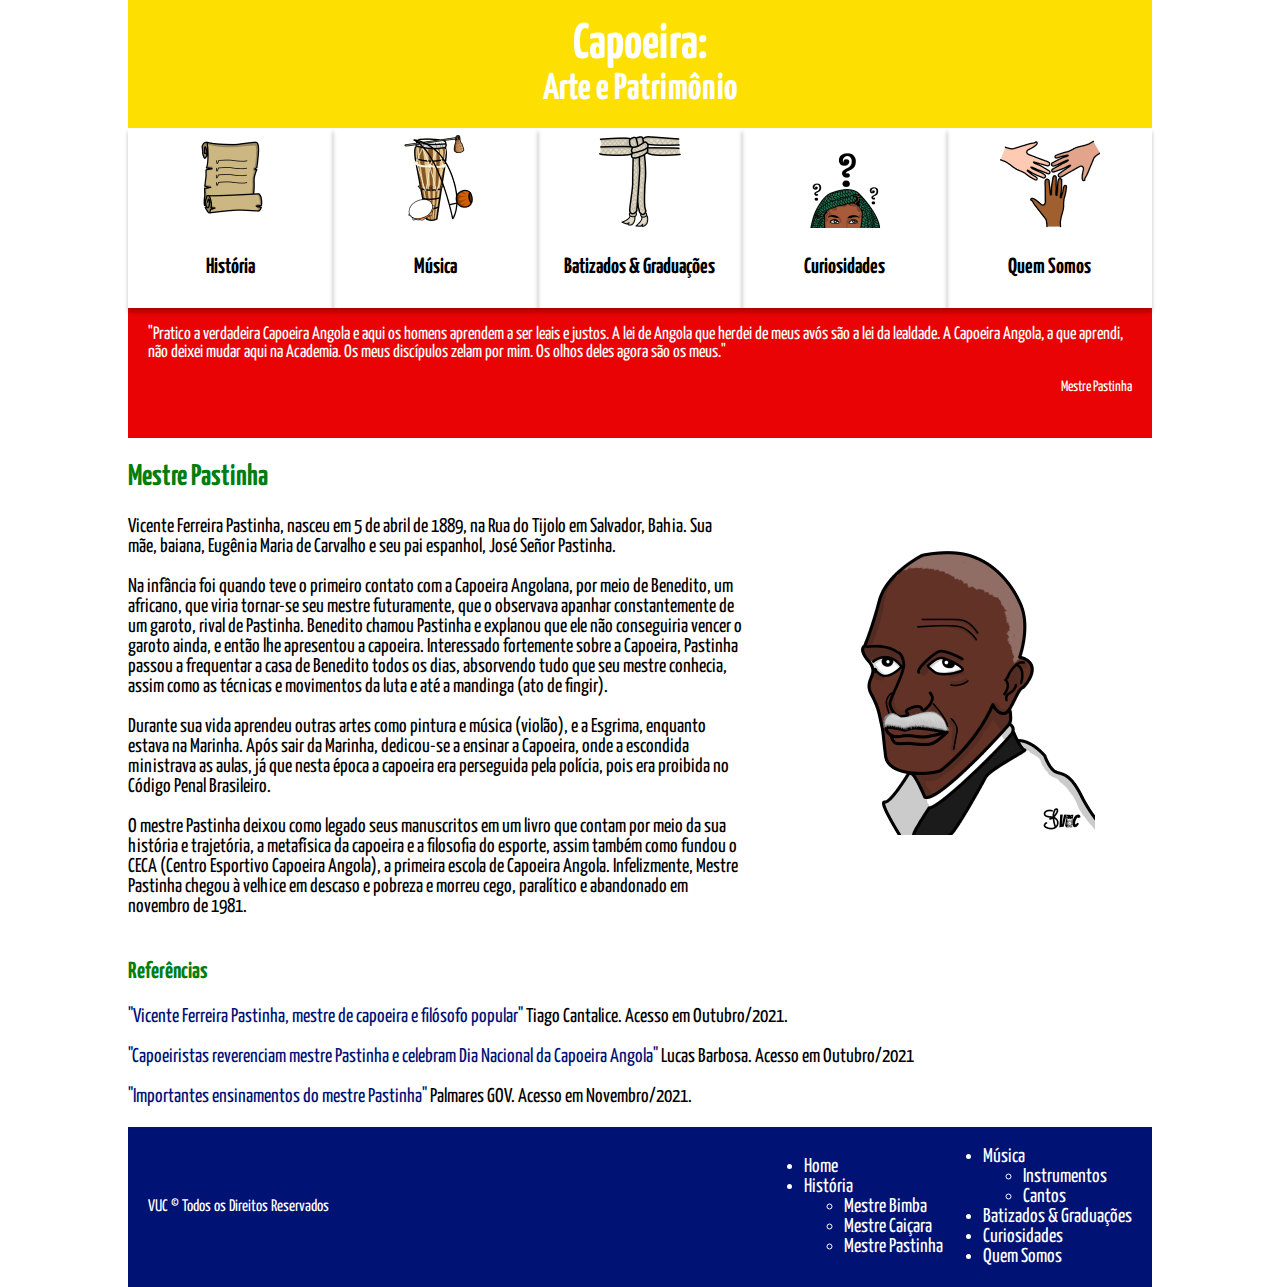
<file: mestre_pastinha.html>
<!DOCTYPE html>
<html lang="pt-BR">

<head>
    <meta charset="UTF-8">
    <title>Mestre Pastinha</title>
    <link rel="stylesheet" type="text/css" href="./css/estilo.css">
</head>

<body id="mestre">
    <header>
        <nav class="flex flex-vertical flex-a-center">
            <a class="cabecalho w-2-de-2 m-none p-vertical_pequeno" href="./index.html">
                <hgroup class="titulo text-a-center">
                    <h1 class="m-none">
                        Capoeira:
                    </h1>
                    <h2 class="m-none">
                        Arte e Patrimônio
                    </h2>
                </hgroup>
            </a>
            <ul class="flex menu flex-j-evenly w-2-de-2 l-style-none m-none p-none">
                <li class="w-1-de-5 card-menu">
                    <a class="flex flex-vertical flex-a-center" href="./historia.html">
                        <img src="./imagens/historia.png"
                            alt="Imagem do menu da página História">
                        <h4>História</h4>
                    </a>
                    <ul class="menu-dropdown oculto p-none l-style-none text-a-center">
                        <li>
                            <a href="./mestre_bimba.html">
                                Mestre Bimba
                            </a>
                        </li>
                        <li>
                            <a href="./mestre_caicara.html">
                                Mestre Caiçara
                            </a>
                        </li>
                        <li>
                            <a href="./mestre_pastinha.html">
                                Mestre Pastinha
                            </a>
                        </li>
                    </ul>
                </li>
                <li class="w-1-de-5 card-menu">
                    <a class="flex flex-vertical flex-a-center" href="./musica.html">
                        <img src="./imagens/musica.png"
                            alt="Imagem do menu da página Música">
                        <h4>Música</h4>
                    </a>
                    <ul class="menu-dropdown oculto p-none l-style-none text-a-center">
                        <li>
                            <a href="./instrumentos.html">
                               Instrumentos
                            </a>
                        </li>
                        <li>
                            <a href="./cantos.html">
                                Cantos
                            </a>
                        </li>
                    </ul>
                </li>
                <li class="w-1-de-5 card-menu">
                    <a class="flex flex-vertical flex-a-center" href="./batizados_graduacoes.html">
                        <img src="./imagens/graduacao.png"
                            alt="Imagem do menu da página Batizados & Graduações">
                        <h4>Batizados & Graduações</h4>
                    </a>
                </li>
                <li class="w-1-de-5 card-menu">
                    <a class="flex flex-vertical flex-a-center" href="./curiosidades.html">
                        <img src="./imagens/curiosidades.png"
                            alt="Imagem do menu da página Curiosidades">
                        <h4>Curiosidades</h4>
                    </a>
                </li>
                <li class="w-1-de-5 card-menu">
                    <a class="flex flex-vertical flex-a-center" href="./quem_somos.html">
                        <img src="./imagens/quemsomos.png"
                            alt="Imagem do menu da página Quem Somos">
                        <h4>Quem Somos</h4>
                    </a>
                </li>
            </ul>
        </nav>
    </header>
    <div class="flex flex-vertical flex-a-end citacao p-horizontal_pequeno">
        <blockquote class="m-none">
            <p>
                "Pratico a verdadeira Capoeira Angola e aqui os homens aprendem a ser leais e justos. A lei de Angola que herdei de meus avós são a lei da lealdade. A Capoeira Angola, a que aprendi, não deixei mudar aqui na Academia. Os meus discípulos zelam por mim. Os olhos deles agora são os meus."
            </p>
        </blockquote>
        <p class="m-none autor">Mestre Pastinha</p>
    </div>
    <main class="flex flex-j-between flex-a-center">
        <article class="w-2-de-3">
            <h2>Mestre Pastinha</h2>
            <p>
                Vicente Ferreira Pastinha, nasceu em 5 de abril de 1889, na Rua do Tijolo em Salvador, Bahia. Sua mãe, baiana, Eugênia Maria de Carvalho e seu pai espanhol, José Señor Pastinha.
            </p>
            <p>
                Na infância foi quando teve o primeiro contato com a Capoeira Angolana, por meio de Benedito, um africano, que viria tornar-se seu mestre futuramente, que o observava apanhar constantemente de um garoto, rival de Pastinha. Benedito chamou Pastinha e explanou que ele não conseguiria vencer o garoto ainda, e então lhe apresentou a capoeira. Interessado fortemente sobre a Capoeira, Pastinha passou a frequentar a casa de Benedito todos os dias, absorvendo tudo que seu mestre conhecia, assim como as técnicas e movimentos da luta e até a mandinga (ato de fingir).
            </p>
            <p>
                Durante sua vida aprendeu outras artes como pintura e música (violão), e a Esgrima, enquanto estava na Marinha. Após sair da Marinha, dedicou-se a ensinar a Capoeira, onde a escondida ministrava as aulas, já que nesta época a capoeira era perseguida pela polícia, pois era proibida no Código Penal Brasileiro.
            </p>
            <p>
                O mestre Pastinha deixou como legado seus manuscritos em um livro que contam por meio da sua história e trajetória, a metafísica da capoeira e a filosofia do esporte, assim também como fundou o CECA (Centro Esportivo Capoeira Angola), a primeira escola de Capoeira Angola. Infelizmente, Mestre Pastinha chegou à velhice em descaso e pobreza e morreu cego, paralítico e abandonado em novembro de 1981.
            </p>
        </article>
        <aside class="w-1-de-3">
            <img src="./imagens/mestre-pastinha.png" alt="Imagem do Mestre Pastinha">
        </aside>
    </main>
    <section class="referencias">
        <h3>Referências</h3>
        <p>
            <a href="https://www.palmares.gov.br/?p=41316http://nzinga.org.br/pt-br/mestre-pastinha" target="_blank">"Vicente Ferreira Pastinha, mestre de capoeira e filósofo popular"</a> Tiago Cantalice. Acesso em Outubro/2021.
        </p>
        <p>
            <a href="https://www.agenciamural.org.br/capoeiristas-reverenciam-mestre-pastinha-e-celebram-dia-nacional-da-capoeira-angola/" target="_blank">"Capoeiristas reverenciam mestre Pastinha e celebram Dia Nacional da Capoeira Angola"</a> Lucas Barbosa. Acesso em Outubro/2021
        </p>
        <p>
            <a href="https://www.palmares.gov.br/sites/000/2/download/pastinha.pdf" target="_blank">"Importantes ensinamentos do mestre Pastinha"</a>  Palmares GOV. Acesso em Novembro/2021. 
        </p>
    </section>
    <footer class="flex flex-reverse flex-a-center flex-j-between">
        <nav class="flex flex-a-center">
            <ul>
                <li><a href="index.html">Home</a></li>
                <li>
                    <a href="historia.html">História</a>
                    <ul>
                        <li><a href="mestre_bimba.html">Mestre Bimba</a></li>
                        <li><a href="mestre_caicara.html">Mestre Caiçara</a></li>
                        <li><a href="mestre_pastinha.html">Mestre Pastinha</a></li>
                    </ul>
                </li>
            </ul>
            <ul>
                <li>
                    <a href="musica.html">Música</a>
                    <ul>
                        <li><a href="instrumentos.html">Instrumentos</a></li>
                        <li><a href="cantos.html">Cantos</a></li>
                    </ul>
                </li>
                <li><a href="batizados_graduacoes.html">Batizados & Graduações</a></li>
                <li><a href="curiosidades.html">Curiosidades</a></li>
                <li><a href="quem_somos.html">Quem Somos</a></li>
            </ul>
        </nav>
        <small class="w-1-de-3">VUC © Todos os Direitos Reservados</small>
    </footer>
</body>

</html>
</file>
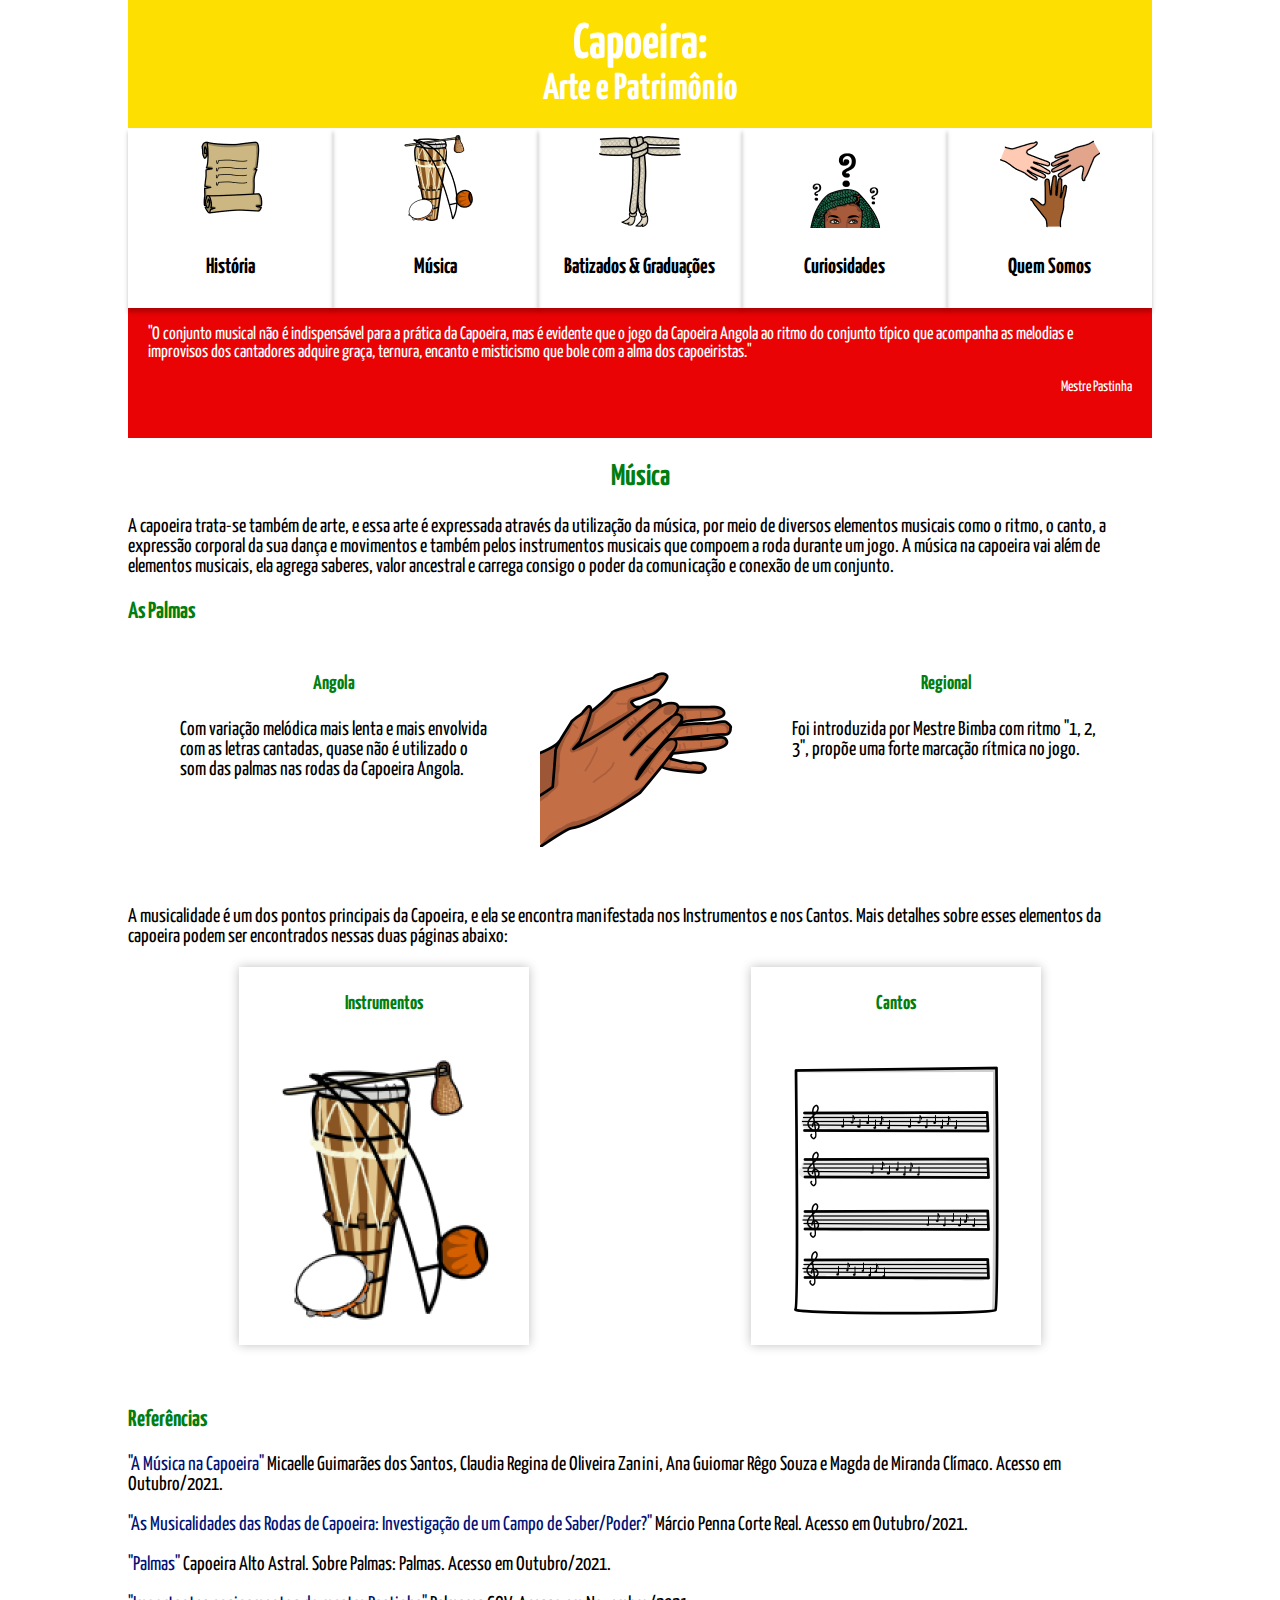
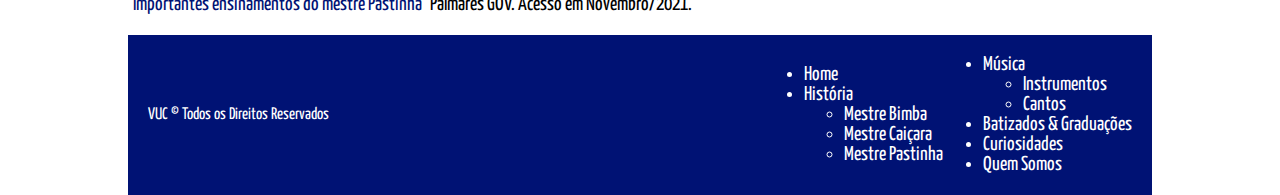
<file: musica.html>
<!DOCTYPE html>
<html lang="pt-BR">

<head>
    <meta charset="UTF-8">
    <title>Música</title>
    <link rel="stylesheet" type="text/css" href="./css/estilo.css">
</head>

<body id="musica">
    <header>
        <nav class="flex flex-vertical flex-a-center">
            <a class="cabecalho w-2-de-2 m-none p-vertical_pequeno" href="./index.html">
                <hgroup class="titulo text-a-center">
                    <h1 class="m-none">
                        Capoeira:
                    </h1>
                    <h2 class="m-none">
                        Arte e Patrimônio
                    </h2>
                </hgroup>
            </a>
            <ul class="flex menu flex-j-evenly w-2-de-2 l-style-none m-none p-none">
                <li class="w-1-de-5 card-menu">
                    <a class="flex flex-vertical flex-a-center" href="./historia.html">
                        <img src="./imagens/historia.png"
                            alt="Imagem do menu da página História">
                        <h4>História</h4>
                    </a>
                    <ul class="menu-dropdown oculto p-none l-style-none text-a-center">
                        <li>
                            <a href="./mestre_bimba.html">
                                Mestre Bimba
                            </a>
                        </li>
                        <li>
                            <a href="./mestre_caicara.html">
                                Mestre Caiçara
                            </a>
                        </li>
                        <li>
                            <a href="./mestre_pastinha.html">
                                Mestre Pastinha
                            </a>
                        </li>
                    </ul>
                </li>
                <li class="w-1-de-5 card-menu">
                    <a class="flex flex-vertical flex-a-center" href="./musica.html">
                        <img src="./imagens/musica.png"
                            alt="Imagem do menu da página Música">
                        <h4>Música</h4>
                    </a>
                    <ul class="menu-dropdown oculto p-none l-style-none text-a-center">
                        <li>
                            <a href="./instrumentos.html">
                               Instrumentos
                            </a>
                        </li>
                        <li>
                            <a href="./cantos.html">
                                Cantos
                            </a>
                        </li>
                    </ul>
                </li>
                <li class="w-1-de-5 card-menu">
                    <a class="flex flex-vertical flex-a-center" href="./batizados_graduacoes.html">
                        <img src="./imagens/graduacao.png"
                            alt="Imagem do menu da página Batizados & Graduações">
                        <h4>Batizados & Graduações</h4>
                    </a>
                </li>
                <li class="w-1-de-5 card-menu">
                    <a class="flex flex-vertical flex-a-center" href="./curiosidades.html">
                        <img src="./imagens/curiosidades.png"
                            alt="Imagem do menu da página Curiosidades">
                        <h4>Curiosidades</h4>
                    </a>
                </li>
                <li class="w-1-de-5 card-menu">
                    <a class="flex flex-vertical flex-a-center" href="./quem_somos.html">
                        <img src="./imagens/quemsomos.png"
                            alt="Imagem do menu da página Quem Somos">
                        <h4>Quem Somos</h4>
                    </a>
                </li>
            </ul>
        </nav>
    </header>
    <div class="flex flex-vertical flex-a-end citacao p-horizontal_pequeno">
        <blockquote class="m-none">
            <p>
                "O conjunto musical não é indispensável para a prática da Capoeira, mas é evidente que o jogo da Capoeira Angola ao ritmo do conjunto típico que acompanha as melodias e improvisos dos cantadores adquire graça, ternura, encanto e misticismo que bole com a alma dos capoeiristas."
            </p>
        </blockquote>
        <p class="m-none autor">Mestre Pastinha</p>
    </div>
    <article>
        <h2 class="text-a-center">Música</h2>
        <p>
            A capoeira trata-se também de arte, e essa arte é expressada através da utilização da música, por meio de diversos elementos musicais como o ritmo, o canto, a expressão corporal da sua dança e movimentos e também pelos instrumentos musicais que compoem a roda durante um jogo. A música na capoeira vai além de elementos musicais, ela agrega saberes, valor ancestral e carrega consigo o poder da comunicação e conexão de um conjunto.
        </p>
        <section class="p-bottom_pequeno">
            <h3>As Palmas</h3>
            <div class="flex flex-j-evenly">
                <section class="w-1-de-3">
                    <h4 class="text-a-center">Angola</h4>
                    <p>
                        Com variação melódica mais lenta e mais envolvida com as letras cantadas, quase não é utilizado
                        o som das palmas nas rodas da Capoeira Angola.
                    </p>
                </section>
                <img src="./imagens/palmas.png" alt="Imagem de uma batendo palmas.">
                <section class="w-1-de-3">
                    <h4 class="text-a-center">Regional</h4>
                    <p>
                        Foi introduzida por Mestre Bimba com ritmo "1, 2, 3", propõe uma forte marcação rítmica no jogo.
                    </p>
                </section>
            </div>
        </section>
        <div class="p-vertical_pequeno">
            <p>
                A musicalidade é um dos pontos principais da Capoeira, e ela se encontra manifestada nos Instrumentos e
                nos Cantos. Mais detalhes sobre esses elementos da capoeira podem ser encontrados nessas duas páginas
                abaixo:
            </p>
            <section class="flex flex-j-around">
                <a class="card-musica text-a-center p-horizontal_pequeno" href="./instrumentos.html">
                    <h4>Instrumentos</h4>
                    <img src="./imagens/instrumentos.png"
                        alt="Imagem de instrumentos relacionados a capoeira.">
                </a>

                <a class="card-musica text-a-center p-horizontal_pequeno" href="./cantos.html">
                    <h4>Cantos</h4>
                    <img src="./imagens/cantos.png"
                        alt="Imagem relacionada a cantos.">
                </a>
            </section>
        </div>
    </article>
    <section class="p-top_pequeno referencias">
        <h3>Referências</h3>
        <p>
            <a href="https://www.academia.edu/32568538/A_M%C3%9ASICA_NA_CAPOEIRA" target="_blank">"A Música na Capoeira"</a> Micaelle Guimarães dos Santos, Claudia Regina de Oliveira Zanini, Ana Guiomar Rêgo Souza e Magda de Miranda Clímaco. Acesso em Outubro/2021.
        </p>
        <p>
            <a href="https://repositorio.bc.ufg.br/bitstream/ri/4104/2/29513-124533-1-PB.pdf" target="_blank">"As Musicalidades das Rodas de Capoeira: Investigação de um Campo de Saber/Poder?"</a> Márcio Penna Corte Real. Acesso em Outubro/2021.
        </p>
        <p>
            <a href="https://capoeiraaltoastral.wordpress.com/sobre-capoeira/palmas/" target="_blank">"Palmas"</a> Capoeira Alto Astral. Sobre Palmas: Palmas. Acesso em Outubro/2021.
        </p>
        <p>
            <a href="https://www.palmares.gov.br/sites/000/2/download/pastinha.pdf" target="_blank">"Importantes ensinamentos do mestre Pastinha"</a>  Palmares GOV. Acesso em Novembro/2021. 
        </p>
    </section>
    <footer class="flex flex-reverse flex-a-center flex-j-between">
        <nav class="flex flex-a-center">
            <ul>
                <li><a href="index.html">Home</a></li>
                <li>
                    <a href="historia.html">História</a>
                    <ul>
                        <li><a href="mestre_bimba.html">Mestre Bimba</a></li>
                        <li><a href="mestre_caicara.html">Mestre Caiçara</a></li>
                        <li><a href="mestre_pastinha.html">Mestre Pastinha</a></li>
                    </ul>
                </li>
            </ul>
            <ul>
                <li>
                    <a href="musica.html">Música</a>
                    <ul>
                        <li><a href="instrumentos.html">Instrumentos</a></li>
                        <li><a href="cantos.html">Cantos</a></li>
                    </ul>
                </li>
                <li><a href="batizados_graduacoes.html">Batizados & Graduações</a></li>
                <li><a href="curiosidades.html">Curiosidades</a></li>
                <li><a href="quem_somos.html">Quem Somos</a></li>
            </ul>
        </nav>
        <small class="w-1-de-3">VUC © Todos os Direitos Reservados</small>
    </footer>
</body>
</html>
</file>
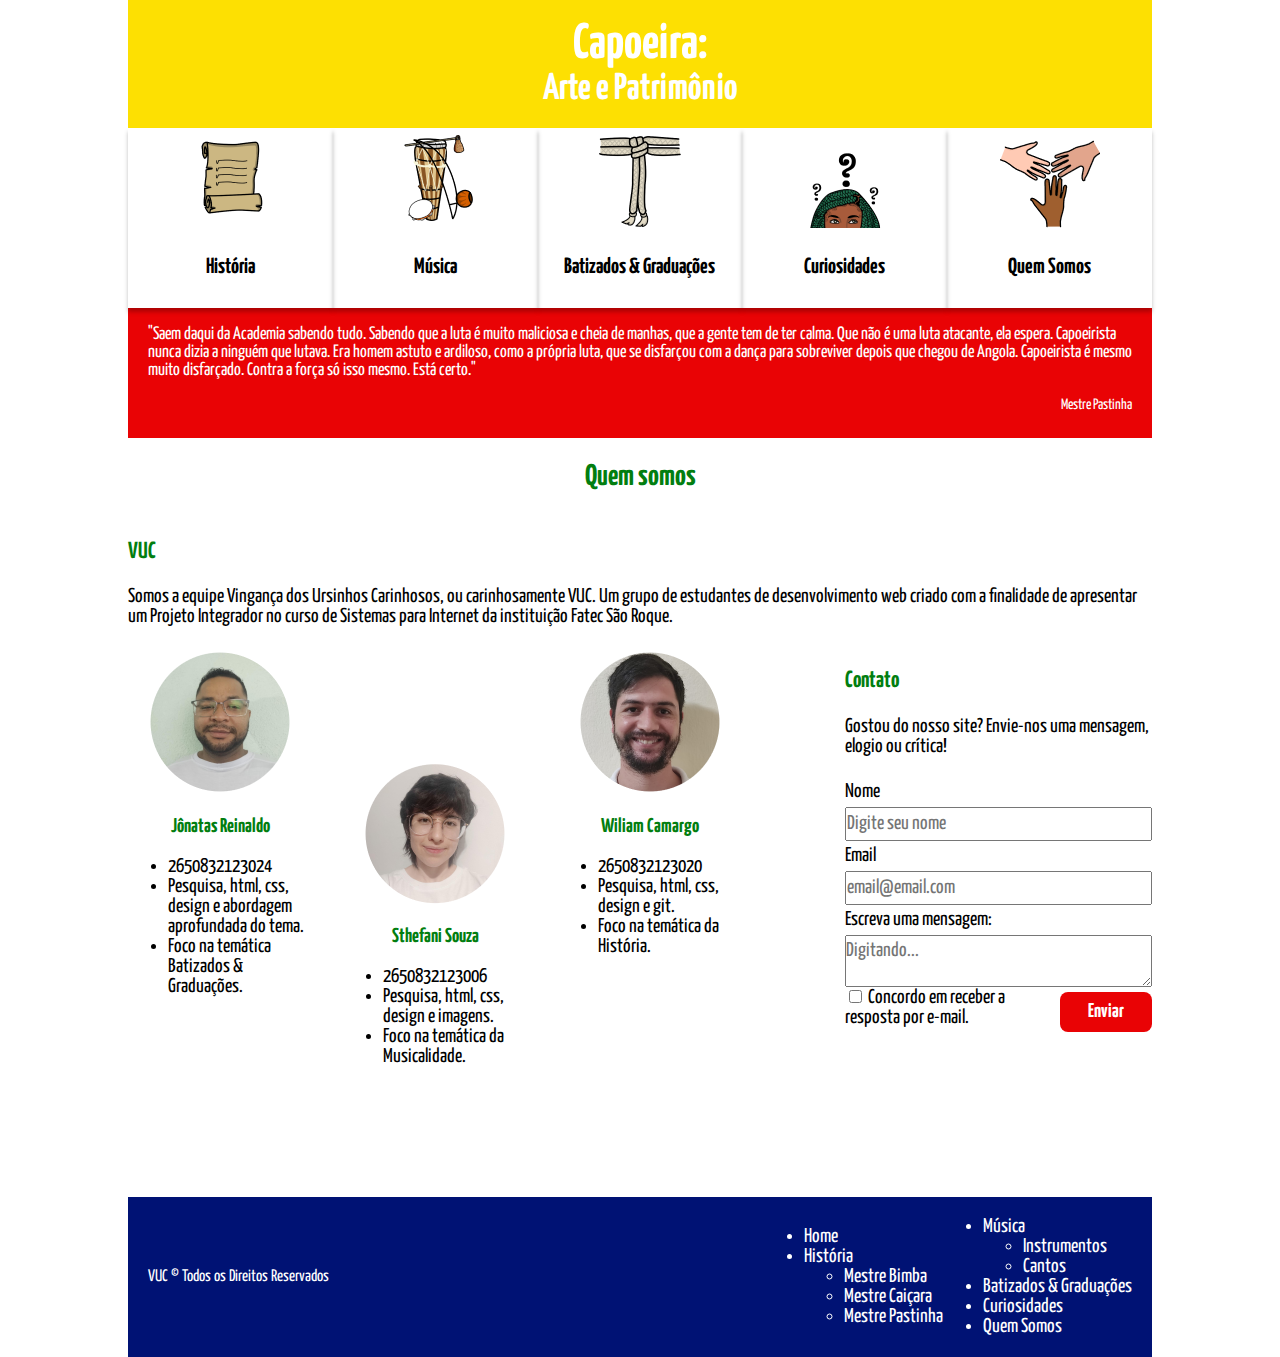
<file: quem_somos.html>
<!DOCTYPE html>
<html lang="pt-BR">

<head>
    <meta charset="UTF-8">
    <title>Quem Somos</title>
    <link rel="stylesheet" type="text/css" href="./css/estilo.css">
</head>

<body id="quemsomos">
    <header>
        <nav class="flex flex-vertical flex-a-center">
            <a class="cabecalho w-2-de-2 m-none p-vertical_pequeno" href="./index.html">
                <hgroup class="titulo text-a-center">
                    <h1 class="m-none">
                        Capoeira:
                    </h1>
                    <h2 class="m-none">
                        Arte e Patrimônio
                    </h2>
                </hgroup>
            </a>
            <ul class="flex menu flex-j-evenly w-2-de-2 l-style-none m-none p-none">
                <li class="w-1-de-5 card-menu">
                    <a class="flex flex-vertical flex-a-center" href="./historia.html">
                        <img src="./imagens/historia.png"
                            alt="Imagem do menu da página História">
                        <h4>História</h4>
                    </a>
                    <ul class="menu-dropdown oculto p-none l-style-none text-a-center">
                        <li>
                            <a href="./mestre_bimba.html">
                                Mestre Bimba
                            </a>
                        </li>
                        <li>
                            <a href="./mestre_caicara.html">
                                Mestre Caiçara
                            </a>
                        </li>
                        <li>
                            <a href="./mestre_pastinha.html">
                                Mestre Pastinha
                            </a>
                        </li>
                    </ul>
                </li>
                <li class="w-1-de-5 card-menu">
                    <a class="flex flex-vertical flex-a-center" href="./musica.html">
                        <img src="./imagens/musica.png"
                            alt="Imagem do menu da página Música">
                        <h4>Música</h4>
                    </a>
                    <ul class="menu-dropdown oculto p-none l-style-none text-a-center">
                        <li>
                            <a href="./instrumentos.html">
                               Instrumentos
                            </a>
                        </li>
                        <li>
                            <a href="./cantos.html">
                                Cantos
                            </a>
                        </li>
                    </ul>
                </li>
                <li class="w-1-de-5 card-menu">
                    <a class="flex flex-vertical flex-a-center" href="./batizados_graduacoes.html">
                        <img src="./imagens/graduacao.png"
                            alt="Imagem do menu da página Batizados & Graduações">
                        <h4>Batizados & Graduações</h4>
                    </a>
                </li>
                <li class="w-1-de-5 card-menu">
                    <a class="flex flex-vertical flex-a-center" href="./curiosidades.html">
                        <img src="./imagens/curiosidades.png"
                            alt="Imagem do menu da página Curiosidades">
                        <h4>Curiosidades</h4>
                    </a>
                </li>
                <li class="w-1-de-5 card-menu">
                    <a class="flex flex-vertical flex-a-center" href="./quem_somos.html">
                        <img src="./imagens/quemsomos.png"
                            alt="Imagem do menu da página Quem Somos">
                        <h4>Quem Somos</h4>
                    </a>
                </li>
            </ul>
        </nav>
    </header>
    <div class="flex flex-vertical flex-a-end citacao p-horizontal_pequeno">
        <blockquote class="m-none">
            <p>
                "Saem daqui da Academia sabendo tudo. Sabendo que a luta é muito maliciosa e cheia de
                manhas, que a gente tem de ter calma. Que não é uma luta atacante, ela espera.
                Capoeirista nunca dizia a ninguém que lutava. Era homem astuto e ardiloso, como a própria luta,
                que se disfarçou com a dança para sobreviver depois que chegou de Angola. Capoeirista é
                mesmo muito disfarçado. Contra a força só isso mesmo. Está certo."
            </p>
        </blockquote>
        <p class="m-none autor">Mestre Pastinha</p>
    </div>
    <article>
        <h2 class="text-a-center">Quem somos</h2>
        <section class="flex flex-wrap flex-j-between">
            <div class="w-2-de-2">
                <h3>VUC</h3>
                <p>
                    Somos a equipe Vingança dos Ursinhos Carinhosos, ou carinhosamente VUC. Um grupo de estudantes de desenvolvimento web criado com a finalidade de apresentar um Projeto Integrador no curso de Sistemas para Internet da instituição Fatec São Roque.
                </p>
            </div>
            <div class="flex flex-j-between quem-somos w-2-de-3">
                <section class="w-1-de-3 flex flex-vertical flex-a-center">
                    <img src="./imagens/jonatas.png"
                        alt="Retrato de Jônatas Reinaldo">
                    <h4 class="m-none p-top_pequeno">Jônatas Reinaldo</h4>
                    <ul>
                        <li>2650832123024</li>
                        <li>Pesquisa, html, css, design e abordagem aprofundada do tema.</li>
                        <li>Foco na temática Batizados & Graduações.</li>
                    </ul>
                </section>
                <section class="w-1-de-3 align-s-center flex flex-vertical flex-a-center">
                    <img src="./imagens/sthefani.png"
                        alt="Retrato de Sthefani Souza">
                    <h4 class="m-none p-top_pequeno">Sthefani Souza</h4>
                    <ul>
                        <li>2650832123006</li>
                        <li>Pesquisa, html, css, design e imagens.</li>
                        <li>Foco na temática da Musicalidade.</li>
                    </ul>
                </section>
                <section class="w-1-de-3 flex flex-vertical flex-a-center">
                    <img src="./imagens/wiliam.png"
                        alt="Retrato de Wiliam Camargo">
                    <h4 class="m-none p-top_pequeno">Wiliam Camargo</h4>
                    <ul>
                        <li>2650832123020</li>
                        <li>Pesquisa, html, css, design e git.</li>
                        <li>Foco na temática da História.</li>
                    </ul>
                </section>
            </div>
            <section class="w-1-de-3">
                <h3>Contato</h3>
                <p>
                    Gostou do nosso site? Envie-nos uma mensagem, elogio ou crítica!
                </p>
                <form class="flex flex-vertical form">
                    <label>Nome</label>
                    <input type="text" placeholder="Digite seu nome">
                    <label>Email</label>
                    <input type="email" placeholder="email@email.com">
                    <label>Escreva uma mensagem:</label>
                    <textarea placeholder="Digitando..."></textarea>
                    <div class="flex flex-j-between">
                        <div class="w-2-de-3">
                            <input type="checkbox">
                            <label>Concordo em receber a resposta por e-mail.</label>
                        </div>
                        <button class="w-1-de-3 p-around_x-pequeno">Enviar</button>
                    </div>
                </form>
            </section>
        </section>
    </article>
    <footer class="flex flex-reverse flex-a-center flex-j-between">
        <nav class="flex flex-a-center">
            <ul>
                <li><a href="index.html">Home</a></li>
                <li>
                    <a href="historia.html">História</a>
                    <ul>
                        <li><a href="mestre_bimba.html">Mestre Bimba</a></li>
                        <li><a href="mestre_caicara.html">Mestre Caiçara</a></li>
                        <li><a href="mestre_pastinha.html">Mestre Pastinha</a></li>
                    </ul>
                </li>
            </ul>
            <ul>
                <li>
                    <a href="musica.html">Música</a>
                    <ul>
                        <li><a href="instrumentos.html">Instrumentos</a></li>
                        <li><a href="cantos.html">Cantos</a></li>
                    </ul>
                </li>
                <li><a href="batizados_graduacoes.html">Batizados & Graduações</a></li>
                <li><a href="curiosidades.html">Curiosidades</a></li>
                <li><a href="quem_somos.html">Quem Somos</a></li>
            </ul>
        </nav>
        <small class="w-1-de-3">VUC © Todos os Direitos Reservados</small>
    </footer>
</body>

</html>
</file>
<file: css/estilo.css>
@charset "UTF-8";

@import url('https://fonts.googleapis.com/css2?family=Yanone+Kaffeesatz:wght@300;400&display=swap');

*{
  font-family: 'Yanone Kaffeesatz', sans-serif;
  text-decoration: none;
}

body{
  width: 1024px;
  margin: 0 auto;
  font-size: 20px;
}

footer, footer a{
  background-color: #001274;
  color: #fff;
}

h2, h3, h4, h5{
  color: #027e10;
}

/*Tables*/
table{
  border-collapse: collapse;
}

tr:nth-child(odd){
  background-color: lightgray;
}

tr:nth-child(even){
  background-color: whitesmoke;
}

td{
  height: 40px;
}

th{
  background-color: #e90305;
  color: #fff;
  height: 45px;
}

.text-a-center, td:first-child{
  text-align: center;
}


/* Largura */

.w-1-de-5{
  width: 20%;
}

.w-2-de-5{
  width: 40%;
}

.w-4-de-5{
  width: 80%;
}

.w-1-de-2{
  width: 50%;
}

.w-2-de-2{
  width: 100%;
}

.w-1-de-3{
  width: 30%;
}

.w-2-de-3, .w-3-de-5{
  width: 60%;
}

.w-3-de-3{
  width:90%;
}

/* Display flex */

.flex{
  display: flex;
}

.flex-vertical{
  flex-direction: column;
}

.flex-wrap{
  flex-wrap: wrap;
}

.flex-j-evenly{
  justify-content: space-evenly;
}

.flex-j-around{
  justify-content: space-around;
}

.flex-j-between{
  justify-content: space-between;
}

.flex-reverse{
  flex-direction: row-reverse;
}

.flex-a-end{
  align-items: flex-end;
}

.flex-a-center{
  align-items: center;
}

.align-s-center{
  align-self: center;
}

/* Margin */

.m-none{
  margin: 0;
}

.m-vertical_x-pequeno{
  margin: 10px 0;
}

/* Padding */

.p-none{
  padding: 0;
}

.p-around_x-pequeno{
  padding: 10px;
}

.p-around_pequeno{
  padding: 20px;
}

.p-vertical_pequeno, .menu-dropdown li{
  padding: 20px 0;
}

.p-horizontal_pequeno, footer{
  padding: 0 20px;
}

.p-top_pequeno{
  padding-top: 20px;
}

.p-top_medio{
  padding-top: 30px;
}

.p-bottom_pequeno{
  padding-bottom: 20px;
}

.oculto{
  display: none;
}

.l-style-none{
  list-style: none;
}

/* Menu */
.card-menu, .menu-dropdown li{
  box-shadow: 0px 4px 4px rgba(0, 0, 0, 0.25);
}

.menu h4{
  font-size: 22px;
}

.menu h4, .menu a, .menu p{
  color: black;
}

.menu-dropdown{
  position: absolute;
  width: 204px;
}

.menu-dropdown li{
  background-color: white;
  border: solid whitesmoke 2px;
}

.card-menu:hover .menu-dropdown {
  display: block;
}

.citacao{
  font-size: 18px;
  height: 130px;
  background-color: #e90305;
}

.cabecalho{
  background-color: #fde002;
}

.cabecalho h1, .cabecalho h2, .cabecalho a, .citacao blockquote, .citacao p, button{
  color: white;
}

.referencias a, .mestres a, aside a{
  color: #001274;
}

/*Home*/
#index hgroup{
  font-size: 42px;

}

#index hgroup h1, #index hgroup h2{
  color: #fde002;
}

#index q, .titulo{
  font-size: 25px;
}

.autor{
  font-size: 15px;
}

/*Música*/
.card-musica, .card-curiosidades, .card-index{
  box-shadow: 0px 0px 10px rgba(0, 0, 0, 0.25);
}

.card-curiosidades{
  padding: 15px;
}

/*Formulario*/
.form label, button{
  margin: 5px 0;
}

.form input, button, textarea{
  padding: 5px 0;
  font-size: 20px;
}

button{
  background-color: #e90305;
  border: none;
  border-radius: 8px;
  font-weight: bold;
}

/* Quem somos */

.quem-somos{
  height: 550px;
}
</file>
